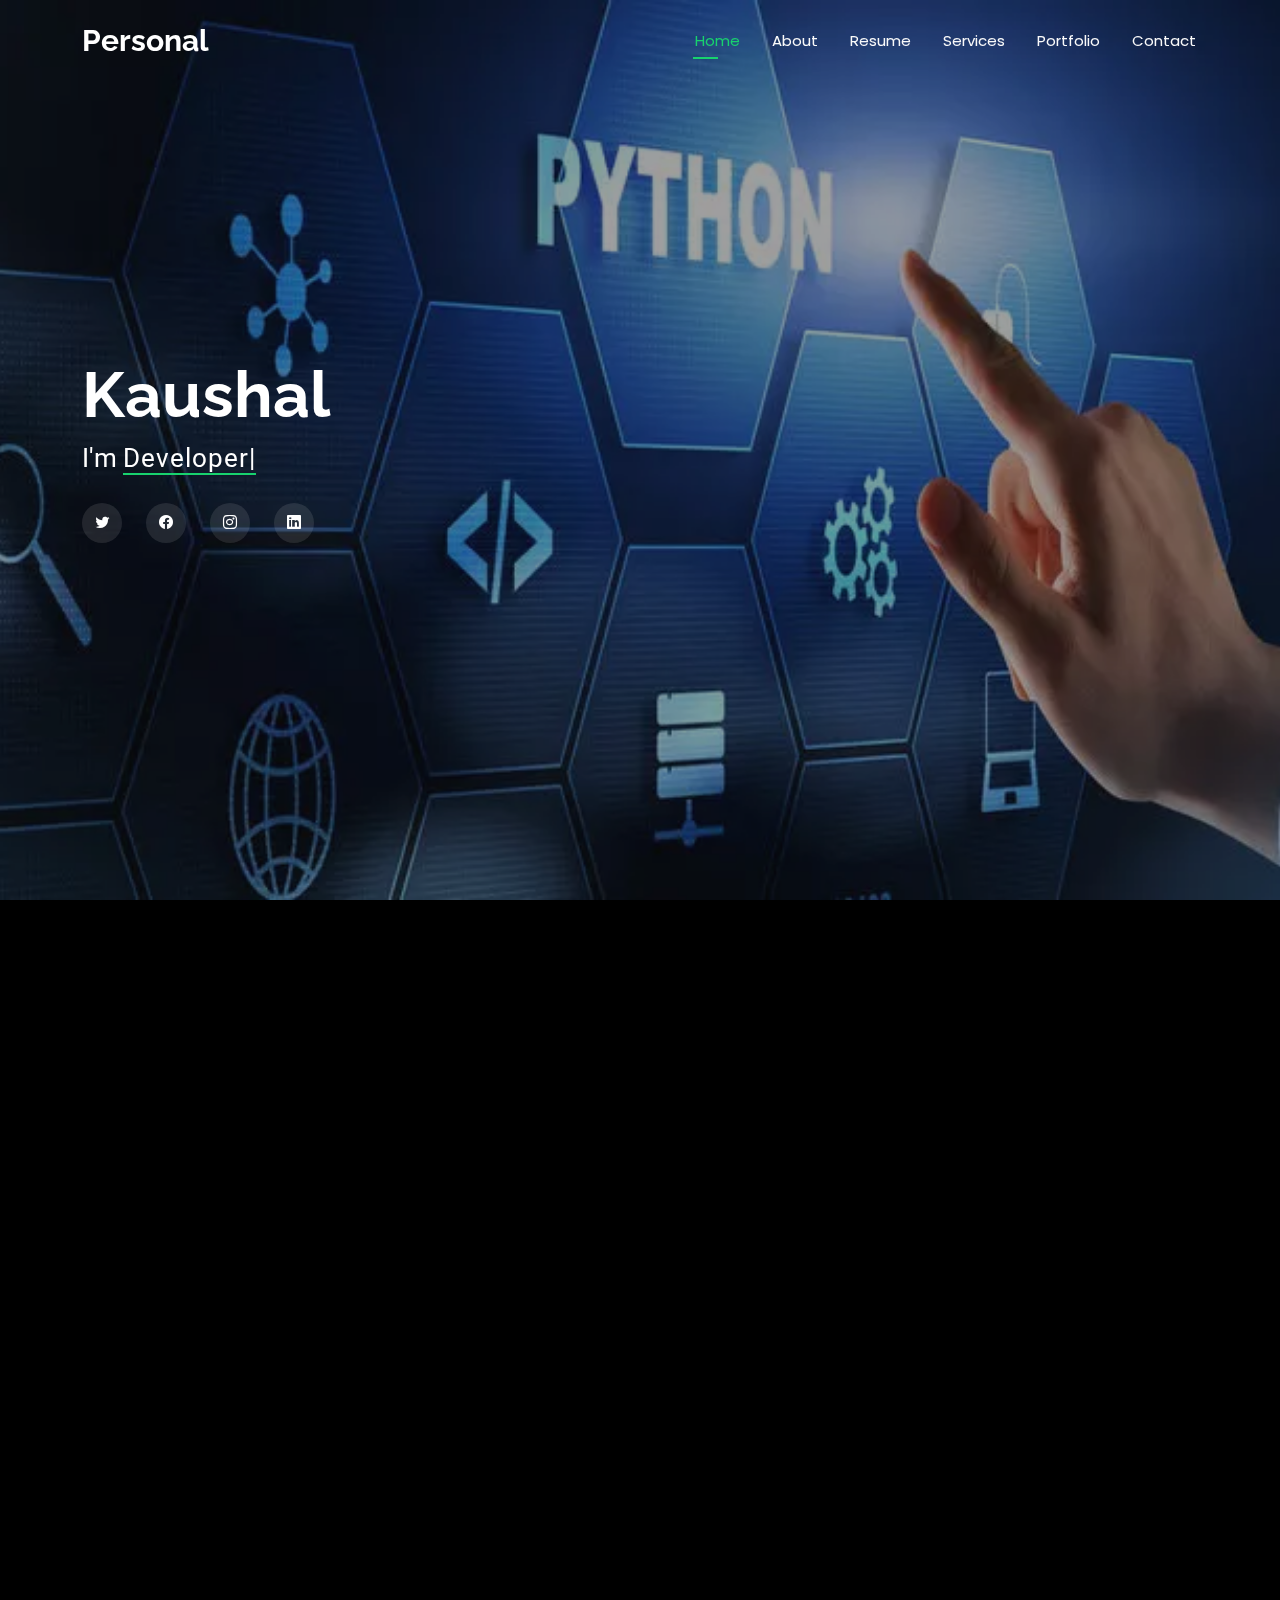
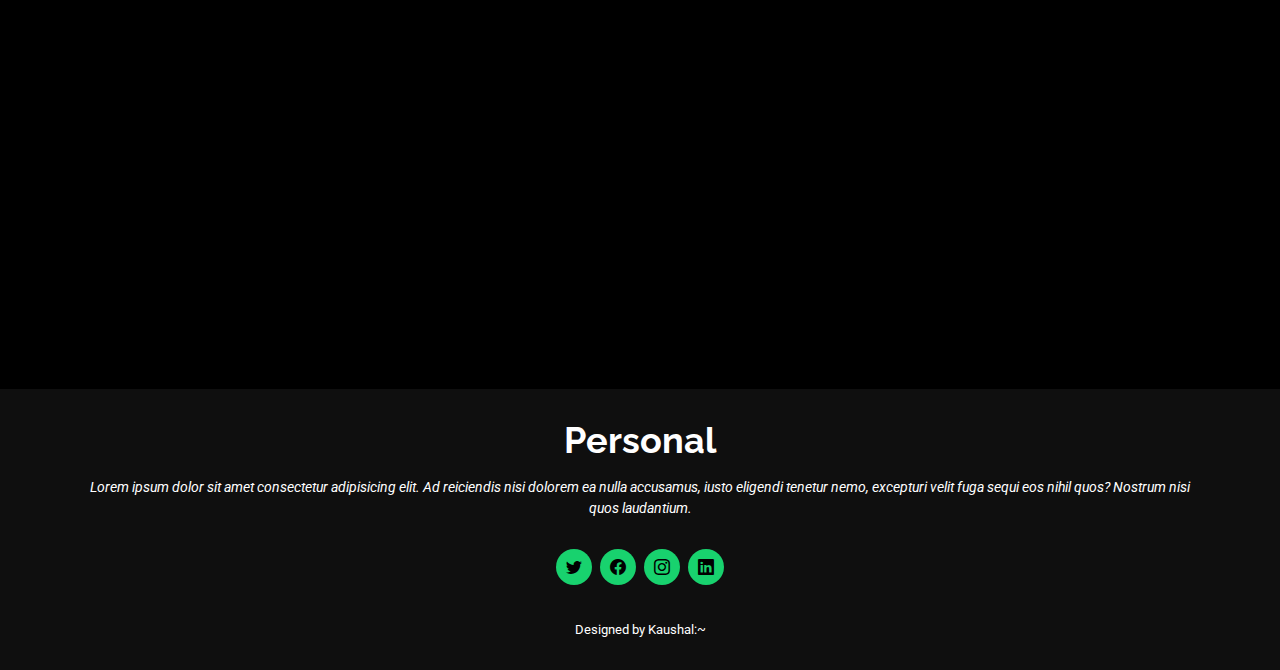
<file: index.html>
<!DOCTYPE html>
<html lang="en">

<head>
  <meta charset="utf-8">
  <meta content="width=device-width, initial-scale=1.0" name="viewport">
  <title>Portfolio</title>
  <meta name="description" content="">
  <meta name="keywords" content="">

  <!-- Favicons -->
  <!-- <link href="assets/img/favicon.png" rel="icon">
  <link href="assets/img/apple-touch-icon.png" rel="apple-touch-icon"> -->

  <!-- Fonts -->
  <link href="https://fonts.googleapis.com" rel="preconnect">
  <link href="https://fonts.gstatic.com" rel="preconnect" crossorigin>
  <link href="https://fonts.googleapis.com/css2?family=Roboto:ital,wght@0,100;0,300;0,400;0,500;0,700;0,900;1,100;1,300;1,400;1,500;1,700;1,900&family=Poppins:ital,wght@0,100;0,200;0,300;0,400;0,500;0,600;0,700;0,800;0,900;1,100;1,200;1,300;1,400;1,500;1,600;1,700;1,800;1,900&family=Raleway:ital,wght@0,100;0,200;0,300;0,400;0,500;0,600;0,700;0,800;0,900;1,100;1,200;1,300;1,400;1,500;1,600;1,700;1,800;1,900&display=swap" rel="stylesheet">

  <!-- Vendor CSS Files -->
  <link href="assets/vendor/bootstrap/css/bootstrap.min.css" rel="stylesheet">
  <link href="assets/vendor/bootstrap-icons/bootstrap-icons.css" rel="stylesheet">
  <link href="assets/vendor/aos/aos.css" rel="stylesheet">
  <link href="assets/vendor/swiper/swiper-bundle.min.css" rel="stylesheet">
  <link href="assets/vendor/glightbox/css/glightbox.min.css" rel="stylesheet">

  <!-- Main CSS File -->
  <link href="assets/css/main.css" rel="stylesheet">


</head>

<body class="index-page">

  <header id="header" class="header d-flex align-items-center fixed-top">
    <div class="container-fluid container-xl position-relative d-flex align-items-center justify-content-between">

      <a href="index.html" class="logo d-flex align-items-center">
        <!-- Uncomment the line below if you also wish to use an image logo -->
        <!-- <img src="assets/img/logo.png" alt=""> -->
        <h1 class="sitename">Personal</h1>
      </a>

      <nav id="navmenu" class="navmenu">
        <ul>
          <li><a href="index.html" class="active">Home</a></li>
          <li><a href="about.html">About</a></li>
          <li><a href="resume.html">Resume</a></li>
          <li><a href="services.html">Services</a></li>
          <li><a href="portfolio.html">Portfolio</a></li>
          <!-- <li class="dropdown"><a href="#"><span>Dropdown</span> <i class="bi bi-chevron-down toggle-dropdown"></i></a>
            <ul>
              <li><a href="#">Dropdown 1</a></li>
              <li class="dropdown"><a href="#"><span>Deep Dropdown</span> <i class="bi bi-chevron-down toggle-dropdown"></i></a>
                <ul>
                  <li><a href="#">Deep Dropdown 1</a></li>
                  <li><a href="#">Deep Dropdown 2</a></li>
                  <li><a href="#">Deep Dropdown 3</a></li>
                  <li><a href="#">Deep Dropdown 4</a></li>
                  <li><a href="#">Deep Dropdown 5</a></li>
                </ul>
              </li>
              <li><a href="#">Dropdown 2</a></li>
              <li><a href="#">Dropdown 3</a></li>
              <li><a href="#">Dropdown 4</a></li>
            </ul>
          </li> -->
          <li><a href="contact.html">Contact</a></li>
        </ul>
        <i class="mobile-nav-toggle d-xl-none bi bi-list"></i>
      </nav>

    </div>
  </header>

  <main class="main">

    <!-- Hero Section -->
    <section id="hero" class="hero section dark-background">

      <img src="assets/img/devloper.jpg" style="opacity: 0.6;" alt="" data-aos="fade-in">

      <div class="container" data-aos="zoom-out" data-aos-delay="100">
        <h2>Kaushal</h2>
        <p>I'm <span class="typed" data-typed-items="Developer, Designer, Freelancer">Developer</span><span class="typed-cursor typed-cursor--blink"></span></p>
        <div class="social-links">
          <a href="#"><i class="bi bi-twitter"></i></a>
          <a href="#"><i class="bi bi-facebook"></i></a>
          <a href="#"><i class="bi bi-instagram"></i></a>
          <a href="#"><i class="bi bi-linkedin"></i></a>
        </div>
        
      </div>

    </section><!-- /Hero Section -->
  </main>
  <div class="page-title" data-aos="fade">
    <div class="heading">
      <div class="container">
        <div class="row d-flex justify-content-center text-center">
          <div class="col-lg-8">
            <h1>About</h1>
            <p class="mb-0">Lorem ipsum dolor sit amet consectetur adipisicing elit. Minima repudiandae consequatur iste nam, eos eum.</p>
          </div>
        </div>
      </div>
    </div>
    <nav class="breadcrumbs">
      <div class="container">
        <ol>
          <li><a href="index.html">Home</a></li>
          <li class="current">About</li>
        </ol>
      </div>
    </nav>
  </div>
  <!-- About  -->
  <section id="about" class="about section">

    <div class="container" data-aos="fade-up" data-aos-delay="100">

      <div class="row gy-4 justify-content-center">
        <div class="col-lg-4">
          <img src="assets/img/ks2 .jpg" class="img-fluid rounded-circle" alt="">
        </div>
        <div class="col-lg-8 content">
          <h2>Freelancer &amp; Web Developer.</h2>
          <p class="fst-italic py-3">
            Lorem ipsum dolor sit amet, consectetur adipiscing elit, sed do eiusmod tempor incididunt ut labore et dolore
            magna aliqua.
          </p>
          <div class="row">
            <div class="col-lg-6">
              <ul>
                <li><i class="bi bi-chevron-right"></i> <strong>Birthday:</strong> <span>10 may 2000</span></li>
                <li><i class="bi bi-chevron-right"></i> <strong>Website:</strong> <span>www.example.com</span></li>
                <li><i class="bi bi-chevron-right"></i> <strong>Phone:</strong> <span>+123 456 7890</span></li>
                <li><i class="bi bi-chevron-right"></i> <strong>City:</strong> <span>Rajkot , Ahemdabad </span></li>
              </ul>
            </div>
            <div class="col-lg-6">
              <ul>
                <li><i class="bi bi-chevron-right"></i> <strong>Age:</strong> <span>20</span></li>
                <li><i class="bi bi-chevron-right"></i> <strong>Degree:</strong> <span>Master</span></li>
                <li><i class="bi bi-chevron-right"></i> <strong>Email:</strong> <span>email@example.com</span></li>
                <li><i class="bi bi-chevron-right"></i> <strong>Freelance:</strong> <span>Available</span></li>
              </ul>
            </div>
          </div>
          <p class="py-3">
            Lorem ipsum dolor sit amet consectetur adipisicing elit. Neque, et consectetur earum cumque sequi natus nulla beatae dolorum nesciunt. Tenetur veritatis error aperiam animi quaerat.
          </p>
        </div>
      </div>

    </div>

  </section>
  <!-- Stats Section -->
  <section id="stats" class="stats section">

    <div class="container" data-aos="fade-up" data-aos-delay="100">

      <div class="row gy-4">

        <div class="col-lg-3 col-md-6 d-flex flex-column align-items-center">
          <i class="bi bi-emoji-smile"></i>
          <div class="stats-item">
            <span data-purecounter-start="0" data-purecounter-end="232" data-purecounter-duration="1" class="purecounter"></span>
            <p>Happy Clients</p>
          </div>
        </div><!-- End Stats Item -->

        <div class="col-lg-3 col-md-6 d-flex flex-column align-items-center">
          <i class="bi bi-journal-richtext"></i>
          <div class="stats-item">
            <span data-purecounter-start="0" data-purecounter-end="521" data-purecounter-duration="1" class="purecounter"></span>
            <p>Projects</p>
          </div>
        </div><!-- End Stats Item -->

        <div class="col-lg-3 col-md-6 d-flex flex-column align-items-center">
          <i class="bi bi-headset"></i>
          <div class="stats-item">
            <span data-purecounter-start="0" data-purecounter-end="1463" data-purecounter-duration="1" class="purecounter"></span>
            <p>Hours Of Support</p>
          </div>
        </div><!-- End Stats Item -->

        <div class="col-lg-3 col-md-6 d-flex flex-column align-items-center">
          <i class="bi bi-people"></i>
          <div class="stats-item">
            <span data-purecounter-start="0" data-purecounter-end="15" data-purecounter-duration="1" class="purecounter"></span>
            <p>Hard Workers</p>
          </div>
        </div><!-- End Stats Item -->

      </div>

    </div>

  </section>
  <!-- Skills Section -->
  <section id="skills" class="skills section">

    <!-- Section Title -->
    <div class="container section-title" data-aos="fade-up">
      <h2>Skills</h2>
      <div><span>My</span> <span class="description-title">Skills</span></div>
    </div><!-- End Section Title -->

    <div class="container" data-aos="fade-up" data-aos-delay="100">

      <div class="row skills-content skills-animation">

        <div class="col-lg-6">

          <div class="progress">
            <span class="skill"><span>HTML</span> <i class="val">100%</i></span>
            <div class="progress-bar-wrap">
              <div class="progress-bar" role="progressbar" aria-valuenow="100" aria-valuemin="0" aria-valuemax="100"></div>
            </div>
          </div><!-- End Skills Item -->

          <div class="progress">
            <span class="skill"><span>CSS</span> <i class="val">90%</i></span>
            <div class="progress-bar-wrap">
              <div class="progress-bar" role="progressbar" aria-valuenow="90" aria-valuemin="0" aria-valuemax="100"></div>
            </div>
          </div><!-- End Skills Item -->

          <div class="progress">
            <span class="skill"><span>JavaScript</span> <i class="val">75%</i></span>
            <div class="progress-bar-wrap">
              <div class="progress-bar" role="progressbar" aria-valuenow="75" aria-valuemin="0" aria-valuemax="100"></div>
            </div>
          </div><!-- End Skills Item -->

        </div>

        <div class="col-lg-6">

          <div class="progress">
            <span class="skill"><span>Bootstrap</span> <i class="val">80%</i></span>
            <div class="progress-bar-wrap">
              <div class="progress-bar" role="progressbar" aria-valuenow="80" aria-valuemin="0" aria-valuemax="100"></div>
            </div>
          </div><!-- End Skills Item -->

          <div class="progress">
            <span class="skill"><span>Python</span> <i class="val">90%</i></span>
            <div class="progress-bar-wrap">
              <div class="progress-bar" role="progressbar" aria-valuenow="90" aria-valuemin="0" aria-valuemax="100"></div>
            </div>
          </div><!-- End Skills Item -->

          <div class="progress">
            <span class="skill"><span>JQuaey</span> <i class="val">55%</i></span>
            <div class="progress-bar-wrap">
              <div class="progress-bar" role="progressbar" aria-valuenow="55" aria-valuemin="0" aria-valuemax="100"></div>
            </div>
          </div><!-- End Skills Item -->

        </div>

      </div>

    </div>

  </section>
<!-- Testimonials Section -->
  <section id="testimonials" class="testimonials section">

    <!-- Section Title -->
    <div class="container section-title" data-aos="fade-up">
      <h2>Testimonials</h2>
      <div><span>Check my</span> <span class="description-title">Testimonials</span></div>
    </div><!-- End Section Title -->

    <div class="container" data-aos="fade-up" data-aos-delay="100">

      <div class="swiper init-swiper" data-speed="600" data-delay="5000" data-breakpoints="{ &quot;320&quot;: { &quot;slidesPerView&quot;: 1, &quot;spaceBetween&quot;: 40 }, &quot;1200&quot;: { &quot;slidesPerView&quot;: 3, &quot;spaceBetween&quot;: 40 } }">
        <script type="application/json" class="swiper-config">
          {
            "loop": true,
            "speed": 600,
            "autoplay": {
              "delay": 5000
            },
            "slidesPerView": "auto",
            "pagination": {
              "el": ".swiper-pagination",
              "type": "bullets",
              "clickable": true
            },
            "breakpoints": {
              "320": {
                "slidesPerView": 1,
                "spaceBetween": 40
              },
              "1200": {
                "slidesPerView": 3,
                "spaceBetween": 20
              }
            }
          }
        </script>
        <div class="swiper-wrapper">

          <div class="swiper-slide">
            <div class="testimonial-item" "="">
          <p>
            <i class=" bi bi-quote quote-icon-left"></i>
              <span>Proin iaculis purus consequat sem cure digni ssim donec porttitora entum suscipit rhoncus. Accusantium quam, ultricies eget id, aliquam eget nibh et. Maecen aliquam, risus at semper.</span>
              <i class="bi bi-quote quote-icon-right"></i>
              </p>
              <img src="assets/img/testimonials/testimonials-1.jpg" class="testimonial-img" alt="">
              <h3>Saul Goodman</h3>
              <h4>Ceo &amp; Founder</h4>
            </div>
          </div><!-- End testimonial item -->

          <div class="swiper-slide">
            <div class="testimonial-item">
              <p>
                <i class="bi bi-quote quote-icon-left"></i>
                <span>Export tempor illum tamen malis malis eram quae irure esse labore quem cillum quid malis quorum velit fore eram velit sunt aliqua noster fugiat irure amet legam anim culpa.</span>
                <i class="bi bi-quote quote-icon-right"></i>
              </p>
              <img src="assets/img/testimonials/testimonials-2.jpg" class="testimonial-img" alt="">
              <h3>Sara Wilsson</h3>
              <h4>Designer</h4>
            </div>
          </div><!-- End testimonial item -->

          <div class="swiper-slide">
            <div class="testimonial-item">
              <p>
                <i class="bi bi-quote quote-icon-left"></i>
                <span>Enim nisi quem export duis labore cillum quae magna enim sint quorum nulla quem veniam duis minim tempor labore quem eram duis noster aute amet eram fore quis sint minim.</span>
                <i class="bi bi-quote quote-icon-right"></i>
              </p>
              <img src="assets/img/testimonials/testimonials-3.jpg" class="testimonial-img" alt="">
              <h3>Jena Karlis</h3>
              <h4>Store Owner</h4>
            </div>
          </div><!-- End testimonial item -->

          <div class="swiper-slide">
            <div class="testimonial-item">
              <p>
                <i class="bi bi-quote quote-icon-left"></i>
                <span>Fugiat enim eram quae cillum dolore dolor amet nulla culpa multos export minim fugiat dolor enim duis veniam ipsum anim magna sunt elit fore quem dolore labore illum veniam.</span>
                <i class="bi bi-quote quote-icon-right"></i>
              </p>
              <img src="assets/img/testimonials/testimonials-4.jpg" class="testimonial-img" alt="">
              <h3>Matt Brandon</h3>
              <h4>Freelancer</h4>
            </div>
          </div><!-- End testimonial item -->

          <div class="swiper-slide">
            <div class="testimonial-item">
              <p>
                <i class="bi bi-quote quote-icon-left"></i>
                <span>Quis quorum aliqua sint quem legam fore sunt eram irure aliqua veniam tempor noster veniam sunt culpa nulla illum cillum fugiat legam esse veniam culpa fore nisi cillum quid.</span>
                <i class="bi bi-quote quote-icon-right"></i>
              </p>
              <img src="assets/img/testimonials/testimonials-5.jpg" class="testimonial-img" alt="">
              <h3>John Larson</h3>
              <h4>Entrepreneur</h4>
            </div>
          </div><!-- End testimonial item -->

        </div>
        <div class="swiper-pagination"></div>
      </div>

    </div>

  </section>
  <!-- Page Title -->
  <div class="page-title" data-aos="fade">
    <div class="heading">
      <div class="container">
        <div class="row d-flex justify-content-center text-center">
          <div class="col-lg-8">
            <h1>Resume</h1>
            <p class="mb-0">Odio et unde deleniti. Deserunt numquam exercitationem. Officiis quo odio sint voluptas consequatur ut a odio voluptatem. Sit dolorum debitis veritatis natus dolores. Quasi ratione sint. Sit quaerat ipsum dolorem.</p>
          </div>
        </div>
      </div>
    </div>
    <nav class="breadcrumbs">
      <div class="container">
        <ol>
          <li><a href="index.html">Home</a></li>
          <li class="current">Resume</li>
        </ol>
      </div>
    </nav>
  </div>
  <!-- Resume Section -->
  <section id="resume" class="resume section">

    <div class="container">

      <div class="row">

        <div class="col-lg-6" data-aos="fade-up" data-aos-delay="100">
          <h3 class="resume-title">Sumary</h3>

          <div class="resume-item pb-0">
            <h4>Brandon Johnson</h4>
            <p><em>
              Lorem ipsum dolor sit amet consectetur adipisicing elit. Nam nihil, reprehenderit ullam tempora labore nemo impedit. Harum optio omnis dolor!
            </em></p>
            <ul>
              <li>Rajkor</li>
              <li>456-7891</li>
              <li>example@.com</li>
            </ul>
          </div><!-- Edn Resume Item -->

          <h3 class="resume-title">Education</h3>
          <div class="resume-item">
            <h4>Std 10 <sup>th</sup>  &  Std 12 <sup>th</sup></h4> 
            <h5>2015 - 2016</h5>
            <p><em>Rochester Institute of Technology, Rochester, NY</em></p>
            <p>Qui deserunt veniam. Et sed aliquam labore tempore sed quisquam iusto autem sit. Ea vero voluptatum qui ut dignissimos deleniti nerada porti sand markend</p>
          </div><!-- Edn Resume Item -->

          <div class="resume-item">
            <h4>College</h4>
            <h5>2010 - 2014</h5>
            <p><em>Rochester Institute of Technology, Rochester, NY</em></p>
            <p>Quia nobis sequi est occaecati aut. Repudiandae et iusto quae reiciendis et quis Eius vel ratione eius unde vitae rerum voluptates asperiores voluptatem Earum molestiae consequatur neque etlon sader mart dila</p>
          </div><!-- Edn Resume Item -->

          <a href="Resume 1.pdf" target="_blank" class="btn btn-outline-success my-4">Resume</a>

        </div>

        <div class="col-lg-6" data-aos="fade-up" data-aos-delay="200">
          <h3 class="resume-title">Professional Experience</h3>
          <div class="resume-item">
            <h4>Senior graphic design specialist</h4>
            <h5>2019 - Present</h5>
            <p><em>Experion, New York, NY </em></p>
            <ul>
              <li>Lead in the design, development, and implementation of the graphic, layout, and production communication materials</li>
              <li>Delegate tasks to the 7 members of the design team and provide counsel on all aspects of the project. </li>
              <li>Supervise the assessment of all graphic materials in order to ensure quality and accuracy of the design</li>
              <li>Oversee the efficient use of production project budgets ranging from $2,000 - $25,000</li>
            </ul>
          </div><!-- Edn Resume Item -->

          <div class="resume-item">
            <h4>Graphic design specialist</h4>
            <h5>2017 - 2018</h5>
            <p><em>Stepping Stone Advertising, New York, NY</em></p>
            <ul>
              <li>Developed numerous marketing programs (logos, brochures,infographics, presentations, and advertisements).</li>
              <li>Managed up to 5 projects or tasks at a given time while under pressure</li>
              <li>Recommended and consulted with clients on the most appropriate graphic design</li>
              <li>Created 4+ design presentations and proposals a month for clients and account managers</li>
            </ul>
          </div><!-- Edn Resume Item -->

        </div>
        
      </div>
  
    </div>
        
  </section>
  <!-- Page Title -->
  <div class="page-title" data-aos="fade">
    <div class="heading">
      <div class="container">
        <div class="row d-flex justify-content-center text-center">
          <div class="col-lg-8">
            <h1>Services</h1>
            <p class="mb-0">Odio et unde deleniti. Deserunt numquam exercitationem. Officiis quo odio sint voluptas consequatur ut a odio voluptatem. Sit dolorum debitis veritatis natus dolores. Quasi ratione sint. Sit quaerat ipsum dolorem.</p>
          </div>
        </div>
      </div>
    </div>
    <nav class="breadcrumbs">
      <div class="container">
        <ol>
          <li><a href="index.html">Home</a></li>
          <li class="current">Services</li>
        </ol>
      </div>
    </nav>
  </div>
  <!-- Services Section -->
  <section id="services" class="services section">

    <div class="container">

      <div class="row gy-4">

        <div class="col-lg-4 col-md-6" data-aos="fade-up" data-aos-delay="100">
          <div class="service-item  position-relative">
            <div class="icon">
              <!-- <i class="bi bi-activity"></i> -->
              <i class="bi bi-palette-fill"></i>
            </div>
            <a href="service-details.html" class="stretched-link">
              <h3>Ui/Ux Design</h3>
            </a>
            <p>Provident nihil minus qui consequatur non omnis maiores. Eos accusantium minus dolores iure perferendis tempore et consequatur.</p>
          </div>
        </div><!-- End Service Item -->

        <div class="col-lg-4 col-md-6" data-aos="fade-up" data-aos-delay="200">
          <div class="service-item position-relative">
            <div class="icon">
              <!-- <i class="bi bi-broadcast"></i> -->
              <i class="bi bi-laptop-fill"></i>
            </div>
            <a href="service-details.html" class="stretched-link">
              <h3>Web Devlopment</h3>
            </a>
            <p>Ut autem aut autem non a. Sint sint sit facilis nam iusto sint. Libero corrupti neque eum hic non ut nesciunt dolorem.</p>
          </div>
        </div><!-- End Service Item -->

        <div class="col-lg-4 col-md-6" data-aos="fade-up" data-aos-delay="300">
          <div class="service-item position-relative">
            <div class="icon">
              <!-- <i class="bi bi-easel"></i> -->
              <i class="bi bi-briefcase-fill"></i>
            </div>
            <a href="service-details.html" class="stretched-link">
              <h3>Freelancer</h3>
            </a>
            <p>Ut excepturi voluptatem nisi sed. Quidem fuga consequatur. Minus ea aut. Vel qui id voluptas adipisci eos earum corrupti.</p>
          </div>
        </div><!-- End Service Item -->

        <!-- <div class="col-lg-4 col-md-6" data-aos="fade-up" data-aos-delay="400">
          <div class="service-item position-relative">
            <div class="icon">
              <i class="bi bi-bounding-box-circles"></i>
            </div>
            <a href="service-details.html" class="stretched-link">
              <h3>Asperiores Commodit</h3>
            </a>
            <p>Non et temporibus minus omnis sed dolor esse consequatur. Cupiditate sed error ea fuga sit provident adipisci neque.</p>
            <a href="service-details.html" class="stretched-link"></a>
          </div>
        </div> -->
        <!-- End Service Item -->

        <!-- <div class="col-lg-4 col-md-6" data-aos="fade-up" data-aos-delay="500">
          <div class="service-item position-relative">
            <div class="icon">
              <i class="bi bi-calendar4-week"></i>
            </div>
            <a href="service-details.html" class="stretched-link">
              <h3>Velit Doloremque</h3>
            </a>
            <p>Cumque et suscipit saepe. Est maiores autem enim facilis ut aut ipsam corporis aut. Sed animi at autem alias eius labore.</p>
            <a href="service-details.html" class="stretched-link"></a>
          </div>
        </div> -->
        <!-- End Service Item -->

        <!-- <div class="col-lg-4 col-md-6" data-aos="fade-up" data-aos-delay="600">
          <div class="service-item position-relative">
            <div class="icon">
              <i class="bi bi-chat-square-text"></i>
            </div>
            <a href="service-details.html" class="stretched-link">
              <h3>Dolori Architecto</h3>
            </a>
            <p>Hic molestias ea quibusdam eos. Fugiat enim doloremque aut neque non et debitis iure. Corrupti recusandae ducimus enim.</p>
            <a href="service-details.html" class="stretched-link"></a>
          </div>
        </div> -->
        <!-- End Service Item -->

      </div>

    </div>

  </section>
  <!-- Page Title -->
  <div class="page-title" data-aos="fade">
    <div class="heading">
      <div class="container">
        <div class="row d-flex justify-content-center text-center">
          <div class="col-lg-8">
            <h1>Portfolio</h1>
            <p class="mb-0">Odio et unde deleniti. Deserunt numquam exercitationem. Officiis quo odio sint voluptas consequatur ut a odio voluptatem. Sit dolorum debitis veritatis natus dolores. Quasi ratione sint. Sit quaerat ipsum dolorem.</p>
          </div>
        </div>
      </div>
    </div>
    <nav class="breadcrumbs">
      <div class="container">
        <ol>
          <li><a href="index.html">Home</a></li>
          <li class="current">Portfolio</li>
        </ol>
      </div>
    </nav>
  </div>
  <!-- Portfolio Section -->
  <section id="portfolio" class="portfolio section">

    <div class="container">

      <div class="isotope-layout" data-default-filter="*" data-layout="masonry" data-sort="original-order">

        <ul class="portfolio-filters isotope-filters" data-aos="fade-up" data-aos-delay="100">
          <li data-filter="*" class="filter-active">All</li>
          <li data-filter=".filter-app">App</li>
          <li data-filter=".filter-product">Product</li>
          <li data-filter=".filter-branding">Branding</li>
          <li data-filter=".filter-books">Books</li>
        </ul><!-- End Portfolio Filters -->

        <div class="row gy-4 isotope-container" data-aos="fade-up" data-aos-delay="200">

          <div class="col-lg-4 col-md-6 portfolio-item isotope-item filter-app">
            <div class="portfolio-content h-100">
              <img src="assets/img/portfolio/app-1.jpg" class="img-fluid" alt="">
              <div class="portfolio-info">
                <h4>App 1</h4>
                <p>Lorem ipsum, dolor sit amet consectetur</p>
                <a href="assets/img/portfolio/app-1.jpg" title="App 1" data-gallery="portfolio-gallery-app" class="glightbox preview-link"><i class="bi bi-zoom-in"></i></a>
                <a href="portfolio-details.html" title="More Details" class="details-link"><i class="bi bi-link-45deg"></i></a>
              </div>
            </div>
          </div><!-- End Portfolio Item -->

          <div class="col-lg-4 col-md-6 portfolio-item isotope-item filter-product">
            <div class="portfolio-content h-100">
              <img src="assets/img/portfolio/product-1.jpg" class="img-fluid" alt="">
              <div class="portfolio-info">
                <h4>Product 1</h4>
                <p>Lorem ipsum, dolor sit amet consectetur</p>
                <a href="assets/img/portfolio/product-1.jpg" title="Product 1" data-gallery="portfolio-gallery-product" class="glightbox preview-link"><i class="bi bi-zoom-in"></i></a>
                <a href="portfolio-details.html" title="More Details" class="details-link"><i class="bi bi-link-45deg"></i></a>
              </div>
            </div>
          </div><!-- End Portfolio Item -->

          <div class="col-lg-4 col-md-6 portfolio-item isotope-item filter-branding">
            <div class="portfolio-content h-100">
              <img src="assets/img/portfolio/branding-1.jpg" class="img-fluid" alt="">
              <div class="portfolio-info">
                <h4>Branding 1</h4>
                <p>Lorem ipsum, dolor sit amet consectetur</p>
                <a href="assets/img/portfolio/branding-1.jpg" title="Branding 1" data-gallery="portfolio-gallery-branding" class="glightbox preview-link"><i class="bi bi-zoom-in"></i></a>
                <a href="portfolio-details.html" title="More Details" class="details-link"><i class="bi bi-link-45deg"></i></a>
              </div>
            </div>
          </div><!-- End Portfolio Item -->

          <div class="col-lg-4 col-md-6 portfolio-item isotope-item filter-books">
            <div class="portfolio-content h-100">
              <img src="assets/img/portfolio/books-1.jpg" class="img-fluid" alt="">
              <div class="portfolio-info">
                <h4>Books 1</h4>
                <p>Lorem ipsum, dolor sit amet consectetur</p>
                <a href="assets/img/portfolio/books-1.jpg" title="Branding 1" data-gallery="portfolio-gallery-book" class="glightbox preview-link"><i class="bi bi-zoom-in"></i></a>
                <a href="portfolio-details.html" title="More Details" class="details-link"><i class="bi bi-link-45deg"></i></a>
              </div>
            </div>
          </div><!-- End Portfolio Item -->

          <div class="col-lg-4 col-md-6 portfolio-item isotope-item filter-app">
            <div class="portfolio-content h-100">
              <img src="assets/img/portfolio/app-2.jpg" class="img-fluid" alt="">
              <div class="portfolio-info">
                <h4>App 2</h4>
                <p>Lorem ipsum, dolor sit amet consectetur</p>
                <a href="assets/img/portfolio/app-2.jpg" title="App 2" data-gallery="portfolio-gallery-app" class="glightbox preview-link"><i class="bi bi-zoom-in"></i></a>
                <a href="portfolio-details.html" title="More Details" class="details-link"><i class="bi bi-link-45deg"></i></a>
              </div>
            </div>
          </div><!-- End Portfolio Item -->

          <div class="col-lg-4 col-md-6 portfolio-item isotope-item filter-product">
            <div class="portfolio-content h-100">
              <img src="assets/img/portfolio/product-2.jpg" class="img-fluid" alt="">
              <div class="portfolio-info">
                <h4>Product 2</h4>
                <p>Lorem ipsum, dolor sit amet consectetur</p>
                <a href="assets/img/portfolio/product-2.jpg" title="Product 2" data-gallery="portfolio-gallery-product" class="glightbox preview-link"><i class="bi bi-zoom-in"></i></a>
                <a href="portfolio-details.html" title="More Details" class="details-link"><i class="bi bi-link-45deg"></i></a>
              </div>
            </div>
          </div><!-- End Portfolio Item -->

          <div class="col-lg-4 col-md-6 portfolio-item isotope-item filter-branding">
            <div class="portfolio-content h-100">
              <img src="assets/img/portfolio/branding-2.jpg" class="img-fluid" alt="">
              <div class="portfolio-info">
                <h4>Branding 2</h4>
                <p>Lorem ipsum, dolor sit amet consectetur</p>
                <a href="assets/img/portfolio/branding-2.jpg" title="Branding 2" data-gallery="portfolio-gallery-branding" class="glightbox preview-link"><i class="bi bi-zoom-in"></i></a>
                <a href="portfolio-details.html" title="More Details" class="details-link"><i class="bi bi-link-45deg"></i></a>
              </div>
            </div>
          </div><!-- End Portfolio Item -->

          <div class="col-lg-4 col-md-6 portfolio-item isotope-item filter-books">
            <div class="portfolio-content h-100">
              <img src="assets/img/portfolio/books-2.jpg" class="img-fluid" alt="">
              <div class="portfolio-info">
                <h4>Books 2</h4>
                <p>Lorem ipsum, dolor sit amet consectetur</p>
                <a href="assets/img/portfolio/books-2.jpg" title="Branding 2" data-gallery="portfolio-gallery-book" class="glightbox preview-link"><i class="bi bi-zoom-in"></i></a>
                <a href="portfolio-details.html" title="More Details" class="details-link"><i class="bi bi-link-45deg"></i></a>
              </div>
            </div>
          </div><!-- End Portfolio Item -->

          <div class="col-lg-4 col-md-6 portfolio-item isotope-item filter-app">
            <div class="portfolio-content h-100">
              <img src="assets/img/portfolio/app-3.jpg" class="img-fluid" alt="">
              <div class="portfolio-info">
                <h4>App 3</h4>
                <p>Lorem ipsum, dolor sit amet consectetur</p>
                <a href="assets/img/portfolio/app-3.jpg" title="App 3" data-gallery="portfolio-gallery-app" class="glightbox preview-link"><i class="bi bi-zoom-in"></i></a>
                <a href="portfolio-details.html" title="More Details" class="details-link"><i class="bi bi-link-45deg"></i></a>
              </div>
            </div>
          </div><!-- End Portfolio Item -->

          <div class="col-lg-4 col-md-6 portfolio-item isotope-item filter-product">
            <div class="portfolio-content h-100">
              <img src="assets/img/portfolio/product-3.jpg" class="img-fluid" alt="">
              <div class="portfolio-info">
                <h4>Product 3</h4>
                <p>Lorem ipsum, dolor sit amet consectetur</p>
                <a href="assets/img/portfolio/product-3.jpg" title="Product 3" data-gallery="portfolio-gallery-product" class="glightbox preview-link"><i class="bi bi-zoom-in"></i></a>
                <a href="portfolio-details.html" title="More Details" class="details-link"><i class="bi bi-link-45deg"></i></a>
              </div>
            </div>
          </div><!-- End Portfolio Item -->

          <div class="col-lg-4 col-md-6 portfolio-item isotope-item filter-branding">
            <div class="portfolio-content h-100">
              <img src="assets/img/portfolio/branding-3.jpg" class="img-fluid" alt="">
              <div class="portfolio-info">
                <h4>Branding 3</h4>
                <p>Lorem ipsum, dolor sit amet consectetur</p>
                <a href="assets/img/portfolio/branding-3.jpg" title="Branding 2" data-gallery="portfolio-gallery-branding" class="glightbox preview-link"><i class="bi bi-zoom-in"></i></a>
                <a href="portfolio-details.html" title="More Details" class="details-link"><i class="bi bi-link-45deg"></i></a>
              </div>
            </div>
          </div><!-- End Portfolio Item -->

          <div class="col-lg-4 col-md-6 portfolio-item isotope-item filter-books">
            <div class="portfolio-content h-100">
              <img src="assets/img/portfolio/books-3.jpg" class="img-fluid" alt="">
              <div class="portfolio-info">
                <h4>Books 3</h4>
                <p>Lorem ipsum, dolor sit amet consectetur</p>
                <a href="assets/img/portfolio/books-3.jpg" title="Branding 3" data-gallery="portfolio-gallery-book" class="glightbox preview-link"><i class="bi bi-zoom-in"></i></a>
                <a href="portfolio-details.html" title="More Details" class="details-link"><i class="bi bi-link-45deg"></i></a>
              </div>
            </div>
          </div><!-- End Portfolio Item -->

        </div><!-- End Portfolio Container -->

      </div>

    </div>

  </section>
  <!-- Page Title -->
  <div class="page-title" data-aos="fade">
    <div class="heading">
      <div class="container">
        <div class="row d-flex justify-content-center text-center">
          <div class="col-lg-8">
            <h1>Contact</h1>
            <p class="mb-0">Odio et unde deleniti. Deserunt numquam exercitationem. Officiis quo odio sint voluptas consequatur ut a odio voluptatem. Sit dolorum debitis veritatis natus dolores. Quasi ratione sint. Sit quaerat ipsum dolorem.</p>
          </div>
        </div>
      </div>
    </div>
    <nav class="breadcrumbs">
      <div class="container">
        <ol>
          <li><a href="index.html">Home</a></li>
          <li class="current">Contact</li>
        </ol>
      </div>
    </nav>
  </div>

   <!-- Contact Section -->
   <section id="contact" class="contact section">

    <div class="container" data-aos="fade-up" data-aos-delay="100">

      <div class="row gy-4">

        <div class="col-md-6">
          <div class="info-item d-flex align-items-center" data-aos="fade-up" data-aos-delay="200">
            <i class="icon bi bi-geo-alt flex-shrink-0"></i>
            <div>
              <h3>Address</h3>
              <p>Ahemdabad city</p>
            </div>
          </div>
        </div><!-- End Info Item -->

        <div class="col-md-6">
          <div class="info-item d-flex align-items-center" data-aos="fade-up" data-aos-delay="300">
            <i class="icon bi bi-telephone flex-shrink-0"></i>
            <div>
              <h3>Call Me</h3>
              <p>+1 5589 55488 55</p>
            </div>
          </div>
        </div><!-- End Info Item -->

        <div class="col-md-6">
          <div class="info-item d-flex align-items-center" data-aos="fade-up" data-aos-delay="400">
            <i class="icon bi bi-envelope flex-shrink-0"></i>
            <div>
              <h3>Email Us</h3>
              <p>info@example.com</p>
            </div>
          </div>
        </div><!-- End Info Item -->

        <div class="col-md-6">
          <div class="info-item d-flex align-items-center" data-aos="fade-up" data-aos-delay="500">
            <i class="icon bi bi-share flex-shrink-0"></i>
            <div>
              <h3>Social Profiles</h3>
              <div class="social-links">
                <a href="#"><i class="bi bi-twitter"></i></a>
                <a href="#"><i class="bi bi-facebook"></i></a>
                <a href="#"><i class="bi bi-instagram"></i></a>
                <!-- <a href="#"><i class="bi bi-skype"></i></a> -->
                <a href="#"><i class="bi bi-linkedin"></i></a>
              </div>
            </div>
          </div>
        </div><!-- End Info Item -->

      </div>

      <form action="forms/contact.php" method="post" class="php-email-form" data-aos="fade-up" data-aos-delay="600">
        <div class="row gy-4">

          <div class="col-md-6">
            <input type="text" name="name" class="form-control" placeholder="Your Name" required="">
          </div>

          <div class="col-md-6 ">
            <input type="email" class="form-control" name="email" placeholder="Your Email" required="">
          </div>

          <div class="col-md-12">
            <input type="text" class="form-control" name="subject" placeholder="Subject" required="">
          </div>

          <div class="col-md-12">
            <textarea class="form-control" name="message" rows="6" placeholder="Message" required=""></textarea>
          </div>

          <div class="col-md-12 text-center">
            <div class="loading">Loading</div>
            <div class="error-message"></div>
            <div class="sent-message">Your message has been sent. Thank you!</div>

            <button type="submit">Send Message</button>
          </div>

        </div>
      </form><!-- End Contact Form -->

    </div>

  </section>
  

  <footer id="footer" class="footer dark-background">
    <div class="container">
      <h3 class="sitename">Personal</h3>
      <p>Lorem ipsum dolor sit amet consectetur adipisicing elit. Ad reiciendis nisi dolorem ea nulla accusamus, iusto eligendi tenetur nemo, excepturi velit fuga sequi eos nihil quos? Nostrum nisi quos laudantium.</p>
      <div class="social-links d-flex justify-content-center">
        <a href=""><i class="bi bi-twitter"></i></a>
        <a href=""><i class="bi bi-facebook"></i></a>
        <a href=""><i class="bi bi-instagram"></i></a>
        <!-- <a href=""><i class="bi bi-skype"></i></a> -->
        <a href=""><i class="bi bi-linkedin"></i></a>
      </div>
      <div class="container">
        <!-- <div class="copyright">
          <span>Copyright</span> <strong class="px-1 sitename">Personal</strong> <span>All Rights Reserved</span>
        </div> -->
        <div class="credits">
          <!-- All the links in the footer should remain intact. -->
          <!-- You can delete the links only if you've purchased the pro version. -->
          <!-- Licensing information: https://bootstrapmade.com/license/ -->
          <!-- Purchase the pro version with working PHP/AJAX contact form: [buy-url] -->
          Designed by Kaushal:~
        </div>
      </div>
    </div>
  </footer>

  <!-- Scroll Top -->
  <a href="#" id="scroll-top" class="scroll-top d-flex align-items-center justify-content-center"><i class="bi bi-arrow-up-short"></i></a>

  <!-- Preloader -->
  <div id="preloader"></div>

  <!-- Vendor JS Files -->
  <script src="assets/vendor/bootstrap/js/bootstrap.bundle.min.js"></script>
  <script src="assets/vendor/php-email-form/validate.js"></script>
  <script src="assets/vendor/aos/aos.js"></script>
  <script src="assets/vendor/typed.js/typed.umd.js"></script>
  <script src="assets/vendor/purecounter/purecounter_vanilla.js"></script>
  <script src="assets/vendor/waypoints/noframework.waypoints.js"></script>
  <script src="assets/vendor/swiper/swiper-bundle.min.js"></script>
  <script src="assets/vendor/glightbox/js/glightbox.min.js"></script>
  <script src="assets/vendor/imagesloaded/imagesloaded.pkgd.min.js"></script>
  <script src="assets/vendor/isotope-layout/isotope.pkgd.min.js"></script>

  <!-- Main JS File -->
  <script src="assets/js/main.js"></script>

</body>

</html>
</file>
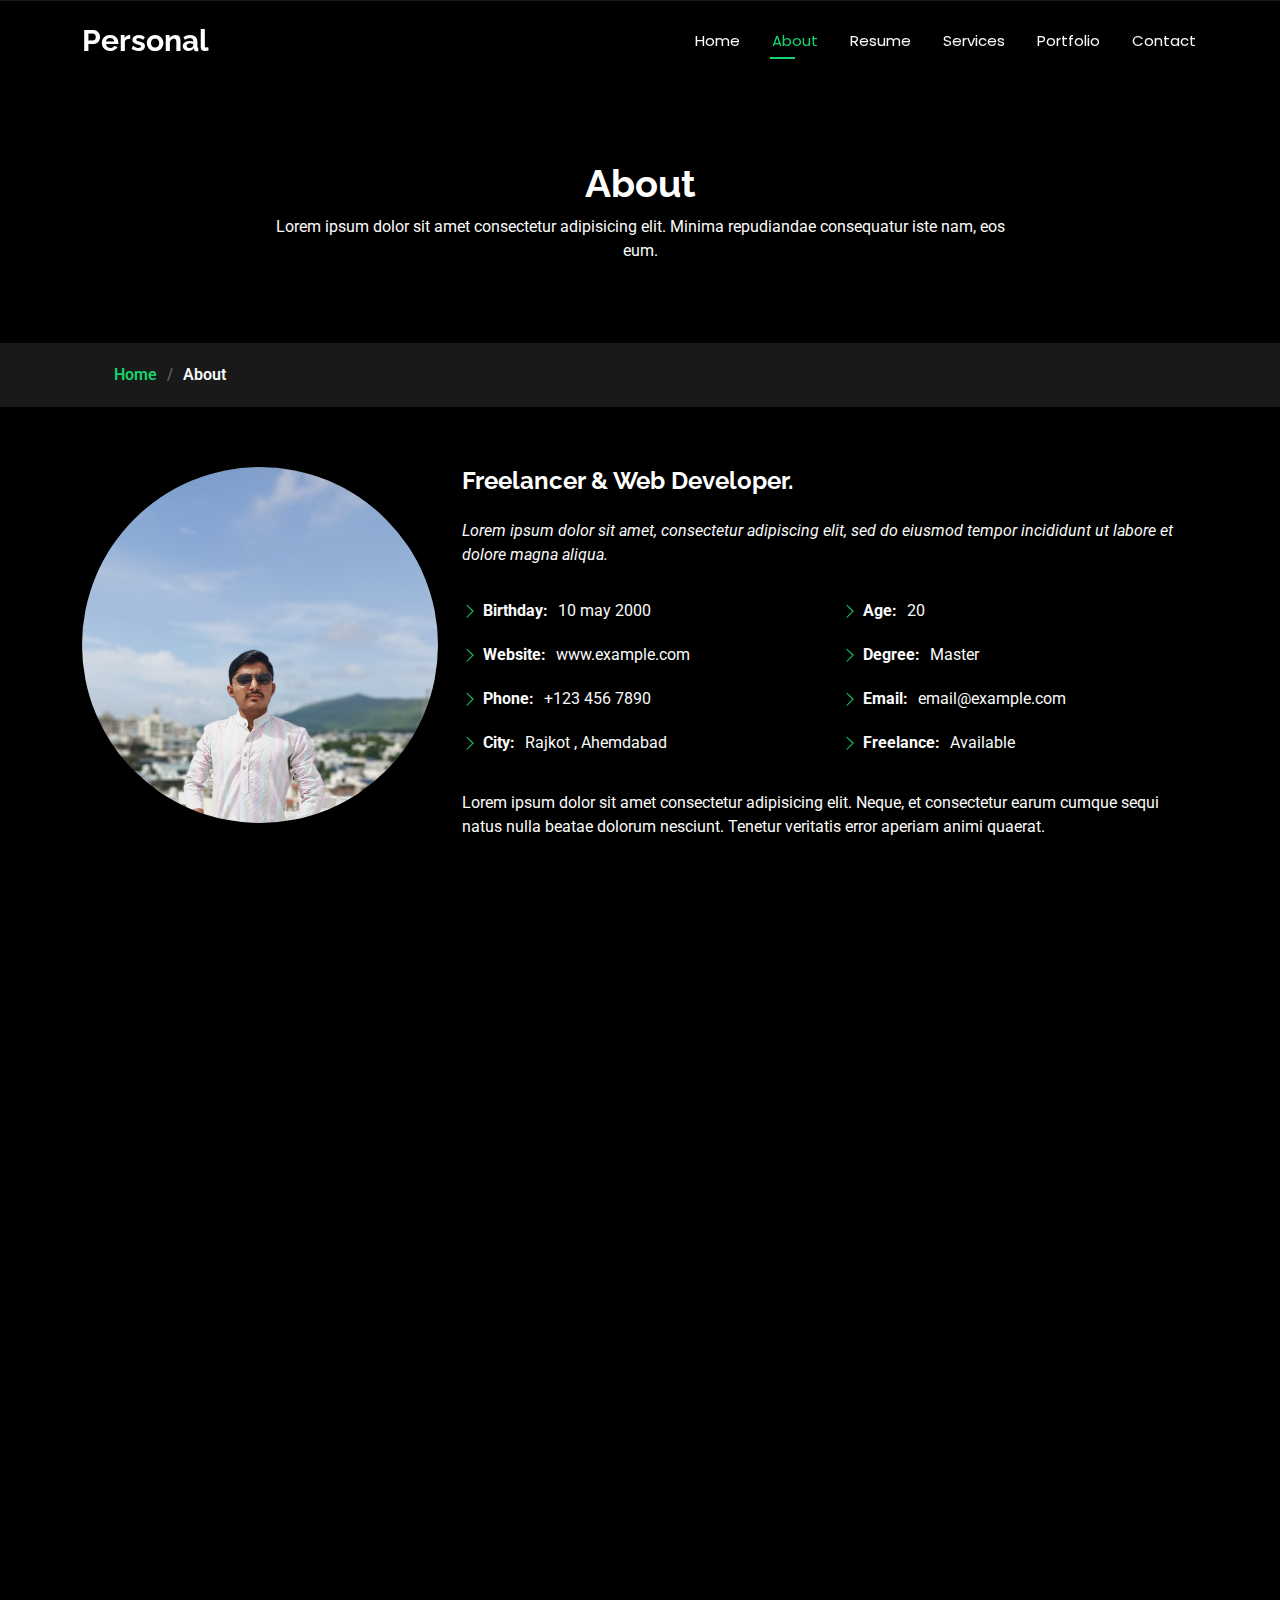
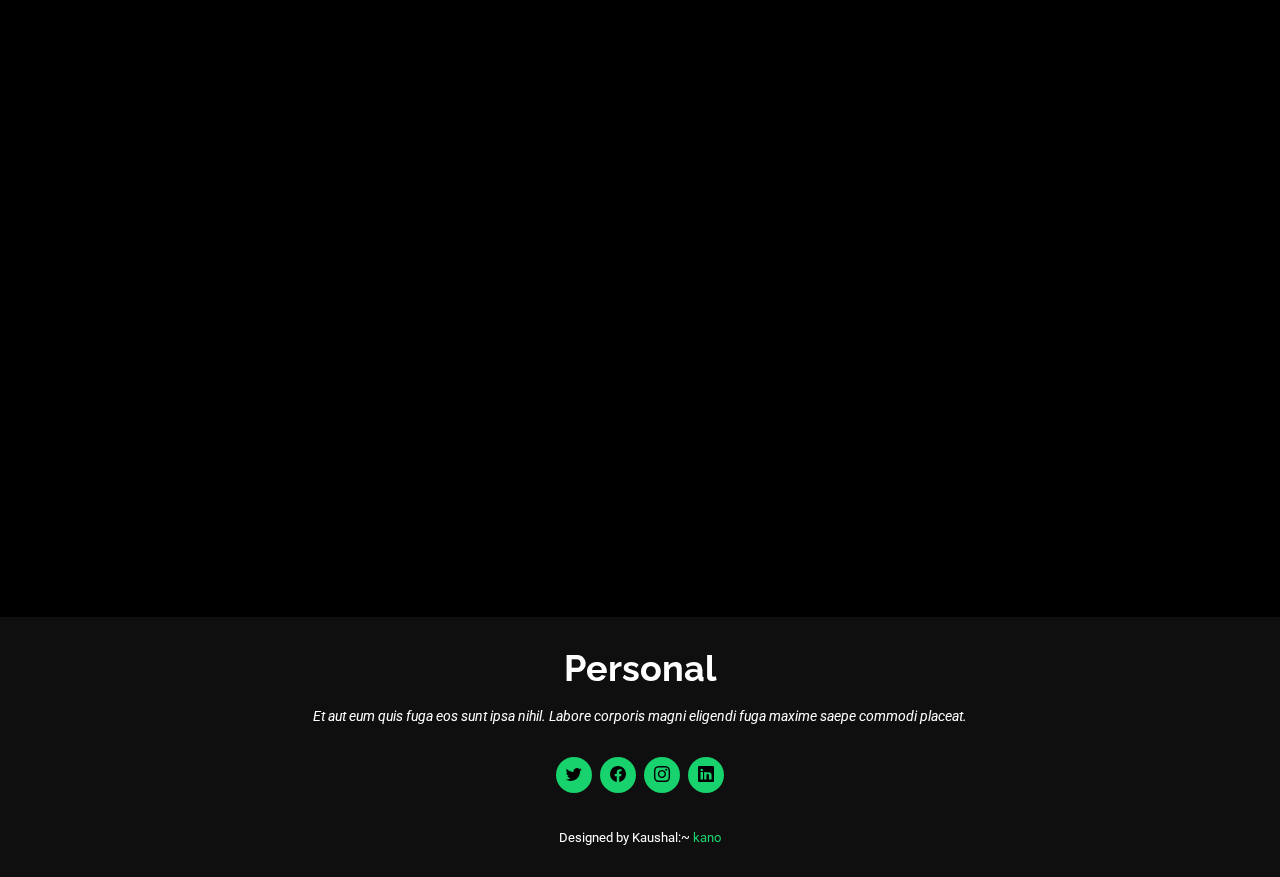
<file: about.html>
<!DOCTYPE html>
<html lang="en">

<head>
  <meta charset="utf-8">
  <meta content="width=device-width, initial-scale=1.0" name="viewport">
  <title>Portfolio</title>
  <meta name="description" content="">
  <meta name="keywords" content="">

  <!-- Favicons -->
  <link href="assets/img/favicon.png" rel="icon">
  <link href="assets/img/apple-touch-icon.png" rel="apple-touch-icon">

  <!-- Fonts -->
  <link href="https://fonts.googleapis.com" rel="preconnect">
  <link href="https://fonts.gstatic.com" rel="preconnect" crossorigin>
  <link href="https://fonts.googleapis.com/css2?family=Roboto:ital,wght@0,100;0,300;0,400;0,500;0,700;0,900;1,100;1,300;1,400;1,500;1,700;1,900&family=Poppins:ital,wght@0,100;0,200;0,300;0,400;0,500;0,600;0,700;0,800;0,900;1,100;1,200;1,300;1,400;1,500;1,600;1,700;1,800;1,900&family=Raleway:ital,wght@0,100;0,200;0,300;0,400;0,500;0,600;0,700;0,800;0,900;1,100;1,200;1,300;1,400;1,500;1,600;1,700;1,800;1,900&display=swap" rel="stylesheet">

  <!-- Vendor CSS Files -->
  <link href="assets/vendor/bootstrap/css/bootstrap.min.css" rel="stylesheet">
  <link href="assets/vendor/bootstrap-icons/bootstrap-icons.css" rel="stylesheet">
  <link href="assets/vendor/aos/aos.css" rel="stylesheet">
  <link href="assets/vendor/swiper/swiper-bundle.min.css" rel="stylesheet">
  <link href="assets/vendor/glightbox/css/glightbox.min.css" rel="stylesheet">

  <!-- Main CSS File -->
  <link href="assets/css/main.css" rel="stylesheet">


</head>

<body class="about-page">

  <header id="header" class="header d-flex align-items-center fixed-top">
    <div class="container-fluid container-xl position-relative d-flex align-items-center justify-content-between">

      <a href="index.html" class="logo d-flex align-items-center">
        <!-- Uncomment the line below if you also wish to use an image logo -->
        <!-- <img src="assets/img/logo.png" alt=""> -->
        <h1 class="sitename">Personal</h1>
      </a>

      <nav id="navmenu" class="navmenu">
        <ul>
          <li><a href="index.html">Home</a></li>
          <li><a href="about.html" class="active">About</a></li>
          <li><a href="resume.html">Resume</a></li>
          <li><a href="services.html">Services</a></li>
          <li><a href="portfolio.html">Portfolio</a></li>
          <!-- <li class="dropdown"><a href="#"><span>Dropdown</span> <i class="bi bi-chevron-down toggle-dropdown"></i></a>
            <ul>
              <li><a href="#">Dropdown 1</a></li>
              <li class="dropdown"><a href="#"><span>Deep Dropdown</span> <i class="bi bi-chevron-down toggle-dropdown"></i></a>
                <ul>
                  <li><a href="#">Deep Dropdown 1</a></li>
                  <li><a href="#">Deep Dropdown 2</a></li>
                  <li><a href="#">Deep Dropdown 3</a></li>
                  <li><a href="#">Deep Dropdown 4</a></li>
                  <li><a href="#">Deep Dropdown 5</a></li>
                </ul>
              </li>
              <li><a href="#">Dropdown 2</a></li>
              <li><a href="#">Dropdown 3</a></li>
              <li><a href="#">Dropdown 4</a></li>
            </ul>
          </li> -->
          <li><a href="contact.html">Contact</a></li>
        </ul>
        <i class="mobile-nav-toggle d-xl-none bi bi-list"></i>
      </nav>

    </div>
  </header>

  <main class="main">

    <!-- Page Title -->
    <div class="page-title" data-aos="fade">
      <div class="heading">
        <div class="container">
          <div class="row d-flex justify-content-center text-center">
            <div class="col-lg-8">
              <h1>About</h1>
              <p class="mb-0">Lorem ipsum dolor sit amet consectetur adipisicing elit. Minima repudiandae consequatur iste nam, eos eum.</p>
            </div>
          </div>
        </div>
      </div>
      <nav class="breadcrumbs">
        <div class="container">
          <ol>
            <li><a href="index.html">Home</a></li>
            <li class="current">About</li>
          </ol>
        </div>
      </nav>
    </div><!-- End Page Title -->

    <!-- About Section -->
    <section id="about" class="about section">

      <div class="container" data-aos="fade-up" data-aos-delay="100">

        <div class="row gy-4 justify-content-center">
          <div class="col-lg-4">
            <img src="assets/img/ks2 .jpg" class="img-fluid rounded-circle" alt="">
          </div>
          <div class="col-lg-8 content">
            <h2>Freelancer &amp; Web Developer.</h2>
            <p class="fst-italic py-3">
              Lorem ipsum dolor sit amet, consectetur adipiscing elit, sed do eiusmod tempor incididunt ut labore et dolore
              magna aliqua.
            </p>
            <div class="row">
              <div class="col-lg-6">
                <ul>
                  <li><i class="bi bi-chevron-right"></i> <strong>Birthday:</strong> <span>10 may 2000</span></li>
                  <li><i class="bi bi-chevron-right"></i> <strong>Website:</strong> <span>www.example.com</span></li>
                  <li><i class="bi bi-chevron-right"></i> <strong>Phone:</strong> <span>+123 456 7890</span></li>
                  <li><i class="bi bi-chevron-right"></i> <strong>City:</strong> <span>Rajkot , Ahemdabad </span></li>
                </ul>
              </div>
              <div class="col-lg-6">
                <ul>
                  <li><i class="bi bi-chevron-right"></i> <strong>Age:</strong> <span>20</span></li>
                  <li><i class="bi bi-chevron-right"></i> <strong>Degree:</strong> <span>Master</span></li>
                  <li><i class="bi bi-chevron-right"></i> <strong>Email:</strong> <span>email@example.com</span></li>
                  <li><i class="bi bi-chevron-right"></i> <strong>Freelance:</strong> <span>Available</span></li>
                </ul>
              </div>
            </div>
            <p class="py-3">
              Lorem ipsum dolor sit amet consectetur adipisicing elit. Neque, et consectetur earum cumque sequi natus nulla beatae dolorum nesciunt. Tenetur veritatis error aperiam animi quaerat.
            </p>
          </div>
        </div>

      </div>

    </section><!-- /About Section -->

    <!-- Stats Section -->
    <section id="stats" class="stats section">

      <div class="container" data-aos="fade-up" data-aos-delay="100">

        <div class="row gy-4">

          <div class="col-lg-3 col-md-6 d-flex flex-column align-items-center">
            <i class="bi bi-emoji-smile"></i>
            <div class="stats-item">
              <span data-purecounter-start="0" data-purecounter-end="232" data-purecounter-duration="1" class="purecounter"></span>
              <p>Happy Clients</p>
            </div>
          </div><!-- End Stats Item -->

          <div class="col-lg-3 col-md-6 d-flex flex-column align-items-center">
            <i class="bi bi-journal-richtext"></i>
            <div class="stats-item">
              <span data-purecounter-start="0" data-purecounter-end="521" data-purecounter-duration="1" class="purecounter"></span>
              <p>Projects</p>
            </div>
          </div><!-- End Stats Item -->

          <div class="col-lg-3 col-md-6 d-flex flex-column align-items-center">
            <i class="bi bi-headset"></i>
            <div class="stats-item">
              <span data-purecounter-start="0" data-purecounter-end="1463" data-purecounter-duration="1" class="purecounter"></span>
              <p>Hours Of Support</p>
            </div>
          </div><!-- End Stats Item -->

          <div class="col-lg-3 col-md-6 d-flex flex-column align-items-center">
            <i class="bi bi-people"></i>
            <div class="stats-item">
              <span data-purecounter-start="0" data-purecounter-end="15" data-purecounter-duration="1" class="purecounter"></span>
              <p>Hard Workers</p>
            </div>
          </div><!-- End Stats Item -->

        </div>

      </div>

    </section><!-- /Stats Section -->

    <!-- Skills Section -->
    <section id="skills" class="skills section">

      <!-- Section Title -->
      <div class="container section-title" data-aos="fade-up">
        <h2>Skills</h2>
        <div><span>My</span> <span class="description-title">Skills</span></div>
      </div><!-- End Section Title -->

      <div class="container" data-aos="fade-up" data-aos-delay="100">

        <div class="row skills-content skills-animation">

          <div class="col-lg-6">

            <div class="progress">
              <span class="skill"><span>HTML</span> <i class="val">100%</i></span>
              <div class="progress-bar-wrap">
                <div class="progress-bar" role="progressbar" aria-valuenow="100" aria-valuemin="0" aria-valuemax="100"></div>
              </div>
            </div><!-- End Skills Item -->

            <div class="progress">
              <span class="skill"><span>CSS</span> <i class="val">90%</i></span>
              <div class="progress-bar-wrap">
                <div class="progress-bar" role="progressbar" aria-valuenow="90" aria-valuemin="0" aria-valuemax="100"></div>
              </div>
            </div><!-- End Skills Item -->

            <div class="progress">
              <span class="skill"><span>JavaScript</span> <i class="val">75%</i></span>
              <div class="progress-bar-wrap">
                <div class="progress-bar" role="progressbar" aria-valuenow="75" aria-valuemin="0" aria-valuemax="100"></div>
              </div>
            </div><!-- End Skills Item -->

          </div>

          <div class="col-lg-6">

            <div class="progress">
              <span class="skill"><span>Bootstrap</span> <i class="val">80%</i></span>
              <div class="progress-bar-wrap">
                <div class="progress-bar" role="progressbar" aria-valuenow="80" aria-valuemin="0" aria-valuemax="100"></div>
              </div>
            </div><!-- End Skills Item -->

            <div class="progress">
              <span class="skill"><span>Python</span> <i class="val">90%</i></span>
              <div class="progress-bar-wrap">
                <div class="progress-bar" role="progressbar" aria-valuenow="90" aria-valuemin="0" aria-valuemax="100"></div>
              </div>
            </div><!-- End Skills Item -->

            <div class="progress">
              <span class="skill"><span>JQuaey</span> <i class="val">55%</i></span>
              <div class="progress-bar-wrap">
                <div class="progress-bar" role="progressbar" aria-valuenow="55" aria-valuemin="0" aria-valuemax="100"></div>
              </div>
            </div><!-- End Skills Item -->

          </div>

        </div>

      </div>

    </section><!-- /Skills Section -->

    <!-- <section id="interests" class="interests section">

      
      <div class="container section-title" data-aos="fade-up">
        <h2>Features</h2>
        <div><span>I'm</span> <span class="description-title">interested in</span></div>
      </div>

      <div class="container">

        <div class="row gy-4">

          <div class="col-lg-3 col-md-4" data-aos="fade-up" data-aos-delay="100">
            <div class="features-item">
              <i class="bi bi-eye" style="color: #ffbb2c;"></i>
              <h3><a href="" class="stretched-link">Lorem Ipsum</a></h3>
            </div>
          </div>

          <div class="col-lg-3 col-md-4" data-aos="fade-up" data-aos-delay="200">
            <div class="features-item">
              <i class="bi bi-infinity" style="color: #5578ff;"></i>
              <h3><a href="" class="stretched-link">Dolor Sitema</a></h3>
            </div>
          </div>

          <div class="col-lg-3 col-md-4" data-aos="fade-up" data-aos-delay="300">
            <div class="features-item">
              <i class="bi bi-mortarboard" style="color: #e80368;"></i>
              <h3><a href="" class="stretched-link">Sed perspiciatis</a></h3>
            </div>
          </div>

          <div class="col-lg-3 col-md-4" data-aos="fade-up" data-aos-delay="400">
            <div class="features-item">
              <i class="bi bi-nut" style="color: #e361ff;"></i>
              <h3><a href="" class="stretched-link">Magni Dolores</a></h3>
            </div>
          </div>

          <div class="col-lg-3 col-md-4" data-aos="fade-up" data-aos-delay="500">
            <div class="features-item">
              <i class="bi bi-shuffle" style="color: #47aeff;"></i>
              <h3><a href="" class="stretched-link">Nemo Enim</a></h3>
            </div>
          </div>

          <div class="col-lg-3 col-md-4" data-aos="fade-up" data-aos-delay="600">
            <div class="features-item">
              <i class="bi bi-star" style="color: #ffa76e;"></i>
              <h3><a href="" class="stretched-link">Eiusmod Tempor</a></h3>
            </div>
          </div>

          <div class="col-lg-3 col-md-4" data-aos="fade-up" data-aos-delay="700">
            <div class="features-item">
              <i class="bi bi-x-diamond" style="color: #11dbcf;"></i>
              <h3><a href="" class="stretched-link">Midela Teren</a></h3>
            </div>
          </div>

          <div class="col-lg-3 col-md-4" data-aos="fade-up" data-aos-delay="800">
            <div class="features-item">
              <i class="bi bi-camera-video" style="color: #4233ff;"></i>
              <h3><a href="" class="stretched-link">Pira Neve</a></h3>
            </div>
          </div>

          <div class="col-lg-3 col-md-4" data-aos="fade-up" data-aos-delay="900">
            <div class="features-item">
              <i class="bi bi-command" style="color: #b2904f;"></i>
              <h3><a href="" class="stretched-link">Dirada Pack</a></h3>
            </div>
          </div>

          <div class="col-lg-3 col-md-4" data-aos="fade-up" data-aos-delay="1000">
            <div class="features-item">
              <i class="bi bi-dribbble" style="color: #b20969;"></i>
              <h3><a href="" class="stretched-link">Moton Ideal</a></h3>
            </div>
          </div>

          <div class="col-lg-3 col-md-4" data-aos="fade-up" data-aos-delay="1100">
            <div class="features-item">
              <i class="bi bi-activity" style="color: #ff5828;"></i>
              <h3><a href="" class="stretched-link">Verdo Park</a></h3>
            </div>
          </div>

          <div class="col-lg-3 col-md-4" data-aos="fade-up" data-aos-delay="1200">
            <div class="features-item">
              <i class="bi bi-brightness-high" style="color: #29cc61;"></i>
              <h3><a href="" class="stretched-link">Flavor Nivelanda</a></h3>
            </div>
          </div>

        </div>

      </div>

    </section> -->

    <!-- Testimonials Section -->
    <section id="testimonials" class="testimonials section">

      <!-- Section Title -->
      <div class="container section-title" data-aos="fade-up">
        <h2>Testimonials</h2>
        <div><span>Check my</span> <span class="description-title">Testimonials</span></div>
      </div><!-- End Section Title -->

      <div class="container" data-aos="fade-up" data-aos-delay="100">

        <div class="swiper init-swiper" data-speed="600" data-delay="5000" data-breakpoints="{ &quot;320&quot;: { &quot;slidesPerView&quot;: 1, &quot;spaceBetween&quot;: 40 }, &quot;1200&quot;: { &quot;slidesPerView&quot;: 3, &quot;spaceBetween&quot;: 40 } }">
          <script type="application/json" class="swiper-config">
            {
              "loop": true,
              "speed": 600,
              "autoplay": {
                "delay": 5000
              },
              "slidesPerView": "auto",
              "pagination": {
                "el": ".swiper-pagination",
                "type": "bullets",
                "clickable": true
              },
              "breakpoints": {
                "320": {
                  "slidesPerView": 1,
                  "spaceBetween": 40
                },
                "1200": {
                  "slidesPerView": 3,
                  "spaceBetween": 20
                }
              }
            }
          </script>
          <div class="swiper-wrapper">

            <div class="swiper-slide">
              <div class="testimonial-item" "="">
            <p>
              <i class=" bi bi-quote quote-icon-left"></i>
                <span>Proin iaculis purus consequat sem cure digni ssim donec porttitora entum suscipit rhoncus. Accusantium quam, ultricies eget id, aliquam eget nibh et. Maecen aliquam, risus at semper.</span>
                <i class="bi bi-quote quote-icon-right"></i>
                </p>
                <img src="assets/img/testimonials/testimonials-1.jpg" class="testimonial-img" alt="">
                <h3>Saul Goodman</h3>
                <h4>Ceo &amp; Founder</h4>
              </div>
            </div><!-- End testimonial item -->

            <div class="swiper-slide">
              <div class="testimonial-item">
                <p>
                  <i class="bi bi-quote quote-icon-left"></i>
                  <span>Export tempor illum tamen malis malis eram quae irure esse labore quem cillum quid malis quorum velit fore eram velit sunt aliqua noster fugiat irure amet legam anim culpa.</span>
                  <i class="bi bi-quote quote-icon-right"></i>
                </p>
                <img src="assets/img/testimonials/testimonials-2.jpg" class="testimonial-img" alt="">
                <h3>Sara Wilsson</h3>
                <h4>Designer</h4>
              </div>
            </div><!-- End testimonial item -->

            <div class="swiper-slide">
              <div class="testimonial-item">
                <p>
                  <i class="bi bi-quote quote-icon-left"></i>
                  <span>Enim nisi quem export duis labore cillum quae magna enim sint quorum nulla quem veniam duis minim tempor labore quem eram duis noster aute amet eram fore quis sint minim.</span>
                  <i class="bi bi-quote quote-icon-right"></i>
                </p>
                <img src="assets/img/testimonials/testimonials-3.jpg" class="testimonial-img" alt="">
                <h3>Jena Karlis</h3>
                <h4>Store Owner</h4>
              </div>
            </div><!-- End testimonial item -->

            <div class="swiper-slide">
              <div class="testimonial-item">
                <p>
                  <i class="bi bi-quote quote-icon-left"></i>
                  <span>Fugiat enim eram quae cillum dolore dolor amet nulla culpa multos export minim fugiat dolor enim duis veniam ipsum anim magna sunt elit fore quem dolore labore illum veniam.</span>
                  <i class="bi bi-quote quote-icon-right"></i>
                </p>
                <img src="assets/img/testimonials/testimonials-4.jpg" class="testimonial-img" alt="">
                <h3>Matt Brandon</h3>
                <h4>Freelancer</h4>
              </div>
            </div><!-- End testimonial item -->

            <div class="swiper-slide">
              <div class="testimonial-item">
                <p>
                  <i class="bi bi-quote quote-icon-left"></i>
                  <span>Quis quorum aliqua sint quem legam fore sunt eram irure aliqua veniam tempor noster veniam sunt culpa nulla illum cillum fugiat legam esse veniam culpa fore nisi cillum quid.</span>
                  <i class="bi bi-quote quote-icon-right"></i>
                </p>
                <img src="assets/img/testimonials/testimonials-5.jpg" class="testimonial-img" alt="">
                <h3>John Larson</h3>
                <h4>Entrepreneur</h4>
              </div>
            </div><!-- End testimonial item -->

          </div>
          <div class="swiper-pagination"></div>
        </div>

      </div>

    </section><!-- /Testimonials Section -->

  </main>

  <footer id="footer" class="footer dark-background">
    <div class="container">
      <h3 class="sitename">Personal</h3>
      <p>Et aut eum quis fuga eos sunt ipsa nihil. Labore corporis magni eligendi fuga maxime saepe commodi placeat.</p>
      <div class="social-links d-flex justify-content-center">
        <a href=""><i class="bi bi-twitter"></i></a>
        <a href=""><i class="bi bi-facebook"></i></a>
        <a href=""><i class="bi bi-instagram"></i></a>
        <!-- <a href=""><i class="bi bi-skype"></i></a> -->
        <a href=""><i class="bi bi-linkedin"></i></a>
      </div>
      <div class="container">
        <!-- <div class="copyright">
          <span>Copyright</span> <strong class="px-1 sitename">Personal</strong> <span>All Rights Reserved</span>
        </div> -->
        <div class="credits">
          <!-- All the links in the footer should remain intact. -->
          <!-- You can delete the links only if you've purchased the pro version. -->
          <!-- Licensing information: https://bootstrapmade.com/license/ -->
          <!-- Purchase the pro version with working PHP/AJAX contact form: [buy-url] -->
          Designed by Kaushal:~ <a href="kanopatel793@gmail.com">kano</a>
        </div>
      </div>
    </div>
  </footer>

  <!-- Scroll Top -->
  <a href="#" id="scroll-top" class="scroll-top d-flex align-items-center justify-content-center"><i class="bi bi-arrow-up-short"></i></a>

  <!-- Preloader -->
  <div id="preloader"></div>

  <!-- Vendor JS Files -->
  <script src="assets/vendor/bootstrap/js/bootstrap.bundle.min.js"></script>
  <script src="assets/vendor/php-email-form/validate.js"></script>
  <script src="assets/vendor/aos/aos.js"></script>
  <script src="assets/vendor/typed.js/typed.umd.js"></script>
  <script src="assets/vendor/purecounter/purecounter_vanilla.js"></script>
  <script src="assets/vendor/waypoints/noframework.waypoints.js"></script>
  <script src="assets/vendor/swiper/swiper-bundle.min.js"></script>
  <script src="assets/vendor/glightbox/js/glightbox.min.js"></script>
  <script src="assets/vendor/imagesloaded/imagesloaded.pkgd.min.js"></script>
  <script src="assets/vendor/isotope-layout/isotope.pkgd.min.js"></script>

  <!-- Main JS File -->
  <script src="assets/js/main.js"></script>

</body>

</html>
</file>
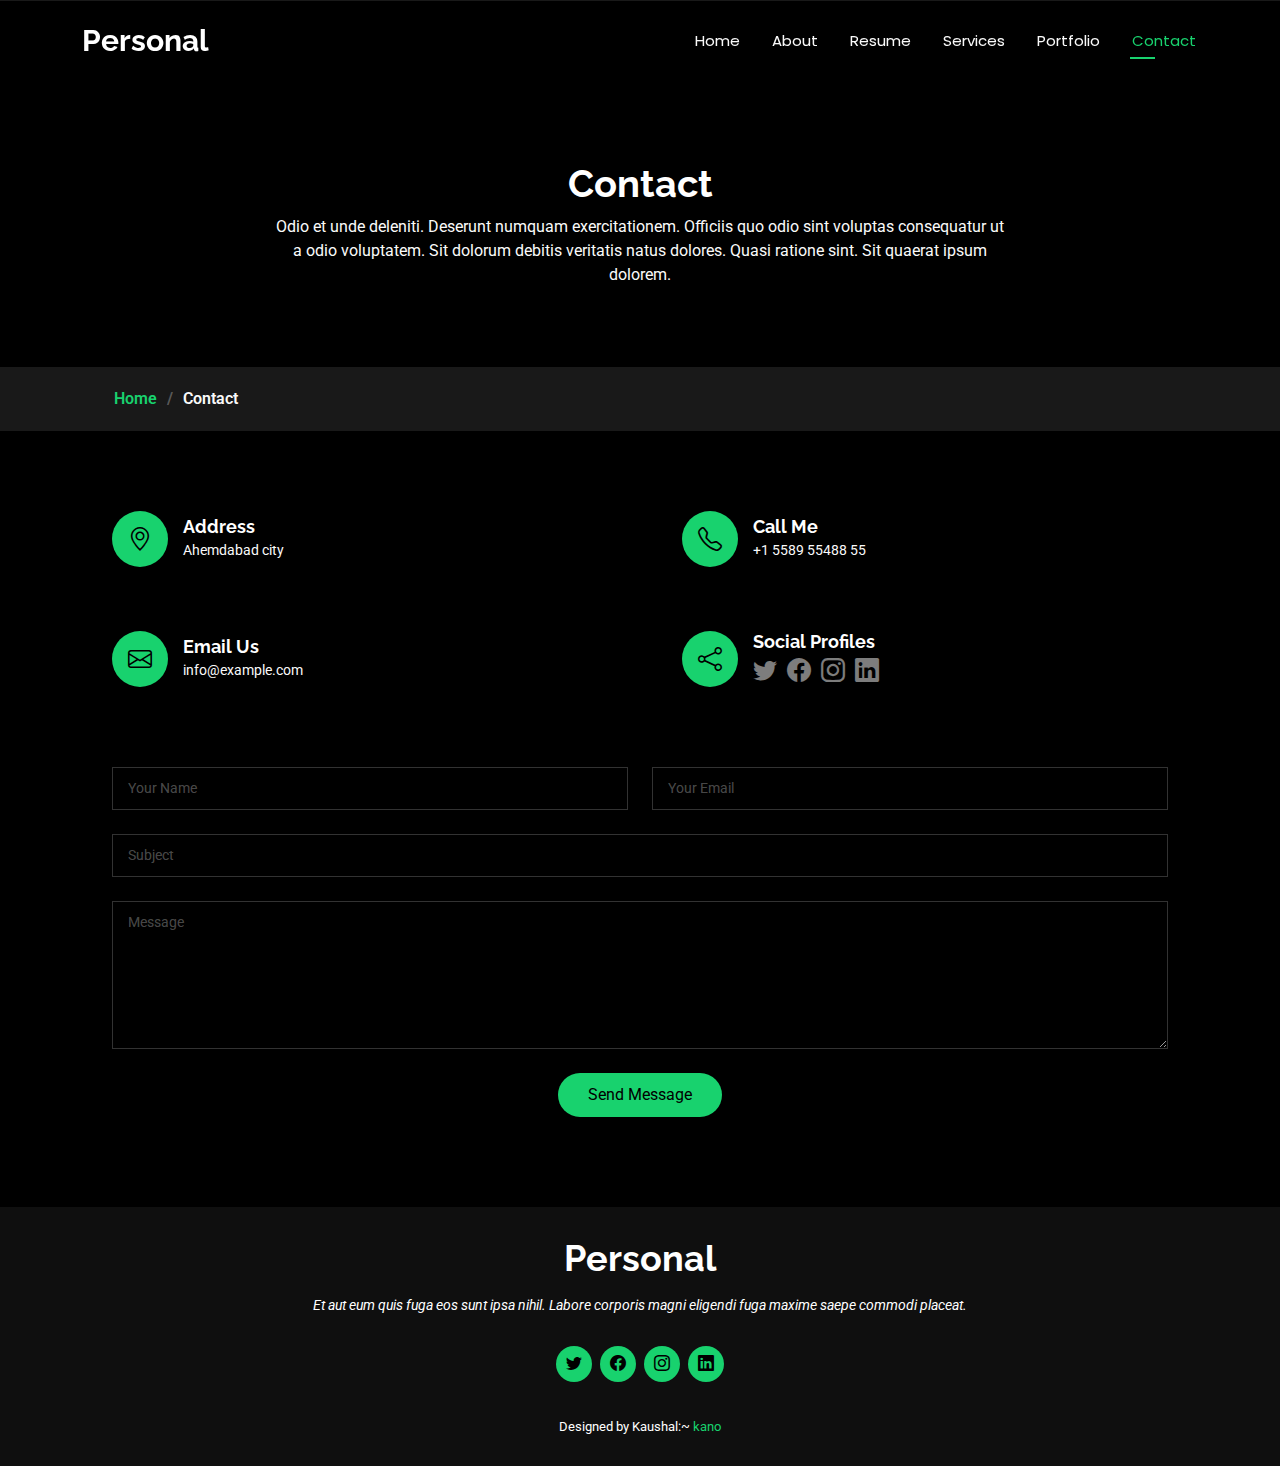
<file: contact.html>
<!DOCTYPE html>
<html lang="en">

<head>
  <meta charset="utf-8">
  <meta content="width=device-width, initial-scale=1.0" name="viewport">
  <title>Contact - Personal Bootstrap Template</title>
  <meta name="description" content="">
  <meta name="keywords" content="">

  <!-- Favicons -->
  <!-- <link href="assets/img/favicon.png" rel="icon">
  <link href="assets/img/apple-touch-icon.png" rel="apple-touch-icon"> -->

  <!-- Fonts -->
  <link href="https://fonts.googleapis.com" rel="preconnect">
  <link href="https://fonts.gstatic.com" rel="preconnect" crossorigin>
  <link href="https://fonts.googleapis.com/css2?family=Roboto:ital,wght@0,100;0,300;0,400;0,500;0,700;0,900;1,100;1,300;1,400;1,500;1,700;1,900&family=Poppins:ital,wght@0,100;0,200;0,300;0,400;0,500;0,600;0,700;0,800;0,900;1,100;1,200;1,300;1,400;1,500;1,600;1,700;1,800;1,900&family=Raleway:ital,wght@0,100;0,200;0,300;0,400;0,500;0,600;0,700;0,800;0,900;1,100;1,200;1,300;1,400;1,500;1,600;1,700;1,800;1,900&display=swap" rel="stylesheet">

  <!-- Vendor CSS Files -->
  <link href="assets/vendor/bootstrap/css/bootstrap.min.css" rel="stylesheet">
  <link href="assets/vendor/bootstrap-icons/bootstrap-icons.css" rel="stylesheet">
  <link href="assets/vendor/aos/aos.css" rel="stylesheet">
  <link href="assets/vendor/swiper/swiper-bundle.min.css" rel="stylesheet">
  <link href="assets/vendor/glightbox/css/glightbox.min.css" rel="stylesheet">

  <!-- Main CSS File -->
  <link href="assets/css/main.css" rel="stylesheet">

  
</head>

<body class="contact-page">

  <header id="header" class="header d-flex align-items-center fixed-top">
    <div class="container-fluid container-xl position-relative d-flex align-items-center justify-content-between">

      <a href="index.html" class="logo d-flex align-items-center">
        <!-- Uncomment the line below if you also wish to use an image logo -->
        <!-- <img src="assets/img/logo.png" alt=""> -->
        <h1 class="sitename">Personal</h1>
      </a>

      <nav id="navmenu" class="navmenu">
        <ul>
          <li><a href="index.html">Home</a></li>
          <li><a href="about.html">About</a></li>
          <li><a href="resume.html">Resume</a></li>
          <li><a href="services.html">Services</a></li>
          <li><a href="portfolio.html">Portfolio</a></li>
          <!-- <li class="dropdown"><a href="#"><span>Dropdown</span> <i class="bi bi-chevron-down toggle-dropdown"></i></a>
            <ul>
              <li><a href="#">Dropdown 1</a></li>
              <li class="dropdown"><a href="#"><span>Deep Dropdown</span> <i class="bi bi-chevron-down toggle-dropdown"></i></a>
                <ul>
                  <li><a href="#">Deep Dropdown 1</a></li>
                  <li><a href="#">Deep Dropdown 2</a></li>
                  <li><a href="#">Deep Dropdown 3</a></li>
                  <li><a href="#">Deep Dropdown 4</a></li>
                  <li><a href="#">Deep Dropdown 5</a></li>
                </ul>
              </li>
              <li><a href="#">Dropdown 2</a></li>
              <li><a href="#">Dropdown 3</a></li>
              <li><a href="#">Dropdown 4</a></li>
            </ul>
          </li> -->
          <li><a href="contact.html" class="active">Contact</a></li>
        </ul>
        <i class="mobile-nav-toggle d-xl-none bi bi-list"></i>
      </nav>

    </div>
  </header>

  <main class="main">

    <!-- Page Title -->
    <div class="page-title" data-aos="fade">
      <div class="heading">
        <div class="container">
          <div class="row d-flex justify-content-center text-center">
            <div class="col-lg-8">
              <h1>Contact</h1>
              <p class="mb-0">Odio et unde deleniti. Deserunt numquam exercitationem. Officiis quo odio sint voluptas consequatur ut a odio voluptatem. Sit dolorum debitis veritatis natus dolores. Quasi ratione sint. Sit quaerat ipsum dolorem.</p>
            </div>
          </div>
        </div>
      </div>
      <nav class="breadcrumbs">
        <div class="container">
          <ol>
            <li><a href="index.html">Home</a></li>
            <li class="current">Contact</li>
          </ol>
        </div>
      </nav>
    </div><!-- End Page Title -->

    <!-- Contact Section -->
    <section id="contact" class="contact section">

      <div class="container" data-aos="fade-up" data-aos-delay="100">

        <div class="row gy-4">

          <div class="col-md-6">
            <div class="info-item d-flex align-items-center" data-aos="fade-up" data-aos-delay="200">
              <i class="icon bi bi-geo-alt flex-shrink-0"></i>
              <div>
                <h3>Address</h3>
                <p>Ahemdabad city</p>
              </div>
            </div>
          </div><!-- End Info Item -->

          <div class="col-md-6">
            <div class="info-item d-flex align-items-center" data-aos="fade-up" data-aos-delay="300">
              <i class="icon bi bi-telephone flex-shrink-0"></i>
              <div>
                <h3>Call Me</h3>
                <p>+1 5589 55488 55</p>
              </div>
            </div>
          </div><!-- End Info Item -->

          <div class="col-md-6">
            <div class="info-item d-flex align-items-center" data-aos="fade-up" data-aos-delay="400">
              <i class="icon bi bi-envelope flex-shrink-0"></i>
              <div>
                <h3>Email Us</h3>
                <p>info@example.com</p>
              </div>
            </div>
          </div><!-- End Info Item -->

          <div class="col-md-6">
            <div class="info-item d-flex align-items-center" data-aos="fade-up" data-aos-delay="500">
              <i class="icon bi bi-share flex-shrink-0"></i>
              <div>
                <h3>Social Profiles</h3>
                <div class="social-links">
                  <a href="#"><i class="bi bi-twitter"></i></a>
                  <a href="#"><i class="bi bi-facebook"></i></a>
                  <a href="#"><i class="bi bi-instagram"></i></a>
                  <!-- <a href="#"><i class="bi bi-skype"></i></a> -->
                  <a href="#"><i class="bi bi-linkedin"></i></a>
                </div>
              </div>
            </div>
          </div><!-- End Info Item -->

        </div>

        <form action="forms/contact.php" method="post" class="php-email-form" data-aos="fade-up" data-aos-delay="600">
          <div class="row gy-4">

            <div class="col-md-6">
              <input type="text" name="name" class="form-control" placeholder="Your Name" required="">
            </div>

            <div class="col-md-6 ">
              <input type="email" class="form-control" name="email" placeholder="Your Email" required="">
            </div>

            <div class="col-md-12">
              <input type="text" class="form-control" name="subject" placeholder="Subject" required="">
            </div>

            <div class="col-md-12">
              <textarea class="form-control" name="message" rows="6" placeholder="Message" required=""></textarea>
            </div>

            <div class="col-md-12 text-center">
              <div class="loading">Loading</div>
              <div class="error-message"></div>
              <div class="sent-message">Your message has been sent. Thank you!</div>

              <button type="submit">Send Message</button>
            </div>

          </div>
        </form><!-- End Contact Form -->

      </div>

    </section><!-- /Contact Section -->

  </main>

  <footer id="footer" class="footer dark-background">
    <div class="container">
      <h3 class="sitename">Personal</h3>
      <p>Et aut eum quis fuga eos sunt ipsa nihil. Labore corporis magni eligendi fuga maxime saepe commodi placeat.</p>
      <div class="social-links d-flex justify-content-center">
        <a href=""><i class="bi bi-twitter"></i></a>
        <a href=""><i class="bi bi-facebook"></i></a>
        <a href=""><i class="bi bi-instagram"></i></a>
        <!-- <a href=""><i class="bi bi-skype"></i></a> -->
        <a href=""><i class="bi bi-linkedin"></i></a>
      </div>
      <div class="container">
        <!-- <div class="copyright">
          <span>Copyright</span> <strong class="px-1 sitename">Personal</strong> <span>All Rights Reserved</span>
        </div> -->
        <div class="credits">
          <!-- All the links in the footer should remain intact. -->
          <!-- You can delete the links only if you've purchased the pro version. -->
          <!-- Licensing information: https://bootstrapmade.com/license/ -->
          <!-- Purchase the pro version with working PHP/AJAX contact form: [buy-url] -->
          Designed by Kaushal:~ <a href="kanopatel793@gmail.com">kano</a>
        </div>
      </div>
    </div>
  </footer>

  <!-- Scroll Top -->
  <a href="#" id="scroll-top" class="scroll-top d-flex align-items-center justify-content-center"><i class="bi bi-arrow-up-short"></i></a>

  <!-- Preloader -->
  <div id="preloader"></div>

  <!-- Vendor JS Files -->
  <script src="assets/vendor/bootstrap/js/bootstrap.bundle.min.js"></script>
  <script src="assets/vendor/php-email-form/validate.js"></script>
  <script src="assets/vendor/aos/aos.js"></script>
  <script src="assets/vendor/typed.js/typed.umd.js"></script>
  <script src="assets/vendor/purecounter/purecounter_vanilla.js"></script>
  <script src="assets/vendor/waypoints/noframework.waypoints.js"></script>
  <script src="assets/vendor/swiper/swiper-bundle.min.js"></script>
  <script src="assets/vendor/glightbox/js/glightbox.min.js"></script>
  <script src="assets/vendor/imagesloaded/imagesloaded.pkgd.min.js"></script>
  <script src="assets/vendor/isotope-layout/isotope.pkgd.min.js"></script>

  <!-- Main JS File -->
  <script src="assets/js/main.js"></script>

</body>

</html>
</file>
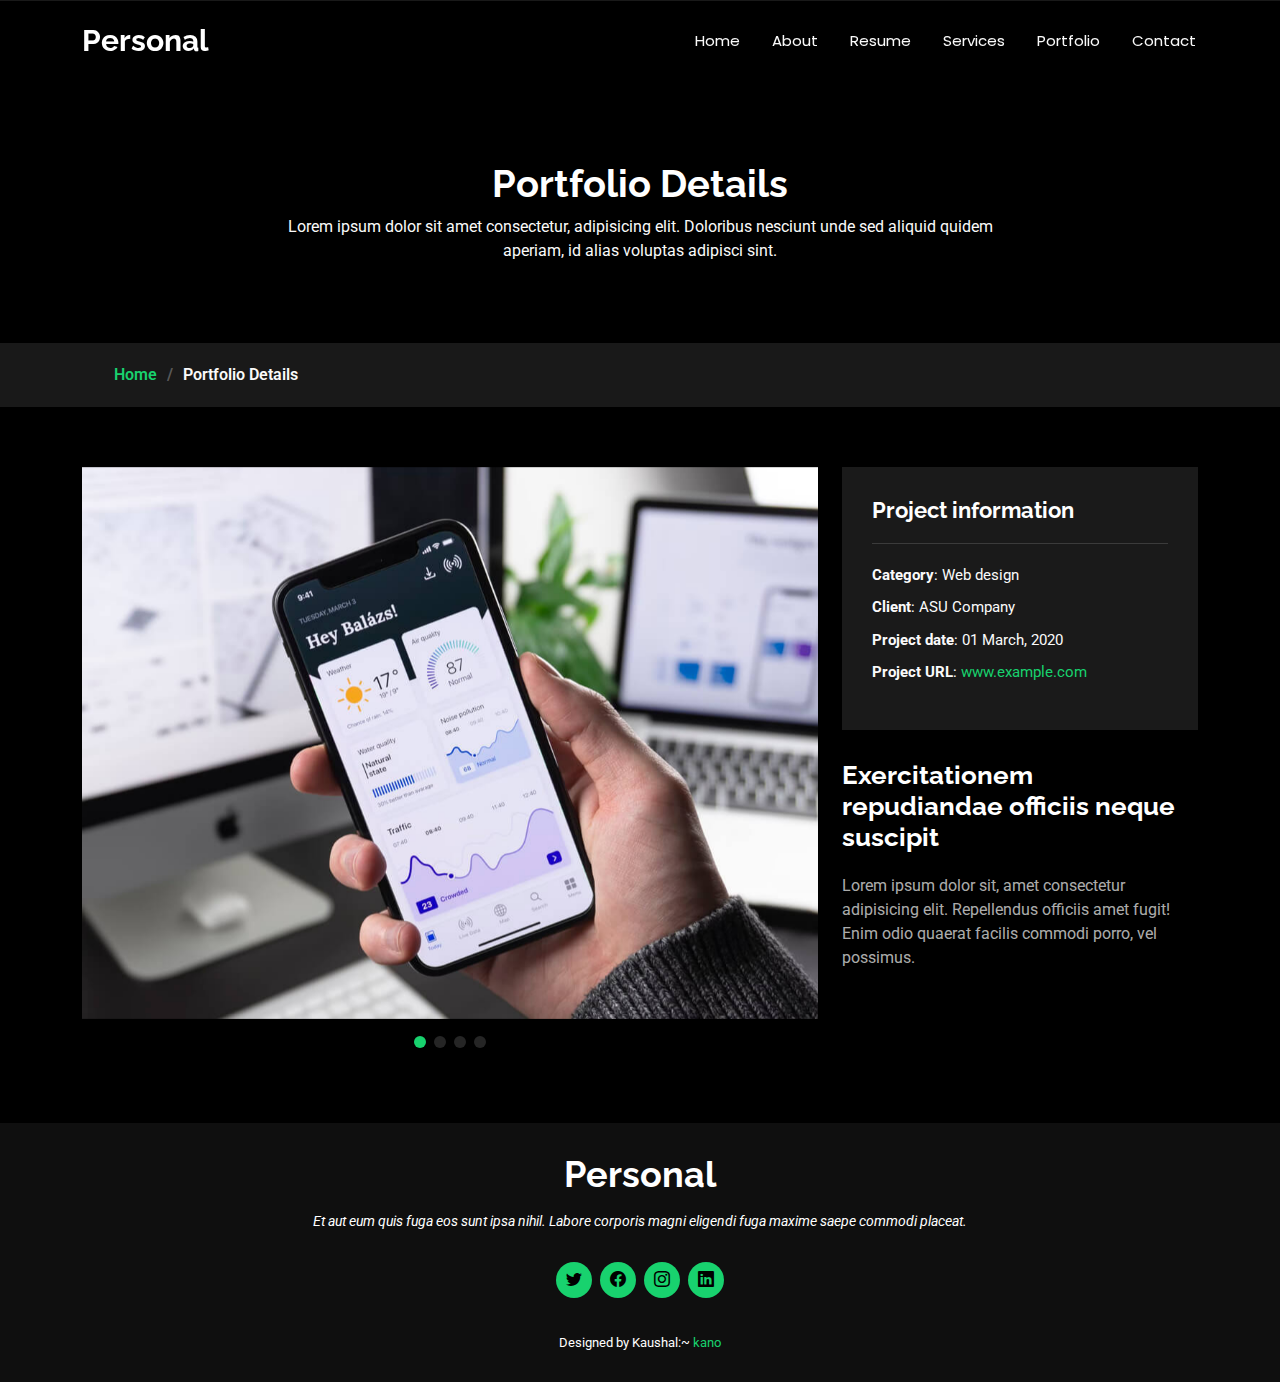
<file: portfolio-details.html>
<!DOCTYPE html>
<html lang="en">

<head>
  <meta charset="utf-8">
  <meta content="width=device-width, initial-scale=1.0" name="viewport">
  <title>Portfolio</title>
  <meta name="description" content="">
  <meta name="keywords" content="">

  <!-- Favicons -->
  <!-- <link href="assets/img/favicon.png" rel="icon">
  <link href="assets/img/apple-touch-icon.png" rel="apple-touch-icon"> -->

  <!-- Fonts -->
  <link href="https://fonts.googleapis.com" rel="preconnect">
  <link href="https://fonts.gstatic.com" rel="preconnect" crossorigin>
  <link href="https://fonts.googleapis.com/css2?family=Roboto:ital,wght@0,100;0,300;0,400;0,500;0,700;0,900;1,100;1,300;1,400;1,500;1,700;1,900&family=Poppins:ital,wght@0,100;0,200;0,300;0,400;0,500;0,600;0,700;0,800;0,900;1,100;1,200;1,300;1,400;1,500;1,600;1,700;1,800;1,900&family=Raleway:ital,wght@0,100;0,200;0,300;0,400;0,500;0,600;0,700;0,800;0,900;1,100;1,200;1,300;1,400;1,500;1,600;1,700;1,800;1,900&display=swap" rel="stylesheet">

  <!-- Vendor CSS Files -->
  <link href="assets/vendor/bootstrap/css/bootstrap.min.css" rel="stylesheet">
  <link href="assets/vendor/bootstrap-icons/bootstrap-icons.css" rel="stylesheet">
  <link href="assets/vendor/aos/aos.css" rel="stylesheet">
  <link href="assets/vendor/swiper/swiper-bundle.min.css" rel="stylesheet">
  <link href="assets/vendor/glightbox/css/glightbox.min.css" rel="stylesheet">

  <!-- Main CSS File -->
  <link href="assets/css/main.css" rel="stylesheet">

  
</head>

<body class="portfolio-details-page">

  <header id="header" class="header d-flex align-items-center fixed-top">
    <div class="container-fluid container-xl position-relative d-flex align-items-center justify-content-between">

      <a href="index.html" class="logo d-flex align-items-center">
        <!-- Uncomment the line below if you also wish to use an image logo -->
        <!-- <img src="assets/img/logo.png" alt=""> -->
        <h1 class="sitename">Personal</h1>
      </a>

      <nav id="navmenu" class="navmenu">
        <ul>
          <li><a href="index.html">Home</a></li>
          <li><a href="about.html">About</a></li>
          <li><a href="resume.html">Resume</a></li>
          <li><a href="services.html">Services</a></li>
          <li><a href="portfolio.html">Portfolio</a></li>
          <!-- <li class="dropdown"><a href="#"><span>Dropdown</span> <i class="bi bi-chevron-down toggle-dropdown"></i></a>
            <ul>
              <li><a href="#">Dropdown 1</a></li>
              <li class="dropdown"><a href="#"><span>Deep Dropdown</span> <i class="bi bi-chevron-down toggle-dropdown"></i></a>
                <ul>
                  <li><a href="#">Deep Dropdown 1</a></li>
                  <li><a href="#">Deep Dropdown 2</a></li>
                  <li><a href="#">Deep Dropdown 3</a></li>
                  <li><a href="#">Deep Dropdown 4</a></li>
                  <li><a href="#">Deep Dropdown 5</a></li>
                </ul>
              </li>
              <li><a href="#">Dropdown 2</a></li>
              <li><a href="#">Dropdown 3</a></li>
              <li><a href="#">Dropdown 4</a></li>
            </ul>
          </li> -->
          <li><a href="contact.html">Contact</a></li>
        </ul>
        <i class="mobile-nav-toggle d-xl-none bi bi-list"></i>
      </nav>

    </div>
  </header>

  <main class="main">

    <!-- Page Title -->
    <div class="page-title" data-aos="fade">
      <div class="heading">
        <div class="container">
          <div class="row d-flex justify-content-center text-center">
            <div class="col-lg-8">
              <h1>Portfolio Details</h1>
              <p class="mb-0">Lorem ipsum dolor sit amet consectetur, adipisicing elit. Doloribus nesciunt unde sed aliquid quidem aperiam, id alias voluptas adipisci sint.</p>
            </div>
          </div>
        </div>
      </div>
      <nav class="breadcrumbs">
        <div class="container">
          <ol>
            <li><a href="index.html">Home</a></li>
            <li class="current">Portfolio Details</li>
          </ol>
        </div>
      </nav>
    </div><!-- End Page Title -->

    <!-- Portfolio Details Section -->
    <section id="portfolio-details" class="portfolio-details section">

      <div class="container" data-aos="fade-up" data-aos-delay="100">

        <div class="row gy-4">

          <div class="col-lg-8">
            <div class="portfolio-details-slider swiper init-swiper">

              <script type="application/json" class="swiper-config">
                {
                  "loop": true,
                  "speed": 600,
                  "autoplay": {
                    "delay": 5000
                  },
                  "slidesPerView": "auto",
                  "pagination": {
                    "el": ".swiper-pagination",
                    "type": "bullets",
                    "clickable": true
                  }
                }
              </script>

              <div class="swiper-wrapper align-items-center">

                <div class="swiper-slide">
                  <img src="assets/img/portfolio/app-1.jpg" alt="">
                </div>

                <div class="swiper-slide">
                  <img src="assets/img/portfolio/product-1.jpg" alt="">
                </div>

                <div class="swiper-slide">
                  <img src="assets/img/portfolio/branding-1.jpg" alt="">
                </div>

                <div class="swiper-slide">
                  <img src="assets/img/portfolio/books-1.jpg" alt="">
                </div>

              </div>
              <div class="swiper-pagination"></div>
            </div>
          </div>

          <div class="col-lg-4">
            <div class="portfolio-info" data-aos="fade-up" data-aos-delay="200">
              <h3>Project information</h3>
              <ul>
                <li><strong>Category</strong>: Web design</li>
                <li><strong>Client</strong>: ASU Company</li>
                <li><strong>Project date</strong>: 01 March, 2020</li>
                <li><strong>Project URL</strong>: <a href="#">www.example.com</a></li>
              </ul>
            </div>
            <div class="portfolio-description" data-aos="fade-up" data-aos-delay="300">
              <h2>Exercitationem repudiandae officiis neque suscipit</h2>
              <p>
                Lorem ipsum dolor sit, amet consectetur adipisicing elit. Repellendus officiis amet fugit! Enim odio quaerat facilis commodi porro, vel possimus.
              </p>
            </div>
          </div>

        </div>

      </div>

    </section><!-- /Portfolio Details Section -->

  </main>

  <footer id="footer" class="footer dark-background">
    <div class="container">
      <h3 class="sitename">Personal</h3>
      <p>Et aut eum quis fuga eos sunt ipsa nihil. Labore corporis magni eligendi fuga maxime saepe commodi placeat.</p>
      <div class="social-links d-flex justify-content-center">
        <a href=""><i class="bi bi-twitter"></i></a>
        <a href=""><i class="bi bi-facebook"></i></a>
        <a href=""><i class="bi bi-instagram"></i></a>
        <!-- <a href=""><i class="bi bi-skype"></i></a> -->
        <a href=""><i class="bi bi-linkedin"></i></a>
      </div>
      <div class="container">
        <!-- <div class="copyright">
          <span>Copyright</span> <strong class="px-1 sitename">Personal</strong> <span>All Rights Reserved</span>
        </div> -->
        <div class="credits">
          <!-- All the links in the footer should remain intact. -->
          <!-- You can delete the links only if you've purchased the pro version. -->
          <!-- Licensing information: https://bootstrapmade.com/license/ -->
          <!-- Purchase the pro version with working PHP/AJAX contact form: [buy-url] -->
          Designed by Kaushal:~ <a href="kanopatel793@gmail.com">kano</a>
        </div>
      </div>
    </div>
  </footer>

  <!-- Scroll Top -->
  <a href="#" id="scroll-top" class="scroll-top d-flex align-items-center justify-content-center"><i class="bi bi-arrow-up-short"></i></a>

  <!-- Preloader -->
  <div id="preloader"></div>

  <!-- Vendor JS Files -->
  <script src="assets/vendor/bootstrap/js/bootstrap.bundle.min.js"></script>
  <script src="assets/vendor/php-email-form/validate.js"></script>
  <script src="assets/vendor/aos/aos.js"></script>
  <script src="assets/vendor/typed.js/typed.umd.js"></script>
  <script src="assets/vendor/purecounter/purecounter_vanilla.js"></script>
  <script src="assets/vendor/waypoints/noframework.waypoints.js"></script>
  <script src="assets/vendor/swiper/swiper-bundle.min.js"></script>
  <script src="assets/vendor/glightbox/js/glightbox.min.js"></script>
  <script src="assets/vendor/imagesloaded/imagesloaded.pkgd.min.js"></script>
  <script src="assets/vendor/isotope-layout/isotope.pkgd.min.js"></script>

  <!-- Main JS File -->
  <script src="assets/js/main.js"></script>

</body>

</html>
</file>
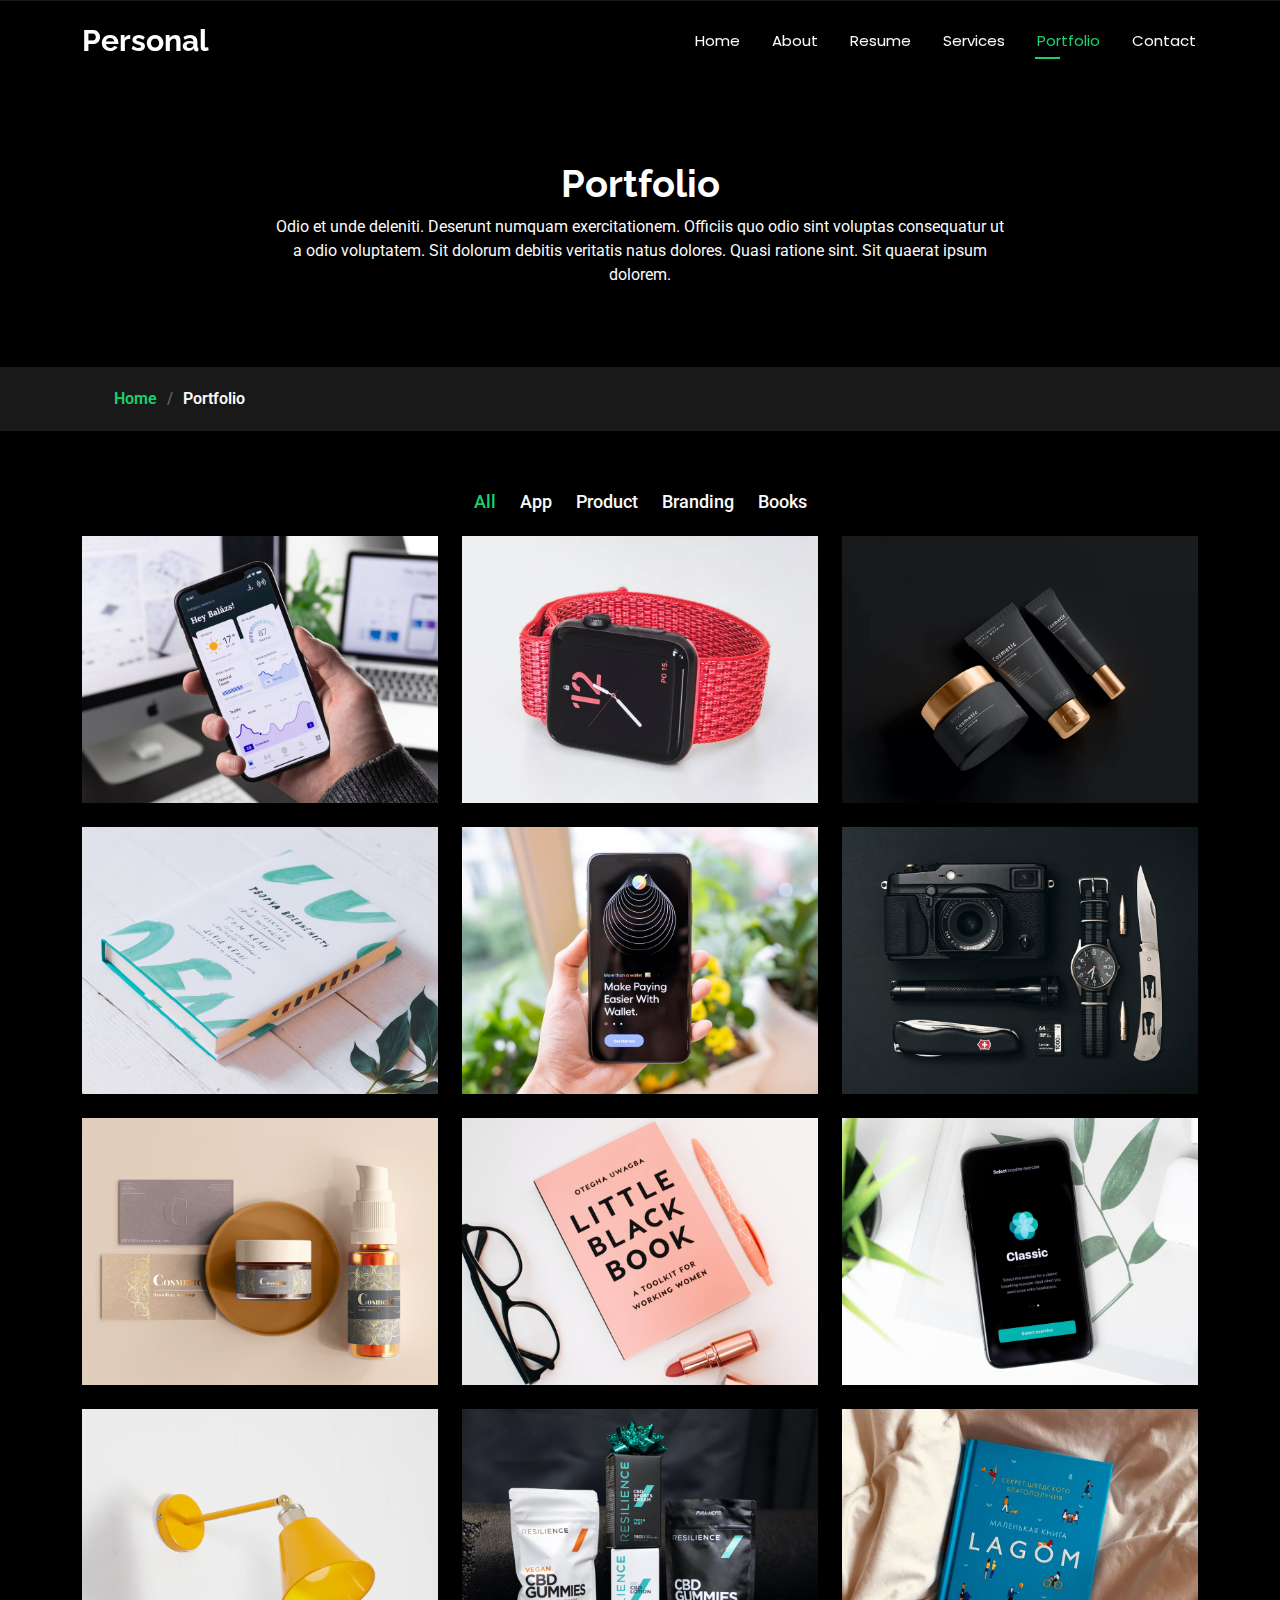
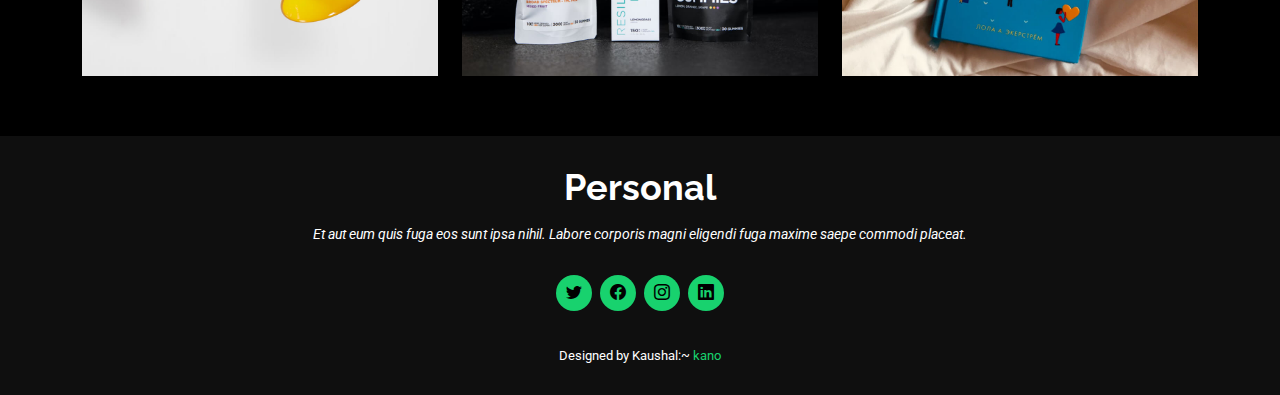
<file: portfolio.html>
<!DOCTYPE html>
<html lang="en">

<head>
  <meta charset="utf-8">
  <meta content="width=device-width, initial-scale=1.0" name="viewport">
  <title>Portfolio </title>
  <meta name="description" content="">
  <meta name="keywords" content="">

  <!-- Favicons -->
  <!-- <link href="assets/img/favicon.png" rel="icon">
  <link href="assets/img/apple-touch-icon.png" rel="apple-touch-icon"> -->

  <!-- Fonts -->
  <link href="https://fonts.googleapis.com" rel="preconnect">
  <link href="https://fonts.gstatic.com" rel="preconnect" crossorigin>
  <link href="https://fonts.googleapis.com/css2?family=Roboto:ital,wght@0,100;0,300;0,400;0,500;0,700;0,900;1,100;1,300;1,400;1,500;1,700;1,900&family=Poppins:ital,wght@0,100;0,200;0,300;0,400;0,500;0,600;0,700;0,800;0,900;1,100;1,200;1,300;1,400;1,500;1,600;1,700;1,800;1,900&family=Raleway:ital,wght@0,100;0,200;0,300;0,400;0,500;0,600;0,700;0,800;0,900;1,100;1,200;1,300;1,400;1,500;1,600;1,700;1,800;1,900&display=swap" rel="stylesheet">

  <!-- Vendor CSS Files -->
  <link href="assets/vendor/bootstrap/css/bootstrap.min.css" rel="stylesheet">
  <link href="assets/vendor/bootstrap-icons/bootstrap-icons.css" rel="stylesheet">
  <link href="assets/vendor/aos/aos.css" rel="stylesheet">
  <link href="assets/vendor/swiper/swiper-bundle.min.css" rel="stylesheet">
  <link href="assets/vendor/glightbox/css/glightbox.min.css" rel="stylesheet">

  <!-- Main CSS File -->
  <link href="assets/css/main.css" rel="stylesheet">

</head>

<body class="portfolio-page">

  <header id="header" class="header d-flex align-items-center fixed-top">
    <div class="container-fluid container-xl position-relative d-flex align-items-center justify-content-between">

      <a href="index.html" class="logo d-flex align-items-center">
        <!-- Uncomment the line below if you also wish to use an image logo -->
        <!-- <img src="assets/img/logo.png" alt=""> -->
        <h1 class="sitename">Personal</h1>
      </a>

      <nav id="navmenu" class="navmenu">
        <ul>
          <li><a href="index.html">Home</a></li>
          <li><a href="about.html">About</a></li>
          <li><a href="resume.html">Resume</a></li>
          <li><a href="services.html">Services</a></li>
          <li><a href="portfolio.html" class="active">Portfolio</a></li>
          <!-- <li class="dropdown"><a href="#"><span>Dropdown</span> <i class="bi bi-chevron-down toggle-dropdown"></i></a>
            <ul>
              <li><a href="#">Dropdown 1</a></li>
              <li class="dropdown"><a href="#"><span>Deep Dropdown</span> <i class="bi bi-chevron-down toggle-dropdown"></i></a>
                <ul>
                  <li><a href="#">Deep Dropdown 1</a></li>
                  <li><a href="#">Deep Dropdown 2</a></li>
                  <li><a href="#">Deep Dropdown 3</a></li>
                  <li><a href="#">Deep Dropdown 4</a></li>
                  <li><a href="#">Deep Dropdown 5</a></li>
                </ul>
              </li>
              <li><a href="#">Dropdown 2</a></li>
              <li><a href="#">Dropdown 3</a></li>
              <li><a href="#">Dropdown 4</a></li>
            </ul>
          </li> -->
          <li><a href="contact.html">Contact</a></li>
        </ul>
        <i class="mobile-nav-toggle d-xl-none bi bi-list"></i>
      </nav>

    </div>
  </header>

  <main class="main">

    <!-- Page Title -->
    <div class="page-title" data-aos="fade">
      <div class="heading">
        <div class="container">
          <div class="row d-flex justify-content-center text-center">
            <div class="col-lg-8">
              <h1>Portfolio</h1>
              <p class="mb-0">Odio et unde deleniti. Deserunt numquam exercitationem. Officiis quo odio sint voluptas consequatur ut a odio voluptatem. Sit dolorum debitis veritatis natus dolores. Quasi ratione sint. Sit quaerat ipsum dolorem.</p>
            </div>
          </div>
        </div>
      </div>
      <nav class="breadcrumbs">
        <div class="container">
          <ol>
            <li><a href="index.html">Home</a></li>
            <li class="current">Portfolio</li>
          </ol>
        </div>
      </nav>
    </div><!-- End Page Title -->

    <!-- Portfolio Section -->
    <section id="portfolio" class="portfolio section">

      <div class="container">

        <div class="isotope-layout" data-default-filter="*" data-layout="masonry" data-sort="original-order">

          <ul class="portfolio-filters isotope-filters" data-aos="fade-up" data-aos-delay="100">
            <li data-filter="*" class="filter-active">All</li>
            <li data-filter=".filter-app">App</li>
            <li data-filter=".filter-product">Product</li>
            <li data-filter=".filter-branding">Branding</li>
            <li data-filter=".filter-books">Books</li>
          </ul><!-- End Portfolio Filters -->

          <div class="row gy-4 isotope-container" data-aos="fade-up" data-aos-delay="200">

            <div class="col-lg-4 col-md-6 portfolio-item isotope-item filter-app">
              <div class="portfolio-content h-100">
                <img src="assets/img/portfolio/app-1.jpg" class="img-fluid" alt="">
                <div class="portfolio-info">
                  <h4>App 1</h4>
                  <p>Lorem ipsum, dolor sit amet consectetur</p>
                  <a href="assets/img/portfolio/app-1.jpg" title="App 1" data-gallery="portfolio-gallery-app" class="glightbox preview-link"><i class="bi bi-zoom-in"></i></a>
                  <a href="portfolio-details.html" title="More Details" class="details-link"><i class="bi bi-link-45deg"></i></a>
                </div>
              </div>
            </div><!-- End Portfolio Item -->

            <div class="col-lg-4 col-md-6 portfolio-item isotope-item filter-product">
              <div class="portfolio-content h-100">
                <img src="assets/img/portfolio/product-1.jpg" class="img-fluid" alt="">
                <div class="portfolio-info">
                  <h4>Product 1</h4>
                  <p>Lorem ipsum, dolor sit amet consectetur</p>
                  <a href="assets/img/portfolio/product-1.jpg" title="Product 1" data-gallery="portfolio-gallery-product" class="glightbox preview-link"><i class="bi bi-zoom-in"></i></a>
                  <a href="portfolio-details.html" title="More Details" class="details-link"><i class="bi bi-link-45deg"></i></a>
                </div>
              </div>
            </div><!-- End Portfolio Item -->

            <div class="col-lg-4 col-md-6 portfolio-item isotope-item filter-branding">
              <div class="portfolio-content h-100">
                <img src="assets/img/portfolio/branding-1.jpg" class="img-fluid" alt="">
                <div class="portfolio-info">
                  <h4>Branding 1</h4>
                  <p>Lorem ipsum, dolor sit amet consectetur</p>
                  <a href="assets/img/portfolio/branding-1.jpg" title="Branding 1" data-gallery="portfolio-gallery-branding" class="glightbox preview-link"><i class="bi bi-zoom-in"></i></a>
                  <a href="portfolio-details.html" title="More Details" class="details-link"><i class="bi bi-link-45deg"></i></a>
                </div>
              </div>
            </div><!-- End Portfolio Item -->

            <div class="col-lg-4 col-md-6 portfolio-item isotope-item filter-books">
              <div class="portfolio-content h-100">
                <img src="assets/img/portfolio/books-1.jpg" class="img-fluid" alt="">
                <div class="portfolio-info">
                  <h4>Books 1</h4>
                  <p>Lorem ipsum, dolor sit amet consectetur</p>
                  <a href="assets/img/portfolio/books-1.jpg" title="Branding 1" data-gallery="portfolio-gallery-book" class="glightbox preview-link"><i class="bi bi-zoom-in"></i></a>
                  <a href="portfolio-details.html" title="More Details" class="details-link"><i class="bi bi-link-45deg"></i></a>
                </div>
              </div>
            </div><!-- End Portfolio Item -->

            <div class="col-lg-4 col-md-6 portfolio-item isotope-item filter-app">
              <div class="portfolio-content h-100">
                <img src="assets/img/portfolio/app-2.jpg" class="img-fluid" alt="">
                <div class="portfolio-info">
                  <h4>App 2</h4>
                  <p>Lorem ipsum, dolor sit amet consectetur</p>
                  <a href="assets/img/portfolio/app-2.jpg" title="App 2" data-gallery="portfolio-gallery-app" class="glightbox preview-link"><i class="bi bi-zoom-in"></i></a>
                  <a href="portfolio-details.html" title="More Details" class="details-link"><i class="bi bi-link-45deg"></i></a>
                </div>
              </div>
            </div><!-- End Portfolio Item -->

            <div class="col-lg-4 col-md-6 portfolio-item isotope-item filter-product">
              <div class="portfolio-content h-100">
                <img src="assets/img/portfolio/product-2.jpg" class="img-fluid" alt="">
                <div class="portfolio-info">
                  <h4>Product 2</h4>
                  <p>Lorem ipsum, dolor sit amet consectetur</p>
                  <a href="assets/img/portfolio/product-2.jpg" title="Product 2" data-gallery="portfolio-gallery-product" class="glightbox preview-link"><i class="bi bi-zoom-in"></i></a>
                  <a href="portfolio-details.html" title="More Details" class="details-link"><i class="bi bi-link-45deg"></i></a>
                </div>
              </div>
            </div><!-- End Portfolio Item -->

            <div class="col-lg-4 col-md-6 portfolio-item isotope-item filter-branding">
              <div class="portfolio-content h-100">
                <img src="assets/img/portfolio/branding-2.jpg" class="img-fluid" alt="">
                <div class="portfolio-info">
                  <h4>Branding 2</h4>
                  <p>Lorem ipsum, dolor sit amet consectetur</p>
                  <a href="assets/img/portfolio/branding-2.jpg" title="Branding 2" data-gallery="portfolio-gallery-branding" class="glightbox preview-link"><i class="bi bi-zoom-in"></i></a>
                  <a href="portfolio-details.html" title="More Details" class="details-link"><i class="bi bi-link-45deg"></i></a>
                </div>
              </div>
            </div><!-- End Portfolio Item -->

            <div class="col-lg-4 col-md-6 portfolio-item isotope-item filter-books">
              <div class="portfolio-content h-100">
                <img src="assets/img/portfolio/books-2.jpg" class="img-fluid" alt="">
                <div class="portfolio-info">
                  <h4>Books 2</h4>
                  <p>Lorem ipsum, dolor sit amet consectetur</p>
                  <a href="assets/img/portfolio/books-2.jpg" title="Branding 2" data-gallery="portfolio-gallery-book" class="glightbox preview-link"><i class="bi bi-zoom-in"></i></a>
                  <a href="portfolio-details.html" title="More Details" class="details-link"><i class="bi bi-link-45deg"></i></a>
                </div>
              </div>
            </div><!-- End Portfolio Item -->

            <div class="col-lg-4 col-md-6 portfolio-item isotope-item filter-app">
              <div class="portfolio-content h-100">
                <img src="assets/img/portfolio/app-3.jpg" class="img-fluid" alt="">
                <div class="portfolio-info">
                  <h4>App 3</h4>
                  <p>Lorem ipsum, dolor sit amet consectetur</p>
                  <a href="assets/img/portfolio/app-3.jpg" title="App 3" data-gallery="portfolio-gallery-app" class="glightbox preview-link"><i class="bi bi-zoom-in"></i></a>
                  <a href="portfolio-details.html" title="More Details" class="details-link"><i class="bi bi-link-45deg"></i></a>
                </div>
              </div>
            </div><!-- End Portfolio Item -->

            <div class="col-lg-4 col-md-6 portfolio-item isotope-item filter-product">
              <div class="portfolio-content h-100">
                <img src="assets/img/portfolio/product-3.jpg" class="img-fluid" alt="">
                <div class="portfolio-info">
                  <h4>Product 3</h4>
                  <p>Lorem ipsum, dolor sit amet consectetur</p>
                  <a href="assets/img/portfolio/product-3.jpg" title="Product 3" data-gallery="portfolio-gallery-product" class="glightbox preview-link"><i class="bi bi-zoom-in"></i></a>
                  <a href="portfolio-details.html" title="More Details" class="details-link"><i class="bi bi-link-45deg"></i></a>
                </div>
              </div>
            </div><!-- End Portfolio Item -->

            <div class="col-lg-4 col-md-6 portfolio-item isotope-item filter-branding">
              <div class="portfolio-content h-100">
                <img src="assets/img/portfolio/branding-3.jpg" class="img-fluid" alt="">
                <div class="portfolio-info">
                  <h4>Branding 3</h4>
                  <p>Lorem ipsum, dolor sit amet consectetur</p>
                  <a href="assets/img/portfolio/branding-3.jpg" title="Branding 2" data-gallery="portfolio-gallery-branding" class="glightbox preview-link"><i class="bi bi-zoom-in"></i></a>
                  <a href="portfolio-details.html" title="More Details" class="details-link"><i class="bi bi-link-45deg"></i></a>
                </div>
              </div>
            </div><!-- End Portfolio Item -->

            <div class="col-lg-4 col-md-6 portfolio-item isotope-item filter-books">
              <div class="portfolio-content h-100">
                <img src="assets/img/portfolio/books-3.jpg" class="img-fluid" alt="">
                <div class="portfolio-info">
                  <h4>Books 3</h4>
                  <p>Lorem ipsum, dolor sit amet consectetur</p>
                  <a href="assets/img/portfolio/books-3.jpg" title="Branding 3" data-gallery="portfolio-gallery-book" class="glightbox preview-link"><i class="bi bi-zoom-in"></i></a>
                  <a href="portfolio-details.html" title="More Details" class="details-link"><i class="bi bi-link-45deg"></i></a>
                </div>
              </div>
            </div><!-- End Portfolio Item -->

          </div><!-- End Portfolio Container -->

        </div>

      </div>

    </section><!-- /Portfolio Section -->

  </main>

  <footer id="footer" class="footer dark-background">
    <div class="container">
      <h3 class="sitename">Personal</h3>
      <p>Et aut eum quis fuga eos sunt ipsa nihil. Labore corporis magni eligendi fuga maxime saepe commodi placeat.</p>
      <div class="social-links d-flex justify-content-center">
        <a href=""><i class="bi bi-twitter"></i></a>
        <a href=""><i class="bi bi-facebook"></i></a>
        <a href=""><i class="bi bi-instagram"></i></a>
        <!-- <a href=""><i class="bi bi-skype"></i></a> -->
        <a href=""><i class="bi bi-linkedin"></i></a>
      </div>
      <div class="container">
        <!-- <div class="copyright">
          <span>Copyright</span> <strong class="px-1 sitename">Personal</strong> <span>All Rights Reserved</span>
        </div> -->
        <div class="credits">
          <!-- All the links in the footer should remain intact. -->
          <!-- You can delete the links only if you've purchased the pro version. -->
          <!-- Licensing information: https://bootstrapmade.com/license/ -->
          <!-- Purchase the pro version with working PHP/AJAX contact form: [buy-url] -->
          Designed by Kaushal:~ <a href="kanopatel793@gmail.com">kano</a>
        </div>
      </div>
    </div>
  </footer>

  <!-- Scroll Top -->
  <a href="#" id="scroll-top" class="scroll-top d-flex align-items-center justify-content-center"><i class="bi bi-arrow-up-short"></i></a>

  <!-- Preloader -->
  <div id="preloader"></div>

  <!-- Vendor JS Files -->
  <script src="assets/vendor/bootstrap/js/bootstrap.bundle.min.js"></script>
  <script src="assets/vendor/php-email-form/validate.js"></script>
  <script src="assets/vendor/aos/aos.js"></script>
  <script src="assets/vendor/typed.js/typed.umd.js"></script>
  <script src="assets/vendor/purecounter/purecounter_vanilla.js"></script>
  <script src="assets/vendor/waypoints/noframework.waypoints.js"></script>
  <script src="assets/vendor/swiper/swiper-bundle.min.js"></script>
  <script src="assets/vendor/glightbox/js/glightbox.min.js"></script>
  <script src="assets/vendor/imagesloaded/imagesloaded.pkgd.min.js"></script>
  <script src="assets/vendor/isotope-layout/isotope.pkgd.min.js"></script>

  <!-- Main JS File -->
  <script src="assets/js/main.js"></script>

</body>

</html>
</file>
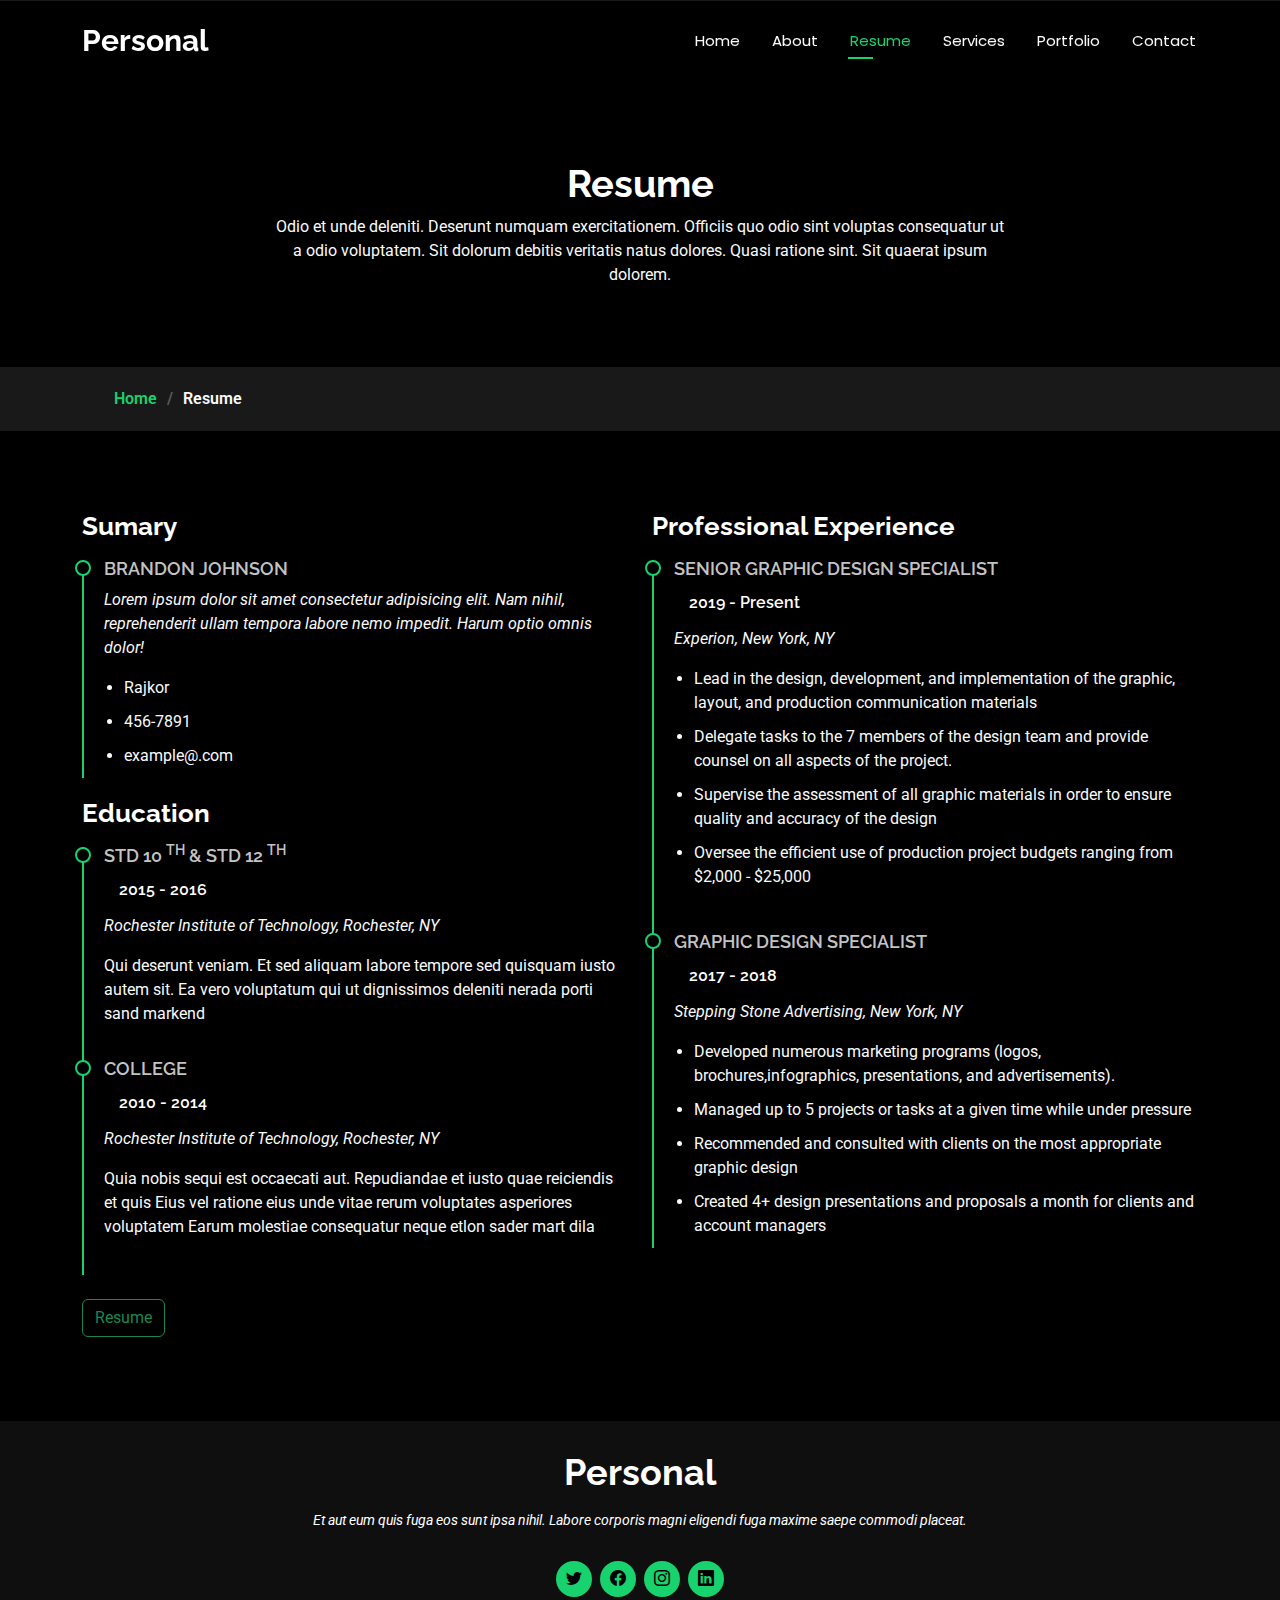
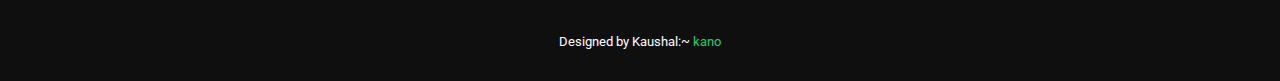
<file: resume.html>
<!DOCTYPE html>
<html lang="en">

<head>
  <meta charset="utf-8">
  <meta content="width=device-width, initial-scale=1.0" name="viewport">
  <title>Portfolio</title>
  <meta name="description" content="">
  <meta name="keywords" content="">

  <!-- Favicons -->
  <!-- <link href="assets/img/favicon.png" rel="icon">
  <link href="assets/img/apple-touch-icon.png" rel="apple-touch-icon"> -->

  <!-- Fonts -->
  <link href="https://fonts.googleapis.com" rel="preconnect">
  <link href="https://fonts.gstatic.com" rel="preconnect" crossorigin>
  <link href="https://fonts.googleapis.com/css2?family=Roboto:ital,wght@0,100;0,300;0,400;0,500;0,700;0,900;1,100;1,300;1,400;1,500;1,700;1,900&family=Poppins:ital,wght@0,100;0,200;0,300;0,400;0,500;0,600;0,700;0,800;0,900;1,100;1,200;1,300;1,400;1,500;1,600;1,700;1,800;1,900&family=Raleway:ital,wght@0,100;0,200;0,300;0,400;0,500;0,600;0,700;0,800;0,900;1,100;1,200;1,300;1,400;1,500;1,600;1,700;1,800;1,900&display=swap" rel="stylesheet">

  <!-- Vendor CSS Files -->
  <link href="assets/vendor/bootstrap/css/bootstrap.min.css" rel="stylesheet">
  <link href="assets/vendor/bootstrap-icons/bootstrap-icons.css" rel="stylesheet">
  <link href="assets/vendor/aos/aos.css" rel="stylesheet">
  <link href="assets/vendor/swiper/swiper-bundle.min.css" rel="stylesheet">
  <link href="assets/vendor/glightbox/css/glightbox.min.css" rel="stylesheet">

  <!-- Main CSS File -->
  <link href="assets/css/main.css" rel="stylesheet">

  
</head>

<body class="resume-page">

  <header id="header" class="header d-flex align-items-center fixed-top">
    <div class="container-fluid container-xl position-relative d-flex align-items-center justify-content-between">

      <a href="index.html" class="logo d-flex align-items-center">
        <!-- Uncomment the line below if you also wish to use an image logo -->
        <!-- <img src="assets/img/logo.png" alt=""> -->
        <h1 class="sitename">Personal</h1>
      </a>

      <nav id="navmenu" class="navmenu">
        <ul>
          <li><a href="index.html">Home</a></li>
          <li><a href="about.html">About</a></li>
          <li><a href="resume.html" class="active">Resume</a></li>
          <li><a href="services.html">Services</a></li>
          <li><a href="portfolio.html">Portfolio</a></li>
          <!-- <li class="dropdown"><a href="#"><span>Dropdown</span> <i class="bi bi-chevron-down toggle-dropdown"></i></a>
            <ul>
              <li><a href="#">Dropdown 1</a></li>
              <li class="dropdown"><a href="#"><span>Deep Dropdown</span> <i class="bi bi-chevron-down toggle-dropdown"></i></a>
                <ul>
                  <li><a href="#">Deep Dropdown 1</a></li>
                  <li><a href="#">Deep Dropdown 2</a></li>
                  <li><a href="#">Deep Dropdown 3</a></li>
                  <li><a href="#">Deep Dropdown 4</a></li>
                  <li><a href="#">Deep Dropdown 5</a></li>
                </ul>
              </li>
              <li><a href="#">Dropdown 2</a></li>
              <li><a href="#">Dropdown 3</a></li>
              <li><a href="#">Dropdown 4</a></li>
            </ul>
          </li> -->
          <li><a href="contact.html">Contact</a></li>
        </ul>
        <i class="mobile-nav-toggle d-xl-none bi bi-list"></i>
      </nav>

    </div>
  </header>

  <main class="main">

    <!-- Page Title -->
    <div class="page-title" data-aos="fade">
      <div class="heading">
        <div class="container">
          <div class="row d-flex justify-content-center text-center">
            <div class="col-lg-8">
              <h1>Resume</h1>
              <p class="mb-0">Odio et unde deleniti. Deserunt numquam exercitationem. Officiis quo odio sint voluptas consequatur ut a odio voluptatem. Sit dolorum debitis veritatis natus dolores. Quasi ratione sint. Sit quaerat ipsum dolorem.</p>
            </div>
          </div>
        </div>
      </div>
      <nav class="breadcrumbs">
        <div class="container">
          <ol>
            <li><a href="index.html">Home</a></li>
            <li class="current">Resume</li>
          </ol>
        </div>
      </nav>
    </div><!-- End Page Title -->

    <!-- Resume Section -->
    <section id="resume" class="resume section">

      <div class="container">

        <div class="row">

          <div class="col-lg-6" data-aos="fade-up" data-aos-delay="100">
            <h3 class="resume-title">Sumary</h3>

            <div class="resume-item pb-0">
              <h4>Brandon Johnson</h4>
              <p><em>
                Lorem ipsum dolor sit amet consectetur adipisicing elit. Nam nihil, reprehenderit ullam tempora labore nemo impedit. Harum optio omnis dolor!
              </em></p>
              <ul>
                <li>Rajkor</li>
                <li>456-7891</li>
                <li>example@.com</li>
              </ul>
            </div><!-- Edn Resume Item -->

            <h3 class="resume-title">Education</h3>
            <div class="resume-item">
              <h4>Std 10 <sup>th</sup>  &  Std 12 <sup>th</sup></h4> 
              <h5>2015 - 2016</h5>
              <p><em>Rochester Institute of Technology, Rochester, NY</em></p>
              <p>Qui deserunt veniam. Et sed aliquam labore tempore sed quisquam iusto autem sit. Ea vero voluptatum qui ut dignissimos deleniti nerada porti sand markend</p>
            </div><!-- Edn Resume Item -->

            <div class="resume-item">
              <h4>College</h4>
              <h5>2010 - 2014</h5>
              <p><em>Rochester Institute of Technology, Rochester, NY</em></p>
              <p>Quia nobis sequi est occaecati aut. Repudiandae et iusto quae reiciendis et quis Eius vel ratione eius unde vitae rerum voluptates asperiores voluptatem Earum molestiae consequatur neque etlon sader mart dila</p>
            </div><!-- Edn Resume Item -->

            <a href="Resume 1.pdf" target="_blank" class="btn btn-outline-success my-4">Resume</a>

          </div>

          <div class="col-lg-6" data-aos="fade-up" data-aos-delay="200">
            <h3 class="resume-title">Professional Experience</h3>
            <div class="resume-item">
              <h4>Senior graphic design specialist</h4>
              <h5>2019 - Present</h5>
              <p><em>Experion, New York, NY </em></p>
              <ul>
                <li>Lead in the design, development, and implementation of the graphic, layout, and production communication materials</li>
                <li>Delegate tasks to the 7 members of the design team and provide counsel on all aspects of the project. </li>
                <li>Supervise the assessment of all graphic materials in order to ensure quality and accuracy of the design</li>
                <li>Oversee the efficient use of production project budgets ranging from $2,000 - $25,000</li>
              </ul>
            </div><!-- Edn Resume Item -->

            <div class="resume-item">
              <h4>Graphic design specialist</h4>
              <h5>2017 - 2018</h5>
              <p><em>Stepping Stone Advertising, New York, NY</em></p>
              <ul>
                <li>Developed numerous marketing programs (logos, brochures,infographics, presentations, and advertisements).</li>
                <li>Managed up to 5 projects or tasks at a given time while under pressure</li>
                <li>Recommended and consulted with clients on the most appropriate graphic design</li>
                <li>Created 4+ design presentations and proposals a month for clients and account managers</li>
              </ul>
            </div><!-- Edn Resume Item -->

          </div>
          
        </div>
    
      </div>
          
    </section><!-- /Resume Section -->

  </main>

  <footer id="footer" class="footer dark-background">
    <div class="container">
      <h3 class="sitename">Personal</h3>
      <p>Et aut eum quis fuga eos sunt ipsa nihil. Labore corporis magni eligendi fuga maxime saepe commodi placeat.</p>
      <div class="social-links d-flex justify-content-center">
        <a href=""><i class="bi bi-twitter"></i></a>
        <a href=""><i class="bi bi-facebook"></i></a>
        <a href=""><i class="bi bi-instagram"></i></a>
        <!-- <a href=""><i class="bi bi-skype"></i></a> -->
        <a href=""><i class="bi bi-linkedin"></i></a>
      </div>
      <div class="container">
        <!-- <div class="copyright">
          <span>Copyright</span> <strong class="px-1 sitename">Personal</strong> <span>All Rights Reserved</span>
        </div> -->
        <div class="credits">
          <!-- All the links in the footer should remain intact. -->
          <!-- You can delete the links only if you've purchased the pro version. -->
          <!-- Licensing information: https://bootstrapmade.com/license/ -->
          <!-- Purchase the pro version with working PHP/AJAX contact form: [buy-url] -->
          Designed by Kaushal:~ <a href="kanopatel793@gmail.com">kano</a>
        </div>
      </div>
    </div>
  </footer>

  <!-- Scroll Top -->
  <a href="#" id="scroll-top" class="scroll-top d-flex align-items-center justify-content-center"><i class="bi bi-arrow-up-short"></i></a>

  <!-- Preloader -->
  <div id="preloader"></div>

  <!-- Vendor JS Files -->
  <script src="assets/vendor/bootstrap/js/bootstrap.bundle.min.js"></script>
  <script src="assets/vendor/php-email-form/validate.js"></script>
  <script src="assets/vendor/aos/aos.js"></script>
  <script src="assets/vendor/typed.js/typed.umd.js"></script>
  <script src="assets/vendor/purecounter/purecounter_vanilla.js"></script>
  <script src="assets/vendor/waypoints/noframework.waypoints.js"></script>
  <script src="assets/vendor/swiper/swiper-bundle.min.js"></script>
  <script src="assets/vendor/glightbox/js/glightbox.min.js"></script>
  <script src="assets/vendor/imagesloaded/imagesloaded.pkgd.min.js"></script>
  <script src="assets/vendor/isotope-layout/isotope.pkgd.min.js"></script>

  <!-- Main JS File -->
  <script src="assets/js/main.js"></script>

</body>

</html>
</file>
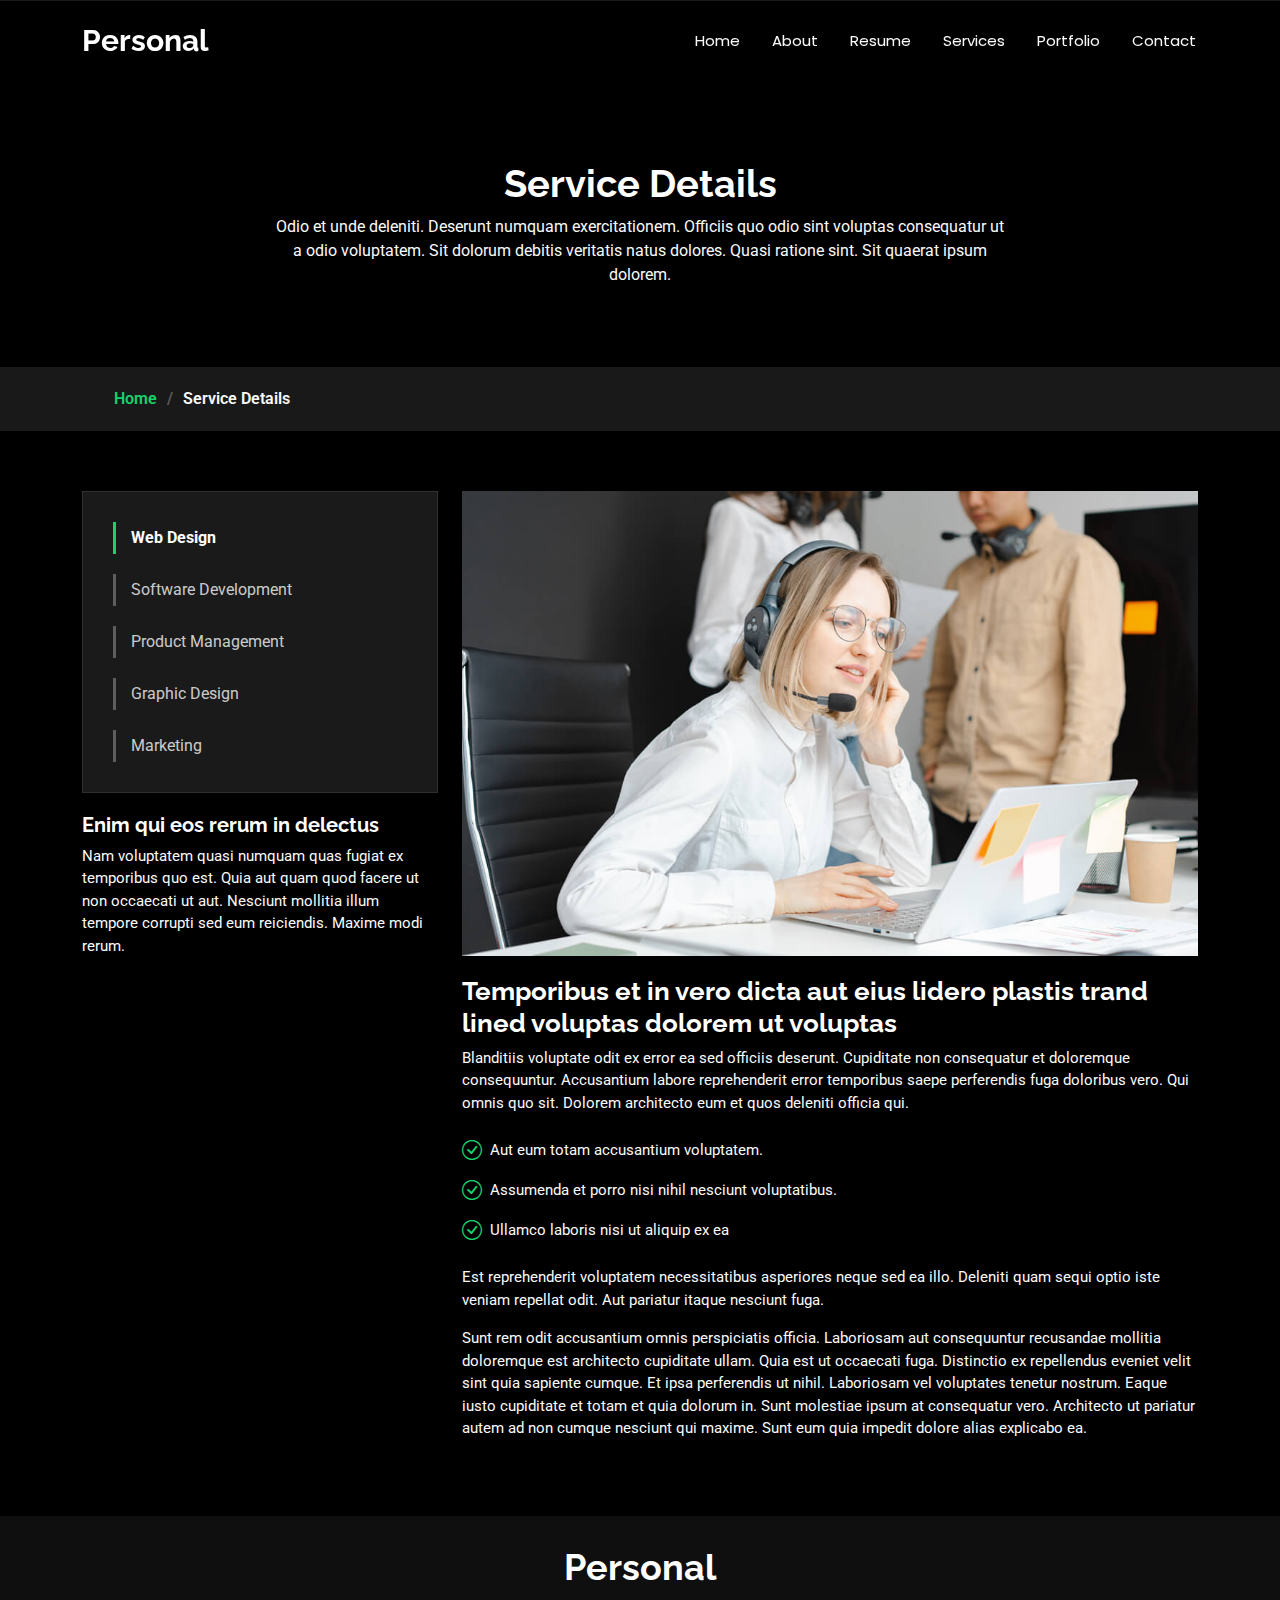
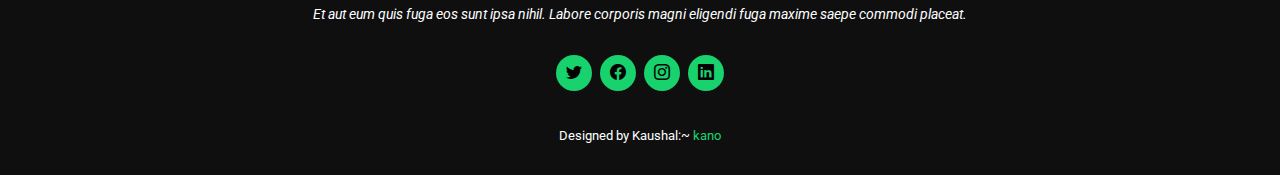
<file: service-details.html>
<!DOCTYPE html>
<html lang="en">

<head>
  <meta charset="utf-8">
  <meta content="width=device-width, initial-scale=1.0" name="viewport">
  <title>Portfolio</title>
  <meta name="description" content="">
  <meta name="keywords" content="">

  <!-- Favicons -->
  <!-- <link href="assets/img/favicon.png" rel="icon">
  <link href="assets/img/apple-touch-icon.png" rel="apple-touch-icon"> -->

  <!-- Fonts -->
  <link href="https://fonts.googleapis.com" rel="preconnect">
  <link href="https://fonts.gstatic.com" rel="preconnect" crossorigin>
  <link href="https://fonts.googleapis.com/css2?family=Roboto:ital,wght@0,100;0,300;0,400;0,500;0,700;0,900;1,100;1,300;1,400;1,500;1,700;1,900&family=Poppins:ital,wght@0,100;0,200;0,300;0,400;0,500;0,600;0,700;0,800;0,900;1,100;1,200;1,300;1,400;1,500;1,600;1,700;1,800;1,900&family=Raleway:ital,wght@0,100;0,200;0,300;0,400;0,500;0,600;0,700;0,800;0,900;1,100;1,200;1,300;1,400;1,500;1,600;1,700;1,800;1,900&display=swap" rel="stylesheet">

  <!-- Vendor CSS Files -->
  <link href="assets/vendor/bootstrap/css/bootstrap.min.css" rel="stylesheet">
  <link href="assets/vendor/bootstrap-icons/bootstrap-icons.css" rel="stylesheet">
  <link href="assets/vendor/aos/aos.css" rel="stylesheet">
  <link href="assets/vendor/swiper/swiper-bundle.min.css" rel="stylesheet">
  <link href="assets/vendor/glightbox/css/glightbox.min.css" rel="stylesheet">

  <!-- Main CSS File -->
  <link href="assets/css/main.css" rel="stylesheet">


</head>

<body class="service-details-page">

  <header id="header" class="header d-flex align-items-center fixed-top">
    <div class="container-fluid container-xl position-relative d-flex align-items-center justify-content-between">

      <a href="index.html" class="logo d-flex align-items-center">
        <!-- Uncomment the line below if you also wish to use an image logo -->
        <!-- <img src="assets/img/logo.png" alt=""> -->
        <h1 class="sitename">Personal</h1>
      </a>

      <nav id="navmenu" class="navmenu">
        <ul>
          <li><a href="index.html">Home</a></li>
          <li><a href="about.html">About</a></li>
          <li><a href="resume.html">Resume</a></li>
          <li><a href="services.html">Services</a></li>
          <li><a href="portfolio.html">Portfolio</a></li>
          <!-- <li class="dropdown"><a href="#"><span>Dropdown</span> <i class="bi bi-chevron-down toggle-dropdown"></i></a>
            <ul>
              <li><a href="#">Dropdown 1</a></li>
              <li class="dropdown"><a href="#"><span>Deep Dropdown</span> <i class="bi bi-chevron-down toggle-dropdown"></i></a>
                <ul>
                  <li><a href="#">Deep Dropdown 1</a></li>
                  <li><a href="#">Deep Dropdown 2</a></li>
                  <li><a href="#">Deep Dropdown 3</a></li>
                  <li><a href="#">Deep Dropdown 4</a></li>
                  <li><a href="#">Deep Dropdown 5</a></li>
                </ul>
              </li>
              <li><a href="#">Dropdown 2</a></li>
              <li><a href="#">Dropdown 3</a></li>
              <li><a href="#">Dropdown 4</a></li>
            </ul>
          </li> -->
          <li><a href="contact.html">Contact</a></li>
        </ul>
        <i class="mobile-nav-toggle d-xl-none bi bi-list"></i>
      </nav>

    </div>
  </header>

  <main class="main">

    <!-- Page Title -->
    <div class="page-title" data-aos="fade">
      <div class="heading">
        <div class="container">
          <div class="row d-flex justify-content-center text-center">
            <div class="col-lg-8">
              <h1>Service Details</h1>
              <p class="mb-0">Odio et unde deleniti. Deserunt numquam exercitationem. Officiis quo odio sint voluptas consequatur ut a odio voluptatem. Sit dolorum debitis veritatis natus dolores. Quasi ratione sint. Sit quaerat ipsum dolorem.</p>
            </div>
          </div>
        </div>
      </div>
      <nav class="breadcrumbs">
        <div class="container">
          <ol>
            <li><a href="index.html">Home</a></li>
            <li class="current">Service Details</li>
          </ol>
        </div>
      </nav>
    </div><!-- End Page Title -->

    <!-- Service Details Section -->
    <section id="service-details" class="service-details section">

      <div class="container">

        <div class="row gy-4">

          <div class="col-lg-4" data-aos="fade-up" data-aos-delay="100">
            <div class="services-list">
              <a href="#" class="active">Web Design</a>
              <a href="#">Software Development</a>
              <a href="#">Product Management</a>
              <a href="#">Graphic Design</a>
              <a href="#">Marketing</a>
            </div>

            <h4>Enim qui eos rerum in delectus</h4>
            <p>Nam voluptatem quasi numquam quas fugiat ex temporibus quo est. Quia aut quam quod facere ut non occaecati ut aut. Nesciunt mollitia illum tempore corrupti sed eum reiciendis. Maxime modi rerum.</p>
          </div>

          <div class="col-lg-8" data-aos="fade-up" data-aos-delay="200">
            <img src="assets/img/services.jpg" alt="" class="img-fluid services-img">
            <h3>Temporibus et in vero dicta aut eius lidero plastis trand lined voluptas dolorem ut voluptas</h3>
            <p>
              Blanditiis voluptate odit ex error ea sed officiis deserunt. Cupiditate non consequatur et doloremque consequuntur. Accusantium labore reprehenderit error temporibus saepe perferendis fuga doloribus vero. Qui omnis quo sit. Dolorem architecto eum et quos deleniti officia qui.
            </p>
            <ul>
              <li><i class="bi bi-check-circle"></i> <span>Aut eum totam accusantium voluptatem.</span></li>
              <li><i class="bi bi-check-circle"></i> <span>Assumenda et porro nisi nihil nesciunt voluptatibus.</span></li>
              <li><i class="bi bi-check-circle"></i> <span>Ullamco laboris nisi ut aliquip ex ea</span></li>
            </ul>
            <p>
              Est reprehenderit voluptatem necessitatibus asperiores neque sed ea illo. Deleniti quam sequi optio iste veniam repellat odit. Aut pariatur itaque nesciunt fuga.
            </p>
            <p>
              Sunt rem odit accusantium omnis perspiciatis officia. Laboriosam aut consequuntur recusandae mollitia doloremque est architecto cupiditate ullam. Quia est ut occaecati fuga. Distinctio ex repellendus eveniet velit sint quia sapiente cumque. Et ipsa perferendis ut nihil. Laboriosam vel voluptates tenetur nostrum. Eaque iusto cupiditate et totam et quia dolorum in. Sunt molestiae ipsum at consequatur vero. Architecto ut pariatur autem ad non cumque nesciunt qui maxime. Sunt eum quia impedit dolore alias explicabo ea.
            </p>
          </div>

        </div>

      </div>

    </section><!-- /Service Details Section -->

  </main>

  <footer id="footer" class="footer dark-background">
    <div class="container">
      <h3 class="sitename">Personal</h3>
      <p>Et aut eum quis fuga eos sunt ipsa nihil. Labore corporis magni eligendi fuga maxime saepe commodi placeat.</p>
      <div class="social-links d-flex justify-content-center">
        <a href=""><i class="bi bi-twitter"></i></a>
        <a href=""><i class="bi bi-facebook"></i></a>
        <a href=""><i class="bi bi-instagram"></i></a>
        <!-- <a href=""><i class="bi bi-skype"></i></a> -->
        <a href=""><i class="bi bi-linkedin"></i></a>
      </div>
      <div class="container">
        <!-- <div class="copyright">
          <span>Copyright</span> <strong class="px-1 sitename">Personal</strong> <span>All Rights Reserved</span>
        </div> -->
        <div class="credits">
          <!-- All the links in the footer should remain intact. -->
          <!-- You can delete the links only if you've purchased the pro version. -->
          <!-- Licensing information: https://bootstrapmade.com/license/ -->
          <!-- Purchase the pro version with working PHP/AJAX contact form: [buy-url] -->
          Designed by Kaushal:~ <a href="kanopatel793@gmail.com">kano</a>
        </div>
      </div>
    </div>
  </footer>

  <!-- Scroll Top -->
  <a href="#" id="scroll-top" class="scroll-top d-flex align-items-center justify-content-center"><i class="bi bi-arrow-up-short"></i></a>

  <!-- Preloader -->
  <div id="preloader"></div>

  <!-- Vendor JS Files -->
  <script src="assets/vendor/bootstrap/js/bootstrap.bundle.min.js"></script>
  <script src="assets/vendor/php-email-form/validate.js"></script>
  <script src="assets/vendor/aos/aos.js"></script>
  <script src="assets/vendor/typed.js/typed.umd.js"></script>
  <script src="assets/vendor/purecounter/purecounter_vanilla.js"></script>
  <script src="assets/vendor/waypoints/noframework.waypoints.js"></script>
  <script src="assets/vendor/swiper/swiper-bundle.min.js"></script>
  <script src="assets/vendor/glightbox/js/glightbox.min.js"></script>
  <script src="assets/vendor/imagesloaded/imagesloaded.pkgd.min.js"></script>
  <script src="assets/vendor/isotope-layout/isotope.pkgd.min.js"></script>

  <!-- Main JS File -->
  <script src="assets/js/main.js"></script>

</body>

</html>
</file>
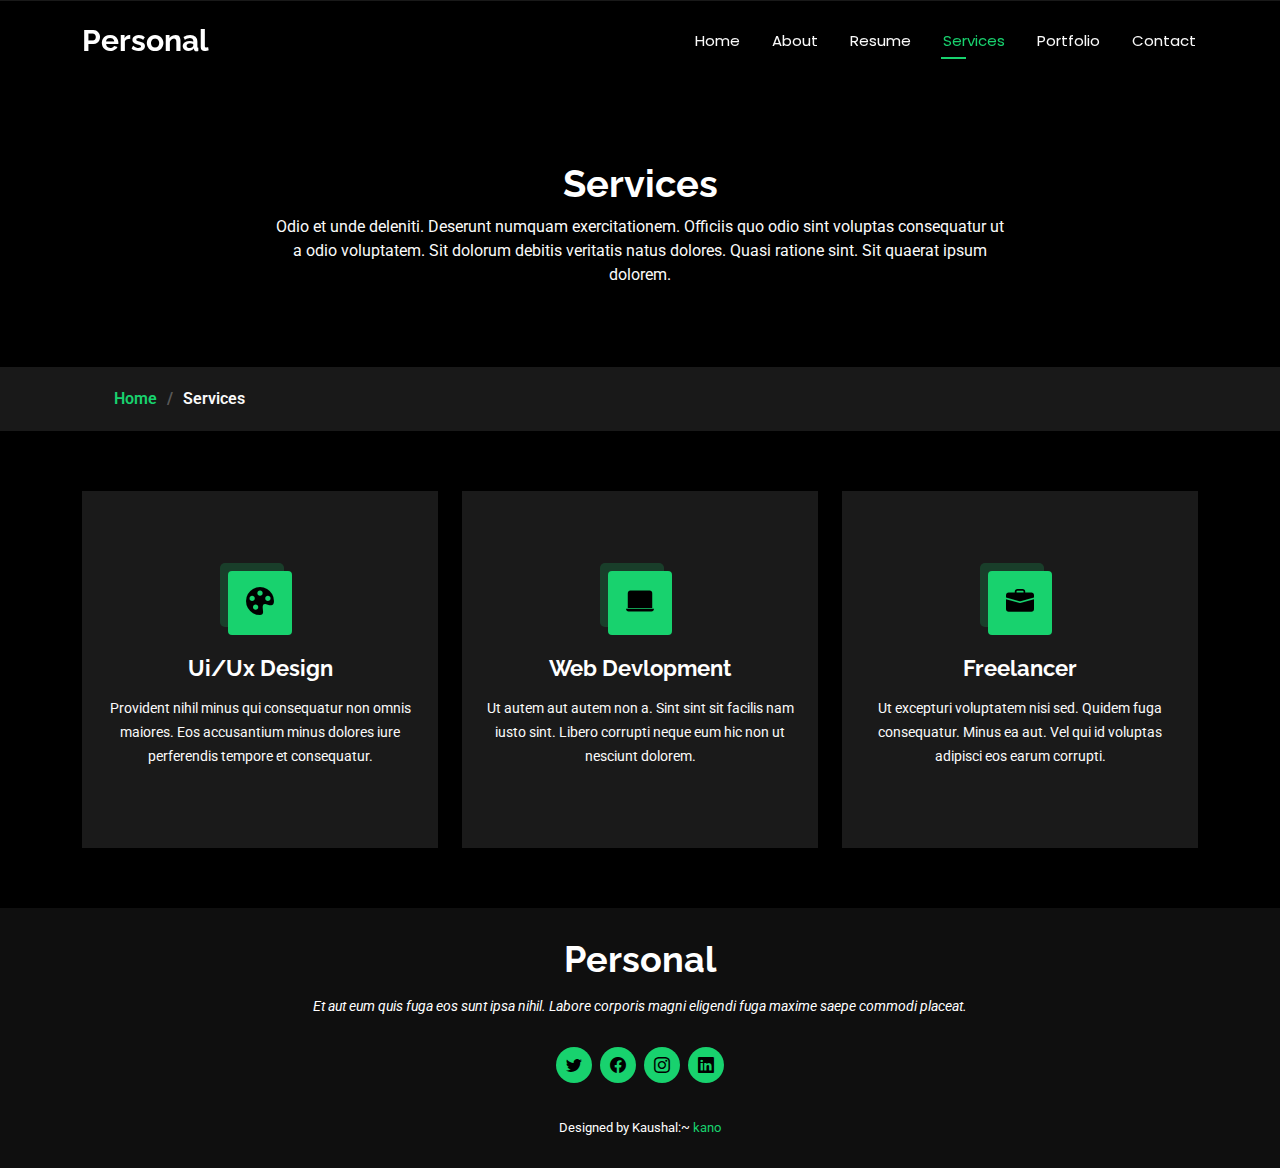
<file: services.html>
<!DOCTYPE html>
<html lang="en">

<head>
  <meta charset="utf-8">
  <meta content="width=device-width, initial-scale=1.0" name="viewport">
  <title>Portfolio</title>
  <meta name="description" content="">
  <meta name="keywords" content="">

  <!-- Favicons -->
  <!-- <link href="assets/img/favicon.png" rel="icon">
  <link href="assets/img/apple-touch-icon.png" rel="apple-touch-icon"> -->

  <!-- Fonts -->
  <link href="https://fonts.googleapis.com" rel="preconnect">
  <link href="https://fonts.gstatic.com" rel="preconnect" crossorigin>
  <link href="https://fonts.googleapis.com/css2?family=Roboto:ital,wght@0,100;0,300;0,400;0,500;0,700;0,900;1,100;1,300;1,400;1,500;1,700;1,900&family=Poppins:ital,wght@0,100;0,200;0,300;0,400;0,500;0,600;0,700;0,800;0,900;1,100;1,200;1,300;1,400;1,500;1,600;1,700;1,800;1,900&family=Raleway:ital,wght@0,100;0,200;0,300;0,400;0,500;0,600;0,700;0,800;0,900;1,100;1,200;1,300;1,400;1,500;1,600;1,700;1,800;1,900&display=swap" rel="stylesheet">

  <!-- Vendor CSS Files -->
  <link href="assets/vendor/bootstrap/css/bootstrap.min.css" rel="stylesheet">
  <link href="assets/vendor/bootstrap-icons/bootstrap-icons.css" rel="stylesheet">
  <link href="assets/vendor/aos/aos.css" rel="stylesheet">
  <link href="assets/vendor/swiper/swiper-bundle.min.css" rel="stylesheet">
  <link href="assets/vendor/glightbox/css/glightbox.min.css" rel="stylesheet">

  <!-- Main CSS File -->
  <link href="assets/css/main.css" rel="stylesheet">


</head>

<body class="services-page">

  <header id="header" class="header d-flex align-items-center fixed-top">
    <div class="container-fluid container-xl position-relative d-flex align-items-center justify-content-between">

      <a href="index.html" class="logo d-flex align-items-center">
        <!-- Uncomment the line below if you also wish to use an image logo -->
        <!-- <img src="assets/img/logo.png" alt=""> -->
        <h1 class="sitename">Personal</h1>
      </a>

      <nav id="navmenu" class="navmenu">
        <ul>
          <li><a href="index.html">Home</a></li>
          <li><a href="about.html">About</a></li>
          <li><a href="resume.html">Resume</a></li>
          <li><a href="services.html" class="active">Services</a></li>
          <li><a href="portfolio.html">Portfolio</a></li>
          <!-- <li class="dropdown"><a href="#"><span>Dropdown</span> <i class="bi bi-chevron-down toggle-dropdown"></i></a>
            <ul>
              <li><a href="#">Dropdown 1</a></li>
              <li class="dropdown"><a href="#"><span>Deep Dropdown</span> <i class="bi bi-chevron-down toggle-dropdown"></i></a>
                <ul>
                  <li><a href="#">Deep Dropdown 1</a></li>
                  <li><a href="#">Deep Dropdown 2</a></li>
                  <li><a href="#">Deep Dropdown 3</a></li>
                  <li><a href="#">Deep Dropdown 4</a></li>
                  <li><a href="#">Deep Dropdown 5</a></li>
                </ul>
              </li>
              <li><a href="#">Dropdown 2</a></li>
              <li><a href="#">Dropdown 3</a></li>
              <li><a href="#">Dropdown 4</a></li>
            </ul>
          </li> -->
          <li><a href="contact.html">Contact</a></li>
        </ul>
        <i class="mobile-nav-toggle d-xl-none bi bi-list"></i>
      </nav>

    </div>
  </header>

  <main class="main">

    <!-- Page Title -->
    <div class="page-title" data-aos="fade">
      <div class="heading">
        <div class="container">
          <div class="row d-flex justify-content-center text-center">
            <div class="col-lg-8">
              <h1>Services</h1>
              <p class="mb-0">Odio et unde deleniti. Deserunt numquam exercitationem. Officiis quo odio sint voluptas consequatur ut a odio voluptatem. Sit dolorum debitis veritatis natus dolores. Quasi ratione sint. Sit quaerat ipsum dolorem.</p>
            </div>
          </div>
        </div>
      </div>
      <nav class="breadcrumbs">
        <div class="container">
          <ol>
            <li><a href="index.html">Home</a></li>
            <li class="current">Services</li>
          </ol>
        </div>
      </nav>
    </div><!-- End Page Title -->

    <!-- Services Section -->
    <section id="services" class="services section">

      <div class="container">

        <div class="row gy-4">

          <div class="col-lg-4 col-md-6" data-aos="fade-up" data-aos-delay="100">
            <div class="service-item  position-relative">
              <div class="icon">
                <!-- <i class="bi bi-activity"></i> -->
                <i class="bi bi-palette-fill"></i>
              </div>
              <a href="service-details.html" class="stretched-link">
                <h3>Ui/Ux Design</h3>
              </a>
              <p>Provident nihil minus qui consequatur non omnis maiores. Eos accusantium minus dolores iure perferendis tempore et consequatur.</p>
            </div>
          </div><!-- End Service Item -->

          <div class="col-lg-4 col-md-6" data-aos="fade-up" data-aos-delay="200">
            <div class="service-item position-relative">
              <div class="icon">
                <!-- <i class="bi bi-broadcast"></i> -->
                <i class="bi bi-laptop-fill"></i>
              </div>
              <a href="service-details.html" class="stretched-link">
                <h3>Web Devlopment</h3>
              </a>
              <p>Ut autem aut autem non a. Sint sint sit facilis nam iusto sint. Libero corrupti neque eum hic non ut nesciunt dolorem.</p>
            </div>
          </div><!-- End Service Item -->

          <div class="col-lg-4 col-md-6" data-aos="fade-up" data-aos-delay="300">
            <div class="service-item position-relative">
              <div class="icon">
                <!-- <i class="bi bi-easel"></i> -->
                <i class="bi bi-briefcase-fill"></i>
              </div>
              <a href="service-details.html" class="stretched-link">
                <h3>Freelancer</h3>
              </a>
              <p>Ut excepturi voluptatem nisi sed. Quidem fuga consequatur. Minus ea aut. Vel qui id voluptas adipisci eos earum corrupti.</p>
            </div>
          </div><!-- End Service Item -->

          <!-- <div class="col-lg-4 col-md-6" data-aos="fade-up" data-aos-delay="400">
            <div class="service-item position-relative">
              <div class="icon">
                <i class="bi bi-bounding-box-circles"></i>
              </div>
              <a href="service-details.html" class="stretched-link">
                <h3>Asperiores Commodit</h3>
              </a>
              <p>Non et temporibus minus omnis sed dolor esse consequatur. Cupiditate sed error ea fuga sit provident adipisci neque.</p>
              <a href="service-details.html" class="stretched-link"></a>
            </div>
          </div> -->
          <!-- End Service Item -->

          <!-- <div class="col-lg-4 col-md-6" data-aos="fade-up" data-aos-delay="500">
            <div class="service-item position-relative">
              <div class="icon">
                <i class="bi bi-calendar4-week"></i>
              </div>
              <a href="service-details.html" class="stretched-link">
                <h3>Velit Doloremque</h3>
              </a>
              <p>Cumque et suscipit saepe. Est maiores autem enim facilis ut aut ipsam corporis aut. Sed animi at autem alias eius labore.</p>
              <a href="service-details.html" class="stretched-link"></a>
            </div>
          </div> -->
          <!-- End Service Item -->

          <!-- <div class="col-lg-4 col-md-6" data-aos="fade-up" data-aos-delay="600">
            <div class="service-item position-relative">
              <div class="icon">
                <i class="bi bi-chat-square-text"></i>
              </div>
              <a href="service-details.html" class="stretched-link">
                <h3>Dolori Architecto</h3>
              </a>
              <p>Hic molestias ea quibusdam eos. Fugiat enim doloremque aut neque non et debitis iure. Corrupti recusandae ducimus enim.</p>
              <a href="service-details.html" class="stretched-link"></a>
            </div>
          </div> -->
          <!-- End Service Item -->

        </div>

      </div>

    </section><!-- /Services Section -->

  </main>

  <footer id="footer" class="footer dark-background">
    <div class="container">
      <h3 class="sitename">Personal</h3>
      <p>Et aut eum quis fuga eos sunt ipsa nihil. Labore corporis magni eligendi fuga maxime saepe commodi placeat.</p>
      <div class="social-links d-flex justify-content-center">
        <a href=""><i class="bi bi-twitter"></i></a>
        <a href=""><i class="bi bi-facebook"></i></a>
        <a href=""><i class="bi bi-instagram"></i></a>
        <!-- <a href=""><i class="bi bi-skype"></i></a> -->
        <a href=""><i class="bi bi-linkedin"></i></a>
      </div>
      <div class="container">
        <!-- <div class="copyright">
          <span>Copyright</span> <strong class="px-1 sitename">Personal</strong> <span>All Rights Reserved</span>
        </div> -->
        <div class="credits">
          <!-- All the links in the footer should remain intact. -->
          <!-- You can delete the links only if you've purchased the pro version. -->
          <!-- Licensing information: https://bootstrapmade.com/license/ -->
          <!-- Purchase the pro version with working PHP/AJAX contact form: [buy-url] -->
          Designed by Kaushal:~ <a href="kanopatel793@gmail.com">kano</a>
        </div>
      </div>
    </div>
  </footer>

  <!-- Scroll Top -->
  <a href="#" id="scroll-top" class="scroll-top d-flex align-items-center justify-content-center"><i class="bi bi-arrow-up-short"></i></a>

  <!-- Preloader -->
  <div id="preloader"></div>

  <!-- Vendor JS Files -->
  <script src="assets/vendor/bootstrap/js/bootstrap.bundle.min.js"></script>
  <script src="assets/vendor/php-email-form/validate.js"></script>
  <script src="assets/vendor/aos/aos.js"></script>
  <script src="assets/vendor/typed.js/typed.umd.js"></script>
  <script src="assets/vendor/purecounter/purecounter_vanilla.js"></script>
  <script src="assets/vendor/waypoints/noframework.waypoints.js"></script>
  <script src="assets/vendor/swiper/swiper-bundle.min.js"></script>
  <script src="assets/vendor/glightbox/js/glightbox.min.js"></script>
  <script src="assets/vendor/imagesloaded/imagesloaded.pkgd.min.js"></script>
  <script src="assets/vendor/isotope-layout/isotope.pkgd.min.js"></script>

  <!-- Main JS File -->
  <script src="assets/js/main.js"></script>

</body>

</html>
</file>
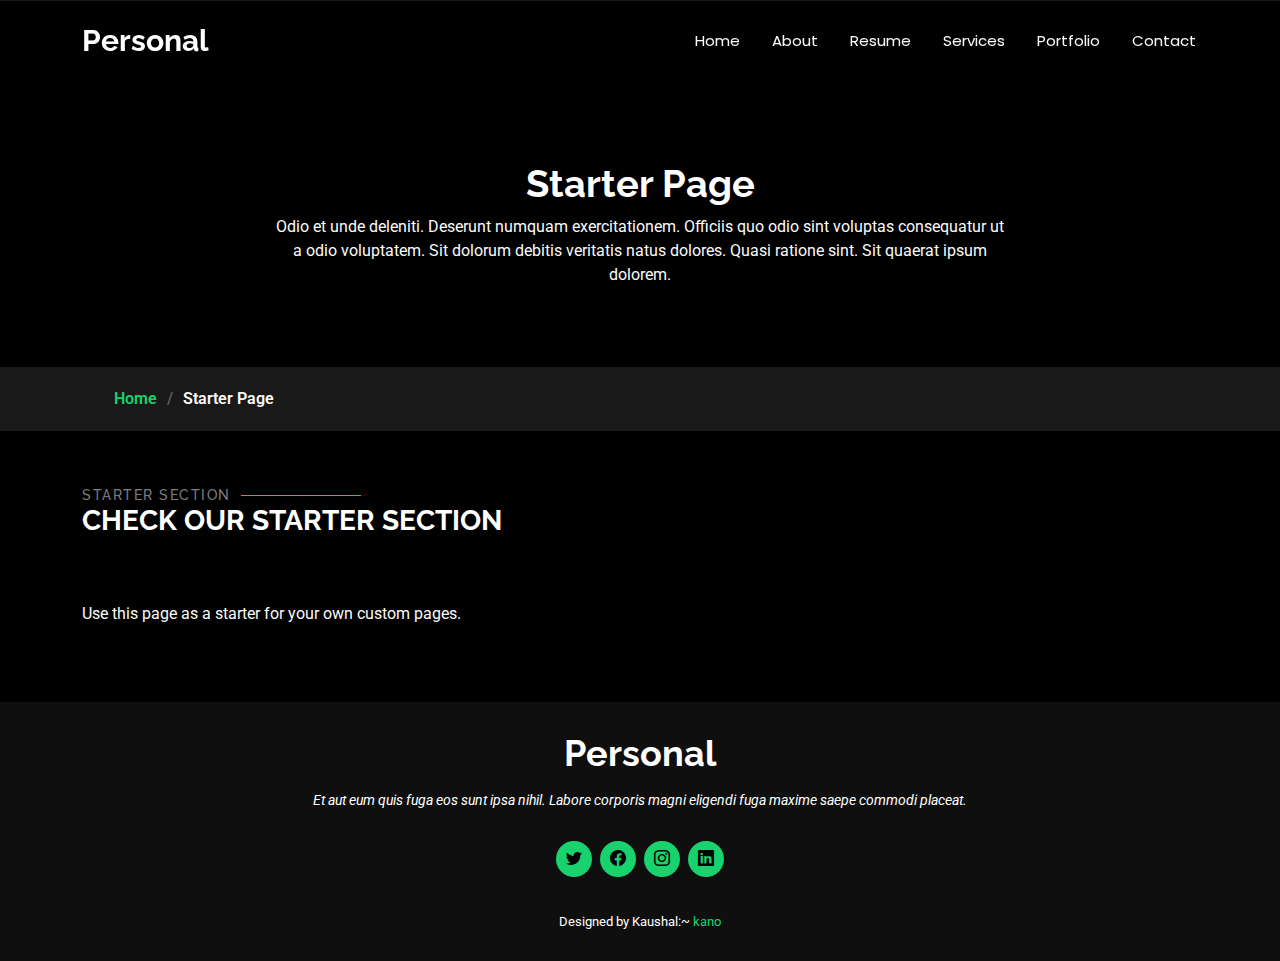
<file: starter-page.html>
<!DOCTYPE html>
<html lang="en">

<head>
  <meta charset="utf-8">
  <meta content="width=device-width, initial-scale=1.0" name="viewport">
  <title>Portfolio</title>
  <meta name="description" content="">
  <meta name="keywords" content="">

  <!-- Favicons -->
  <!-- <link href="assets/img/favicon.png" rel="icon">
  <link href="assets/img/apple-touch-icon.png" rel="apple-touch-icon"> -->

  <!-- Fonts -->
  <link href="https://fonts.googleapis.com" rel="preconnect">
  <link href="https://fonts.gstatic.com" rel="preconnect" crossorigin>
  <link href="https://fonts.googleapis.com/css2?family=Roboto:ital,wght@0,100;0,300;0,400;0,500;0,700;0,900;1,100;1,300;1,400;1,500;1,700;1,900&family=Poppins:ital,wght@0,100;0,200;0,300;0,400;0,500;0,600;0,700;0,800;0,900;1,100;1,200;1,300;1,400;1,500;1,600;1,700;1,800;1,900&family=Raleway:ital,wght@0,100;0,200;0,300;0,400;0,500;0,600;0,700;0,800;0,900;1,100;1,200;1,300;1,400;1,500;1,600;1,700;1,800;1,900&display=swap" rel="stylesheet">

  <!-- Vendor CSS Files -->
  <link href="assets/vendor/bootstrap/css/bootstrap.min.css" rel="stylesheet">
  <link href="assets/vendor/bootstrap-icons/bootstrap-icons.css" rel="stylesheet">
  <link href="assets/vendor/aos/aos.css" rel="stylesheet">
  <link href="assets/vendor/swiper/swiper-bundle.min.css" rel="stylesheet">
  <link href="assets/vendor/glightbox/css/glightbox.min.css" rel="stylesheet">

  <!-- Main CSS File -->
  <link href="assets/css/main.css" rel="stylesheet">

  
</head>

<body class="starter-page-page">

  <header id="header" class="header d-flex align-items-center fixed-top">
    <div class="container-fluid container-xl position-relative d-flex align-items-center justify-content-between">

      <a href="index.html" class="logo d-flex align-items-center">
        <!-- Uncomment the line below if you also wish to use an image logo -->
        <!-- <img src="assets/img/logo.png" alt=""> -->
        <h1 class="sitename">Personal</h1>
      </a>

      <nav id="navmenu" class="navmenu">
        <ul>
          <li><a href="index.html">Home</a></li>
          <li><a href="about.html">About</a></li>
          <li><a href="resume.html">Resume</a></li>
          <li><a href="services.html">Services</a></li>
          <li><a href="portfolio.html">Portfolio</a></li>
          <!-- <li class="dropdown"><a href="#"><span>Dropdown</span> <i class="bi bi-chevron-down toggle-dropdown"></i></a>
            <ul>
              <li><a href="#">Dropdown 1</a></li>
              <li class="dropdown"><a href="#"><span>Deep Dropdown</span> <i class="bi bi-chevron-down toggle-dropdown"></i></a>
                <ul>
                  <li><a href="#">Deep Dropdown 1</a></li>
                  <li><a href="#">Deep Dropdown 2</a></li>
                  <li><a href="#">Deep Dropdown 3</a></li>
                  <li><a href="#">Deep Dropdown 4</a></li>
                  <li><a href="#">Deep Dropdown 5</a></li>
                </ul>
              </li>
              <li><a href="#">Dropdown 2</a></li>
              <li><a href="#">Dropdown 3</a></li>
              <li><a href="#">Dropdown 4</a></li>
            </ul>
          </li> -->
          <li><a href="contact.html">Contact</a></li>
        </ul>
        <i class="mobile-nav-toggle d-xl-none bi bi-list"></i>
      </nav>

    </div>
  </header>

  <main class="main">

    <!-- Page Title -->
    <div class="page-title" data-aos="fade">
      <div class="heading">
        <div class="container">
          <div class="row d-flex justify-content-center text-center">
            <div class="col-lg-8">
              <h1>Starter Page</h1>
              <p class="mb-0">Odio et unde deleniti. Deserunt numquam exercitationem. Officiis quo odio sint voluptas consequatur ut a odio voluptatem. Sit dolorum debitis veritatis natus dolores. Quasi ratione sint. Sit quaerat ipsum dolorem.</p>
            </div>
          </div>
        </div>
      </div>
      <nav class="breadcrumbs">
        <div class="container">
          <ol>
            <li><a href="index.html">Home</a></li>
            <li class="current">Starter Page</li>
          </ol>
        </div>
      </nav>
    </div><!-- End Page Title -->

    <!-- Starter Section Section -->
    <section id="starter-section" class="starter-section section">

      <!-- Section Title -->
      <div class="container section-title" data-aos="fade-up">
        <h2>Starter Section</h2>
        <div><span>Check Our</span> <span class="description-title">Starter Section</span></div>
      </div><!-- End Section Title -->

      <div class="container" data-aos="fade-up">
        <p>Use this page as a starter for your own custom pages.</p>
      </div>

    </section><!-- /Starter Section Section -->

  </main>

  <footer id="footer" class="footer dark-background">
    <div class="container">
      <h3 class="sitename">Personal</h3>
      <p>Et aut eum quis fuga eos sunt ipsa nihil. Labore corporis magni eligendi fuga maxime saepe commodi placeat.</p>
      <div class="social-links d-flex justify-content-center">
        <a href=""><i class="bi bi-twitter"></i></a>
        <a href=""><i class="bi bi-facebook"></i></a>
        <a href=""><i class="bi bi-instagram"></i></a>
        <!-- <a href=""><i class="bi bi-skype"></i></a> -->
        <a href=""><i class="bi bi-linkedin"></i></a>
      </div>
      <div class="container">
        <!-- <div class="copyright">
          <span>Copyright</span> <strong class="px-1 sitename">Personal</strong> <span>All Rights Reserved</span>
        </div> -->
        <div class="credits">
          <!-- All the links in the footer should remain intact. -->
          <!-- You can delete the links only if you've purchased the pro version. -->
          <!-- Licensing information: https://bootstrapmade.com/license/ -->
          <!-- Purchase the pro version with working PHP/AJAX contact form: [buy-url] -->
          Designed by Kaushal:~ <a href="kanopatel793@gmail.com">kano</a>
        </div>
      </div>
    </div>
  </footer>

  <!-- Scroll Top -->
  <a href="#" id="scroll-top" class="scroll-top d-flex align-items-center justify-content-center"><i class="bi bi-arrow-up-short"></i></a>

  <!-- Preloader -->
  <div id="preloader"></div>

  <!-- Vendor JS Files -->
  <script src="assets/vendor/bootstrap/js/bootstrap.bundle.min.js"></script>
  <script src="assets/vendor/php-email-form/validate.js"></script>
  <script src="assets/vendor/aos/aos.js"></script>
  <script src="assets/vendor/typed.js/typed.umd.js"></script>
  <script src="assets/vendor/purecounter/purecounter_vanilla.js"></script>
  <script src="assets/vendor/waypoints/noframework.waypoints.js"></script>
  <script src="assets/vendor/swiper/swiper-bundle.min.js"></script>
  <script src="assets/vendor/glightbox/js/glightbox.min.js"></script>
  <script src="assets/vendor/imagesloaded/imagesloaded.pkgd.min.js"></script>
  <script src="assets/vendor/isotope-layout/isotope.pkgd.min.js"></script>

  <!-- Main JS File -->
  <script src="assets/js/main.js"></script>

</body>

</html>
</file>
<file: assets/css/main.css>
/**
* Template Name: Personal
* Template URL: https://bootstrapmade.com/personal-free-resume-bootstrap-template/
* Updated: Aug 07 2024 with Bootstrap v5.3.3
* Author: BootstrapMade.com
* License: https://bootstrapmade.com/license/
*/

/*--------------------------------------------------------------
# Font & Color Variables
# Help: https://bootstrapmade.com/color-system/
--------------------------------------------------------------*/
/* Fonts */
:root {
  --default-font: "Roboto",  system-ui, -apple-system, "Segoe UI", Roboto, "Helvetica Neue", Arial, "Noto Sans", "Liberation Sans", sans-serif, "Apple Color Emoji", "Segoe UI Emoji", "Segoe UI Symbol", "Noto Color Emoji";
  --heading-font: "Raleway",  sans-serif;
  --nav-font: "Poppins",  sans-serif;
}

/* Global Colors - The following color variables are used throughout the website. Updating them here will change the color scheme of the entire website */
:root { 
  --background-color: #000000; /* Background color for the entire website, including individual sections */
  --default-color: #fafafa; /* Default color used for the majority of the text content across the entire website */
  --heading-color: #ffffff; /* Color for headings, subheadings and title throughout the website */
  --accent-color: #18d26e; /* Accent color that represents your brand on the website. It's used for buttons, links, and other elements that need to stand out */
  --surface-color: #1a1a1a; /* The surface color is used as a background of boxed elements within sections, such as cards, icon boxes, or other elements that require a visual separation from the global background. */
  --contrast-color: #000000; /* Contrast color for text, ensuring readability against backgrounds of accent, heading, or default colors. */
}

/* Nav Menu Colors - The following color variables are used specifically for the navigation menu. They are separate from the global colors to allow for more customization options */
:root {
  --nav-color: #fafafa;  /* The default color of the main navmenu links */
  --nav-hover-color: #18d26e; /* Applied to main navmenu links when they are hovered over or active */
  --nav-mobile-background-color: #1a1a1a; /* Used as the background color for mobile navigation menu */
  --nav-dropdown-background-color: #1a1a1a; /* Used as the background color for dropdown items that appear when hovering over primary navigation items */
  --nav-dropdown-color: #fafafa; /* Used for navigation links of the dropdown items in the navigation menu. */
  --nav-dropdown-hover-color: #18d26e; /* Similar to --nav-hover-color, this color is applied to dropdown navigation links when they are hovered over. */
}

/* Color Presets - These classes override global colors when applied to any section or element, providing reuse of the sam color scheme. */

.light-background {
  --background-color: #1a1a1a;
  --surface-color: #343434;
}

.dark-background {
  --background-color: rgba(15, 15, 15, 0.975);
  --default-color: #ffffff;
  --heading-color: #ffffff;
  --surface-color: #292929f9;
  --contrast-color: #000000;
}

/* Smooth scroll */
:root {
  scroll-behavior: smooth;
}

/*--------------------------------------------------------------
# General Styling & Shared Classes
--------------------------------------------------------------*/
body {
  color: var(--default-color);
  background-color: var(--background-color);
  font-family: var(--default-font);
}

a {
  color: var(--accent-color);
  text-decoration: none;
  transition: 0.3s;
}

a:hover {
  color: color-mix(in srgb, var(--accent-color), transparent 25%);
  text-decoration: none;
}

h1,
h2,
h3,
h4,
h5,
h6 {
  color: var(--heading-color);
  font-family: var(--heading-font);
}

/* PHP Email Form Messages
------------------------------*/
.php-email-form .error-message {
  display: none;
  background: #df1529;
  color: #ffffff;
  text-align: left;
  padding: 15px;
  margin-bottom: 24px;
  font-weight: 600;
}

.php-email-form .sent-message {
  display: none;
  color: #ffffff;
  background: #059652;
  text-align: center;
  padding: 15px;
  margin-bottom: 24px;
  font-weight: 600;
}

.php-email-form .loading {
  display: none;
  background: var(--surface-color);
  text-align: center;
  padding: 15px;
  margin-bottom: 24px;
}

.php-email-form .loading:before {
  content: "";
  display: inline-block;
  border-radius: 50%;
  width: 24px;
  height: 24px;
  margin: 0 10px -6px 0;
  border: 3px solid var(--accent-color);
  border-top-color: var(--surface-color);
  animation: php-email-form-loading 1s linear infinite;
}

@keyframes php-email-form-loading {
  0% {
    transform: rotate(0deg);
  }

  100% {
    transform: rotate(360deg);
  }
}

/*--------------------------------------------------------------
# Global Header
--------------------------------------------------------------*/
.header {
  --background-color: rgba(0, 0, 0, 0);
  color: var(--default-color);
  background-color: var(--background-color);
  padding: 15px 0;
  transition: all 0.5s;
  z-index: 997;
}

.header .logo {
  line-height: 1;
}

.header .logo img {
  max-height: 32px;
  margin-right: 8px;
}

.header .logo h1 {
  font-size: 30px;
  margin: 0;
  font-weight: 700;
  color: var(--heading-color);
}

.scrolled .header {
  box-shadow: 0px 0 18px rgba(0, 0, 0, 0.1);
}

/* Global Header on Scroll
------------------------------*/
.scrolled .header {
  --background-color: rgba(0, 0, 0, 0.8);
}

/*--------------------------------------------------------------
# Navigation Menu
--------------------------------------------------------------*/
/* Desktop Navigation */
@media (min-width: 1200px) {
  .navmenu {
    padding: 0;
  }

  .navmenu ul {
    margin: 0;
    padding: 0;
    display: flex;
    list-style: none;
    align-items: center;
  }

  .navmenu li {
    position: relative;
  }

  .navmenu>ul>li {
    white-space: nowrap;
    padding: 15px 14px;
  }

  .navmenu>ul>li:last-child {
    padding-right: 0;
  }

  .navmenu a,
  .navmenu a:focus {
    color: var(--nav-color);
    font-size: 15px;
    padding: 0 2px;
    font-family: var(--nav-font);
    font-weight: 400;
    display: flex;
    align-items: center;
    justify-content: space-between;
    white-space: nowrap;
    transition: 0.3s;
    position: relative;
  }

  .navmenu a i,
  .navmenu a:focus i {
    font-size: 12px;
    line-height: 0;
    margin-left: 5px;
    transition: 0.3s;
  }

  .navmenu>ul>li>a:before {
    content: "";
    position: absolute;
    height: 2px;
    bottom: -6px;
    left: 0;
    background-color: var(--nav-hover-color);
    visibility: hidden;
    width: 0px;
    transition: all 0.3s ease-in-out 0s;
  }

  .navmenu a:hover:before,
  .navmenu li:hover>a:before,
  .navmenu .active:before {
    visibility: visible;
    width: 25px;
  }

  .navmenu li:hover>a,
  .navmenu .active,
  .navmenu .active:focus {
    color: var(--nav-hover-color);
  }

  .navmenu .dropdown ul {
    margin: 0;
    padding: 10px 0;
    background: var(--nav-dropdown-background-color);
    display: block;
    position: absolute;
    visibility: hidden;
    left: 14px;
    top: 130%;
    opacity: 0;
    transition: 0.3s;
    border-radius: 4px;
    z-index: 99;
    box-shadow: 0px 0px 30px rgba(0, 0, 0, 0.1);
  }

  .navmenu .dropdown ul li {
    min-width: 200px;
  }

  .navmenu .dropdown ul a {
    padding: 10px 20px;
    font-size: 15px;
    text-transform: none;
    color: var(--nav-dropdown-color);
  }

  .navmenu .dropdown ul a i {
    font-size: 12px;
  }

  .navmenu .dropdown ul a:hover,
  .navmenu .dropdown ul .active:hover,
  .navmenu .dropdown ul li:hover>a {
    color: var(--nav-dropdown-hover-color);
  }

  .navmenu .dropdown:hover>ul {
    opacity: 1;
    top: 100%;
    visibility: visible;
  }

  .navmenu .dropdown .dropdown ul {
    top: 0;
    left: -90%;
    visibility: hidden;
  }

  .navmenu .dropdown .dropdown:hover>ul {
    opacity: 1;
    top: 0;
    left: -100%;
    visibility: visible;
  }
}

/* Mobile Navigation */
@media (max-width: 1199px) {
  .mobile-nav-toggle {
    color: var(--nav-color);
    font-size: 28px;
    line-height: 0;
    margin-right: 10px;
    cursor: pointer;
    transition: color 0.3s;
  }

  .navmenu {
    padding: 0;
    z-index: 9997;
  }

  .navmenu ul {
    display: none;
    list-style: none;
    position: absolute;
    inset: 60px 20px 20px 20px;
    padding: 10px 0;
    margin: 0;
    border-radius: 6px;
    background-color: var(--nav-mobile-background-color);
    border: 1px solid color-mix(in srgb, var(--default-color), transparent 90%);
    box-shadow: none;
    overflow-y: auto;
    transition: 0.3s;
    z-index: 9998;
  }

  .navmenu a,
  .navmenu a:focus {
    color: var(--nav-dropdown-color);
    padding: 10px 20px;
    font-family: var(--nav-font);
    font-size: 17px;
    font-weight: 500;
    display: flex;
    align-items: center;
    justify-content: space-between;
    white-space: nowrap;
    transition: 0.3s;
  }

  .navmenu a i,
  .navmenu a:focus i {
    font-size: 12px;
    line-height: 0;
    margin-left: 5px;
    width: 30px;
    height: 30px;
    display: flex;
    align-items: center;
    justify-content: center;
    border-radius: 50%;
    transition: 0.3s;
    background-color: color-mix(in srgb, var(--accent-color), transparent 90%);
  }

  .navmenu a i:hover,
  .navmenu a:focus i:hover {
    background-color: var(--accent-color);
    color: var(--contrast-color);
  }

  .navmenu a:hover,
  .navmenu .active,
  .navmenu .active:focus {
    color: var(--nav-dropdown-hover-color);
  }

  .navmenu .active i,
  .navmenu .active:focus i {
    background-color: var(--accent-color);
    color: var(--contrast-color);
    transform: rotate(180deg);
  }

  .navmenu .dropdown ul {
    position: static;
    display: none;
    z-index: 99;
    padding: 10px 0;
    margin: 10px 20px;
    background-color: var(--nav-dropdown-background-color);
    transition: all 0.5s ease-in-out;
  }

  .navmenu .dropdown ul ul {
    background-color: rgba(33, 37, 41, 0.1);
  }

  .navmenu .dropdown>.dropdown-active {
    display: block;
    background-color: rgba(33, 37, 41, 0.03);
  }

  .mobile-nav-active {
    overflow: hidden;
  }

  .mobile-nav-active .mobile-nav-toggle {
    color: #fff;
    position: absolute;
    font-size: 32px;
    top: 15px;
    right: 15px;
    margin-right: 0;
    z-index: 9999;
  }

  .mobile-nav-active .navmenu {
    position: fixed;
    overflow: hidden;
    inset: 0;
    background: rgba(33, 37, 41, 0.8);
    transition: 0.3s;
  }

  .mobile-nav-active .navmenu>ul {
    display: block;
  }
}

/*--------------------------------------------------------------
# Global Footer
--------------------------------------------------------------*/
.footer {
  color: var(--default-color);
  background-color: var(--background-color);
  font-size: 14px;
  text-align: center;
  padding: 30px 0;
  position: relative;
}

.footer h3 {
  font-size: 36px;
  font-weight: 700;
  position: relative;
  padding: 0;
  margin: 0 0 15px 0;
}

.footer p {
  font-size: 15;
  font-style: italic;
  padding: 0;
  margin: 0 0 30px 0;
}

.footer .social-links {
  margin: 0 0 30px 0;
}

.footer .social-links a {
  font-size: 16px;
  display: flex;
  align-items: center;
  justify-content: center;
  background: var(--accent-color);
  color: var(--contrast-color);
  line-height: 1;
  margin: 0 4px;
  border-radius: 50%;
  text-align: center;
  width: 36px;
  height: 36px;
  transition: 0.3s;
}

.footer .social-links a:hover {
  background: color-mix(in srgb, var(--accent-color), transparent 20%);
  text-decoration: none;
}

.footer .copyright {
  padding-top: 25px;
  border-top: 1px solid color-mix(in srgb, var(--default-color), transparent 90%);
}

.footer .credits {
  font-size: 13px;
  padding-top: 5px;
}

/*--------------------------------------------------------------
# Preloader
--------------------------------------------------------------*/
#preloader {
  position: fixed;
  inset: 0;
  z-index: 999999;
  overflow: hidden;
  background: var(--background-color);
  transition: all 0.6s ease-out;
}

#preloader:before {
  content: "";
  position: fixed;
  top: calc(50% - 30px);
  left: calc(50% - 30px);
  border: 6px solid #ffffff;
  border-color: var(--accent-color) transparent var(--accent-color) transparent;
  border-radius: 50%;
  width: 60px;
  height: 60px;
  animation: animate-preloader 1.5s linear infinite;
}

@keyframes animate-preloader {
  0% {
    transform: rotate(0deg);
  }

  100% {
    transform: rotate(360deg);
  }
}

/*--------------------------------------------------------------
# Scroll Top Button
--------------------------------------------------------------*/
.scroll-top {
  position: fixed;
  visibility: hidden;
  opacity: 0;
  right: 15px;
  bottom: -15px;
  z-index: 99999;
  background-color: var(--accent-color);
  width: 44px;
  height: 44px;
  border-radius: 50px;
  transition: all 0.4s;
}

.scroll-top i {
  font-size: 24px;
  color: var(--contrast-color);
  line-height: 0;
}

.scroll-top:hover {
  background-color: color-mix(in srgb, var(--accent-color), transparent 20%);
  color: var(--contrast-color);
}

.scroll-top.active {
  visibility: visible;
  opacity: 1;
  bottom: 15px;
}

/*--------------------------------------------------------------
# Disable aos animation delay on mobile devices
--------------------------------------------------------------*/
@media screen and (max-width: 768px) {
  [data-aos-delay] {
    transition-delay: 0 !important;
  }
}

/*--------------------------------------------------------------
# Global Page Titles & Breadcrumbs
--------------------------------------------------------------*/
.page-title {
  color: var(--default-color);
  background-color: var(--background-color);
  position: relative;
}

.page-title .heading {
  padding: 160px 0 80px 0;
  border-top: 1px solid color-mix(in srgb, var(--default-color), transparent 90%);
}

.page-title .heading h1 {
  font-size: 38px;
  font-weight: 700;
}

.page-title nav {
  background-color: color-mix(in srgb, var(--default-color), transparent 90%);
  padding: 20px 0;
}

.page-title nav ol {
  display: flex;
  flex-wrap: wrap;
  list-style: none;
  margin: 0;
  font-size: 16px;
  font-weight: 600;
}

.page-title nav ol li+li {
  padding-left: 10px;
}

.page-title nav ol li+li::before {
  content: "/";
  display: inline-block;
  padding-right: 10px;
  color: color-mix(in srgb, var(--default-color), transparent 70%);
}

/*--------------------------------------------------------------
# Global Sections
--------------------------------------------------------------*/
section,
.section {
  color: var(--default-color);
  background-color: var(--background-color);
  padding: 60px 0;
  scroll-margin-top: 100px;
  overflow: clip;
}

@media (max-width: 1199px) {

  section,
  .section {
    scroll-margin-top: 66px;
  }
}

/*--------------------------------------------------------------
# Global Section Titles
--------------------------------------------------------------*/
.section-title {
  padding-bottom: 60px;
  position: relative;
}

.section-title h2 {
  font-size: 14px;
  font-weight: 500;
  padding: 0;
  line-height: 1px;
  margin: 0;
  letter-spacing: 1.5px;
  text-transform: uppercase;
  color: color-mix(in srgb, var(--default-color), transparent 50%);
  position: relative;
}

.section-title h2::after {
  content: "";
  width: 120px;
  height: 1px;
  display: inline-block;
  background: var(--accent-color);
  margin: 4px 10px;
}

.section-title div {
  color: var(--heading-color);
  margin: 0;
  margin: 0;
  font-size: 28px;
  font-weight: 700;
  text-transform: uppercase;
  font-family: var(--heading-font);
}

/*--------------------------------------------------------------
# Hero Section
--------------------------------------------------------------*/
.hero {
  width: 100%;
  min-height: 100vh;
  position: relative;
  padding: 80px 0;
  display: flex;
  align-items: center;
  justify-content: center;
}

.hero img {
  position: absolute;
  inset: 0;
  display: block;
  width: 100%;
  height: 100%;
  object-fit: cover;
  z-index: 1;
}

.hero .container {
  position: relative;
  z-index: 3;
}

.hero h2 {
  margin: 0;
  font-size: 64px;
  font-weight: 700;
}

.hero p {
  margin: 5px 0 0 0;
  font-size: 26px;
}

.hero p span {
  letter-spacing: 1px;
  border-bottom: 2px solid var(--accent-color);
}

.hero .social-links {
  margin-top: 25px;
}

.hero .social-links a {
  background-color: color-mix(in srgb, var(--default-color), transparent 90%);
  color: var(--default-color);
  font-size: 14px;
  width: 40px;
  height: 40px;
  border-radius: 50px;
  display: inline-flex;
  align-items: center;
  justify-content: center;
  margin-right: 20px;
  transition: 0.3s;
}

.hero .social-links a:hover {
  background-color: var(--accent-color);
}

@media (max-width: 768px) {
  .hero h2 {
    font-size: 32px;
  }

  .hero p {
    font-size: 20px;
  }
 
}

/*--------------------------------------------------------------
# About Section
--------------------------------------------------------------*/
.about .content h2 {
  font-weight: 700;
  font-size: 24px;
}

.about .content ul {
  list-style: none;
  padding: 0;
}

.about .content ul li {
  margin-bottom: 20px;
  display: flex;
  align-items: center;
}

.about .content ul strong {
  margin-right: 10px;
}

.about .content ul i {
  font-size: 16px;
  margin-right: 5px;
  color: var(--accent-color);
  line-height: 0;
}

/*--------------------------------------------------------------
# Stats Section
--------------------------------------------------------------*/
.stats i {
  background-color: var(--surface-color);
  color: var(--accent-color);
  box-shadow: 0px 2px 25px rgba(0, 0, 0, 0.1);
  width: 54px;
  height: 54px;
  font-size: 24px;
  border-radius: 50px;
  border: 2px solid var(--background-color);
  display: inline-flex;
  align-items: center;
  justify-content: center;
  position: relative;
  z-index: 1;
}

.stats .stats-item {
  background-color: var(--surface-color);
  margin-top: -27px;
  padding: 30px 30px 25px 30px;
  width: 100%;
  position: relative;
  text-align: center;
  box-shadow: 0px 2px 35px rgba(0, 0, 0, 0.1);
  border-radius: 4px;
  z-index: 0;
}

.stats .stats-item span {
  font-size: 36px;
  display: block;
  font-weight: 700;
  color: color-mix(in srgb, var(--default-color), transparent 20%);
}

.stats .stats-item p {
  padding: 0;
  margin: 0;
  font-family: var(--heading-font);
  font-size: 16px;
}

/*--------------------------------------------------------------
# Skills Section
--------------------------------------------------------------*/
.skills .progress {
  height: 60px;
  display: block;
  background: none;
  border-radius: 0;
}

.skills .progress .skill {
  color: var(--heading-color);
  padding: 0;
  margin: 0 0 6px 0;
  text-transform: uppercase;
  display: block;
  font-weight: 600;
  font-family: var(--heading-font);
}

.skills .progress .skill .val {
  float: right;
  font-style: normal;
}

.skills .progress-bar-wrap {
  background: color-mix(in srgb, var(--default-color), transparent 90%);
  height: 10px;
}

.skills .progress-bar {
  width: 1px;
  height: 10px;
  transition: 0.9s;
  background-color: var(--accent-color);
}

/*--------------------------------------------------------------
# Interests Section
--------------------------------------------------------------*/
.interests .features-item {
  background-color: var(--surface-color);
  display: flex;
  align-items: center;
  padding: 20px;
  transition: 0.3s;
  border: 1px solid color-mix(in srgb, var(--default-color), transparent 90%);
  position: relative;
}

.interests .features-item i {
  font-size: 32px;
  padding-right: 10px;
  line-height: 0;
}

.interests .features-item h3 {
  font-weight: 700;
  margin: 0;
  padding: 0;
  line-height: 1;
  font-size: 16px;
}

.interests .features-item h3 a {
  color: var(--heading-color);
  transition: 0.3s;
}

.interests .features-item:hover {
  border-color: var(--accent-color);
}

.interests .features-item:hover h3 a {
  color: var(--accent-color);
}

/*--------------------------------------------------------------
# Testimonials Section
--------------------------------------------------------------*/
.testimonials .testimonials-carousel,
.testimonials .testimonials-slider {
  overflow: hidden;
}

.testimonials .testimonial-item {
  box-sizing: content-box;
  min-height: 320px;
}

.testimonials .testimonial-item .testimonial-img {
  width: 90px;
  border-radius: 50%;
  margin: -40px 0 0 40px;
  position: relative;
  z-index: 2;
  border: 6px solid var(--background-color);
}

.testimonials .testimonial-item h3 {
  font-size: 18px;
  font-weight: bold;
  margin: 10px 0 5px 45px;
}

.testimonials .testimonial-item h4 {
  font-size: 14px;
  color: color-mix(in srgb, var(--default-color), transparent 20%);
  margin: 0 0 0 45px;
}

.testimonials .testimonial-item .quote-icon-left,
.testimonials .testimonial-item .quote-icon-right {
  color: color-mix(in srgb, var(--accent-color), transparent 50%);
  font-size: 26px;
  line-height: 0;
}

.testimonials .testimonial-item .quote-icon-left {
  display: inline-block;
  left: -5px;
  position: relative;
}

.testimonials .testimonial-item .quote-icon-right {
  display: inline-block;
  right: -5px;
  position: relative;
  top: 10px;
  transform: scale(-1, -1);
}

.testimonials .testimonial-item p {
  font-style: italic;
  margin: 0 15px 0 15px;
  padding: 20px 20px 60px 20px;
  background: var(--surface-color);
  border-radius: 6px;
  position: relative;
  z-index: 1;
}

.testimonials .swiper-wrapper {
  height: auto;
}

.testimonials .swiper-pagination {
  margin-top: 20px;
  position: relative;
}

.testimonials .swiper-pagination .swiper-pagination-bullet {
  width: 12px;
  height: 12px;
  background-color: var(--background-color);
  opacity: 1;
  border: 1px solid var(--accent-color);
}

.testimonials .swiper-pagination .swiper-pagination-bullet-active {
  background-color: var(--accent-color);
}

/*--------------------------------------------------------------
# Resume Section
--------------------------------------------------------------*/
.resume .resume-title {
  color: var(--heading-color);
  font-size: 26px;
  font-weight: 700;
  margin-top: 20px;
  margin-bottom: 20px;
}

.resume .resume-item {
  padding: 0 0 20px 20px;
  margin-top: -2px;
  border-left: 2px solid var(--accent-color);
  position: relative;
}

.resume .resume-item h4 {
  line-height: 18px;
  font-size: 18px;
  font-weight: 600;
  text-transform: uppercase;
  color: color-mix(in srgb, var(--default-color), transparent 20%);
  margin-bottom: 10px;
}

.resume .resume-item h5 {
  font-size: 16px;
  padding: 5px 15px;
  display: inline-block;
  font-weight: 600;
  margin-bottom: 10px;
}

.resume .resume-item ul {
  padding-left: 20px;
}

.resume .resume-item ul li {
  padding-bottom: 10px;
}

.resume .resume-item:last-child {
  padding-bottom: 0;
}

.resume .resume-item::before {
  content: "";
  position: absolute;
  width: 16px;
  height: 16px;
  border-radius: 50px;
  left: -9px;
  top: 0;
  background: var(--background-color);
  border: 2px solid var(--accent-color);
}

/*--------------------------------------------------------------
# Services Section
--------------------------------------------------------------*/
.services .service-item {
  background-color: var(--surface-color);
  text-align: center;
  padding: 80px 20px;
  transition: all ease-in-out 0.3s;
  height: 100%;
}

.services .service-item .icon {
  margin: 0 auto;
  width: 64px;
  height: 64px;
  background: var(--accent-color);
  border-radius: 4px;
  display: flex;
  align-items: center;
  justify-content: center;
  margin-bottom: 20px;
  transition: 0.3s;
  transform-style: preserve-3d;
}

.services .service-item .icon i {
  color: var(--contrast-color);
  font-size: 28px;
  transition: ease-in-out 0.3s;
}

.services .service-item .icon::before {
  position: absolute;
  content: "";
  left: -8px;
  top: -8px;
  height: 100%;
  width: 100%;
  background: color-mix(in srgb, var(--accent-color), transparent 80%);
  border-radius: 5px;
  transition: all 0.3s ease-out 0s;
  transform: translateZ(-1px);
}

.services .service-item h3 {
  font-weight: 700;
  margin: 10px 0 15px 0;
  font-size: 22px;
}

.services .service-item p {
  line-height: 24px;
  font-size: 14px;
  margin-bottom: 0;
}

.services .service-item:hover {
  background: var(--accent-color);
  border-color: var(--accent-color);
}

.services .service-item:hover .icon {
  background: var(--surface-color);
}

.services .service-item:hover .icon i {
  color: var(--accent-color);
}

.services .service-item:hover .icon::before {
  background: color-mix(in srgb, var(--background-color), transparent 70%);
}

.services .service-item:hover h3,
.services .service-item:hover p {
  color: var(--contrast-color);
}

/*--------------------------------------------------------------
# Service Details Section
--------------------------------------------------------------*/
.service-details .services-list {
  background-color: var(--surface-color);
  padding: 10px 30px;
  border: 1px solid color-mix(in srgb, var(--default-color), transparent 90%);
  margin-bottom: 20px;
}

.service-details .services-list a {
  display: block;
  line-height: 1;
  padding: 8px 0 8px 15px;
  border-left: 3px solid color-mix(in srgb, var(--default-color), transparent 70%);
  margin: 20px 0;
  color: color-mix(in srgb, var(--default-color), transparent 20%);
  transition: 0.3s;
}

.service-details .services-list a.active {
  color: var(--heading-color);
  font-weight: 700;
  border-color: var(--accent-color);
}

.service-details .services-list a:hover {
  border-color: var(--accent-color);
}

.service-details .services-img {
  margin-bottom: 20px;
}

.service-details h3 {
  font-size: 26px;
  font-weight: 700;
}

.service-details h4 {
  font-size: 20px;
  font-weight: 700;
}

.service-details p {
  font-size: 15px;
}

.service-details ul {
  list-style: none;
  padding: 0;
  font-size: 15px;
}

.service-details ul li {
  padding: 5px 0;
  display: flex;
  align-items: center;
}

.service-details ul i {
  font-size: 20px;
  margin-right: 8px;
  color: var(--accent-color);
}

/*--------------------------------------------------------------
# Portfolio Section
--------------------------------------------------------------*/
.portfolio .portfolio-filters {
  padding: 0;
  margin: 0 auto 20px auto;
  list-style: none;
  text-align: center;
}

.portfolio .portfolio-filters li {
  cursor: pointer;
  display: inline-block;
  padding: 0;
  font-size: 18px;
  font-weight: 500;
  margin: 0 10px;
  line-height: 1;
  margin-bottom: 5px;
  transition: all 0.3s ease-in-out;
}

.portfolio .portfolio-filters li:hover,
.portfolio .portfolio-filters li.filter-active {
  color: var(--accent-color);
}

.portfolio .portfolio-filters li:first-child {
  margin-left: 0;
}

.portfolio .portfolio-filters li:last-child {
  margin-right: 0;
}

@media (max-width: 575px) {
  .portfolio .portfolio-filters li {
    font-size: 14px;
    margin: 0 5px;
    
  }
}

.portfolio .portfolio-content {
  position: relative;
  overflow: hidden;
}

.portfolio .portfolio-content img {
  transition: 0.3s;
}

.portfolio .portfolio-content .portfolio-info {
  opacity: 0;
  position: absolute;
  inset: 0;
  z-index: 3;
  transition: all ease-in-out 0.3s;
  background: rgba(0, 0, 0, 0.6);
  padding: 15px;
}

.portfolio .portfolio-content .portfolio-info h4 {
  font-size: 14px;
  padding: 5px 10px;
  font-weight: 400;
  color: #ffffff;
  display: inline-block;
  background-color: var(--accent-color);
}

.portfolio .portfolio-content .portfolio-info p {
  position: absolute;
  bottom: 10px;
  text-align: center;
  display: inline-block;
  left: 0;
  right: 0;
  font-size: 16px;
  font-weight: 600;
  color: rgba(255, 255, 255, 0.8);
}

.portfolio .portfolio-content .portfolio-info .preview-link,
.portfolio .portfolio-content .portfolio-info .details-link {
  position: absolute;
  left: calc(50% - 40px);
  font-size: 26px;
  top: calc(50% - 14px);
  color: #fff;
  transition: 0.3s;
  line-height: 1.2;
}

.portfolio .portfolio-content .portfolio-info .preview-link:hover,
.portfolio .portfolio-content .portfolio-info .details-link:hover {
  color: var(--accent-color);
}

.portfolio .portfolio-content .portfolio-info .details-link {
  left: 50%;
  font-size: 34px;
  line-height: 0;
}

.portfolio .portfolio-content:hover .portfolio-info {
  opacity: 1;
}

.portfolio .portfolio-content:hover img {
  transform: scale(1.1);
}

/*--------------------------------------------------------------
# Portfolio Details Section
--------------------------------------------------------------*/
.portfolio-details .portfolio-details-slider img {
  width: 100%;
}

.portfolio-details .portfolio-details-slider .swiper-pagination {
  margin-top: 20px;
  position: relative;
}

.portfolio-details .portfolio-details-slider .swiper-pagination .swiper-pagination-bullet {
  width: 12px;
  height: 12px;
  background-color: color-mix(in srgb, var(--default-color), transparent 85%);
  opacity: 1;
}

.portfolio-details .portfolio-details-slider .swiper-pagination .swiper-pagination-bullet-active {
  background-color: var(--accent-color);
}

.portfolio-details .portfolio-info {
  background-color: var(--surface-color);
  padding: 30px;
  box-shadow: 0px 0 30px rgba(0, 0, 0, 0.1);
}

.portfolio-details .portfolio-info h3 {
  font-size: 22px;
  font-weight: 700;
  margin-bottom: 20px;
  padding-bottom: 20px;
  border-bottom: 1px solid color-mix(in srgb, var(--default-color), transparent 85%);
}

.portfolio-details .portfolio-info ul {
  list-style: none;
  padding: 0;
  font-size: 15px;
}

.portfolio-details .portfolio-info ul li+li {
  margin-top: 10px;
}

.portfolio-details .portfolio-description {
  padding-top: 30px;
}

.portfolio-details .portfolio-description h2 {
  font-size: 26px;
  font-weight: 700;
  margin-bottom: 20px;
}

.portfolio-details .portfolio-description p {
  padding: 0;
  color: color-mix(in srgb, var(--default-color), transparent 30%);
}

/*--------------------------------------------------------------
# Starter Section Section
--------------------------------------------------------------*/


/*--------------------------------------------------------------
# Contact Section
--------------------------------------------------------------*/
.contact .info-item {
  box-shadow: 0px 0px 20px rgba(0, 0, 0, 0.1);
  padding: 20px 30px;
}

.contact .info-item .icon {
  color: var(--contrast-color);
  background-color: var(--accent-color);
  width: 56px;
  height: 56px;
  font-size: 24px;
  display: flex;
  justify-content: center;
  align-items: center;
  transition: all 0.3s ease-in-out;
  border-radius: 50%;
  margin-right: 15px;
}

.contact .info-item h3 {
  font-size: 18px;
  font-weight: 700;
  margin: 0 0 2px 0;
}

.contact .info-item p {
  padding: 0;
  margin-bottom: 0;
  font-size: 14px;
}

.contact .info-item .social-links a {
  font-size: 24px;
  display: inline-block;
  line-height: 1;
  margin: 4px 6px 0 0;
  transition: 0.3s;
  color: color-mix(in srgb, var(--default-color), transparent 50%);
}

.contact .info-item .social-links a:hover {
  color: var(--accent-color);
}

.contact .php-email-form {
  box-shadow: 0px 0px 20px rgba(0, 0, 0, 0.1);
  padding: 30px;
  margin-top: 30px;
}

@media (max-width: 575px) {
  .contact .php-email-form {
    padding: 20px;
  }
}

.contact .php-email-form input[type=text],
.contact .php-email-form input[type=email],
.contact .php-email-form textarea {
  color: var(--default-color);
  background-color: color-mix(in srgb, var(--background-color), transparent 50%);
  border-color: color-mix(in srgb, var(--default-color), transparent 80%);
  font-size: 14px;
  padding: 10px 15px;
  box-shadow: none;
  border-radius: 0;
}

.contact .php-email-form input[type=text]:focus,
.contact .php-email-form input[type=email]:focus,
.contact .php-email-form textarea:focus {
  border-color: var(--accent-color);
}

.contact .php-email-form input[type=text]::placeholder,
.contact .php-email-form input[type=email]::placeholder,
.contact .php-email-form textarea::placeholder {
  color: color-mix(in srgb, var(--default-color), transparent 70%);
}

.contact .php-email-form button[type=submit] {
  color: var(--contrast-color);
  background: var(--accent-color);
  border: 0;
  padding: 10px 30px;
  transition: 0.4s;
  border-radius: 50px;
}

.contact .php-email-form button[type=submit]:hover {
  background: color-mix(in srgb, var(--accent-color), transparent 20%);
}
</file>
